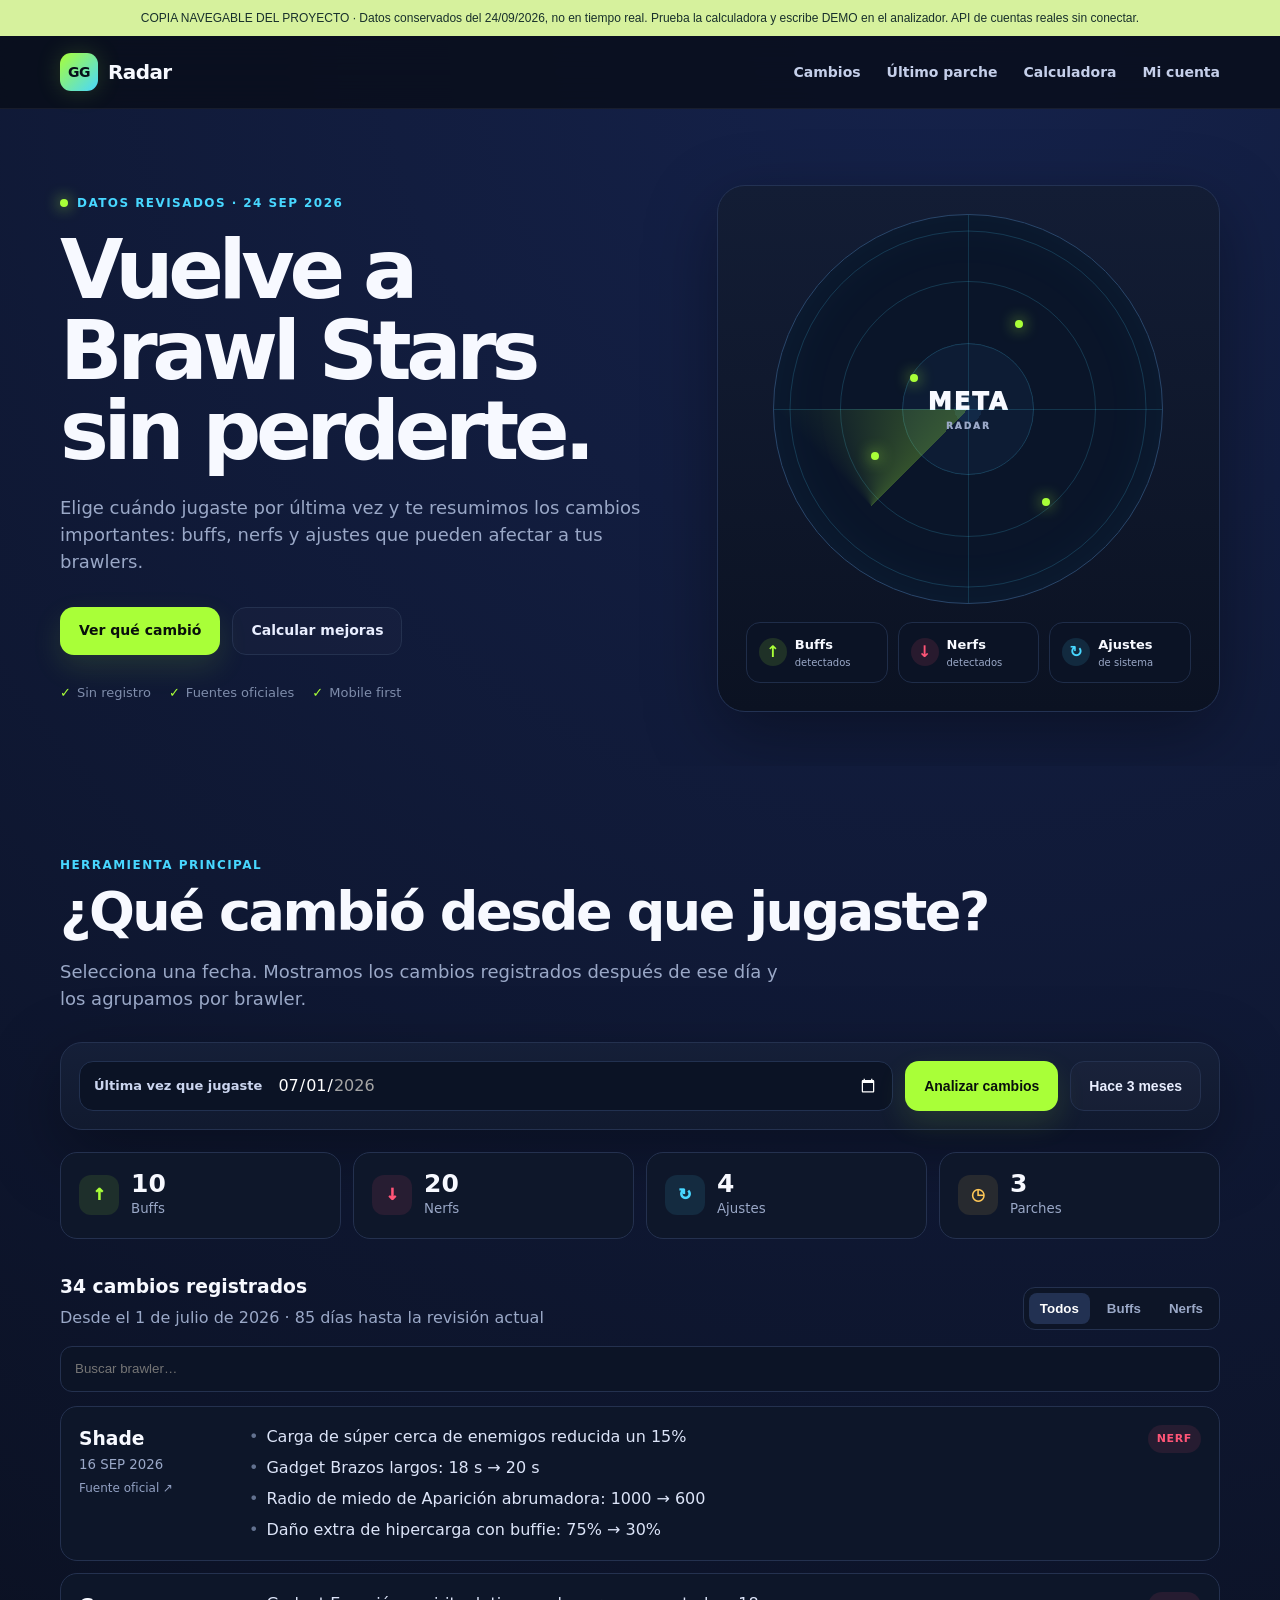
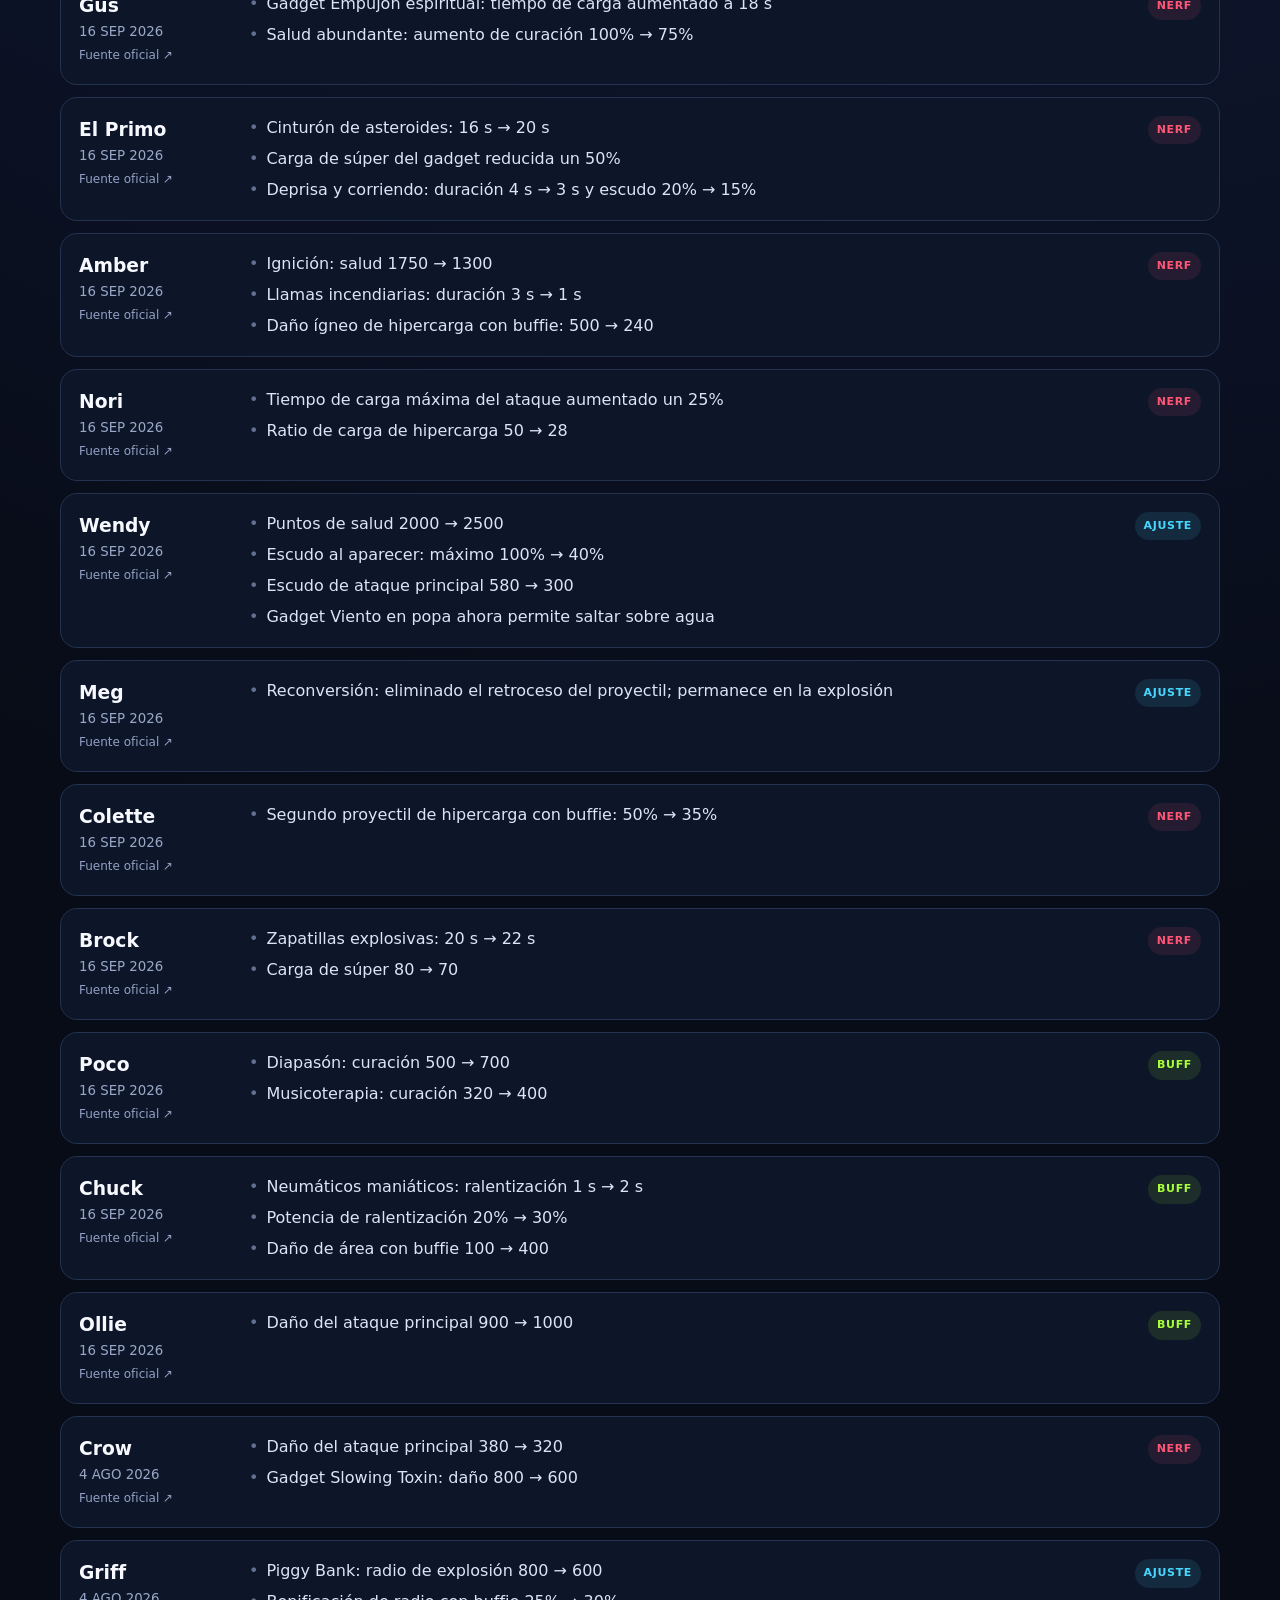
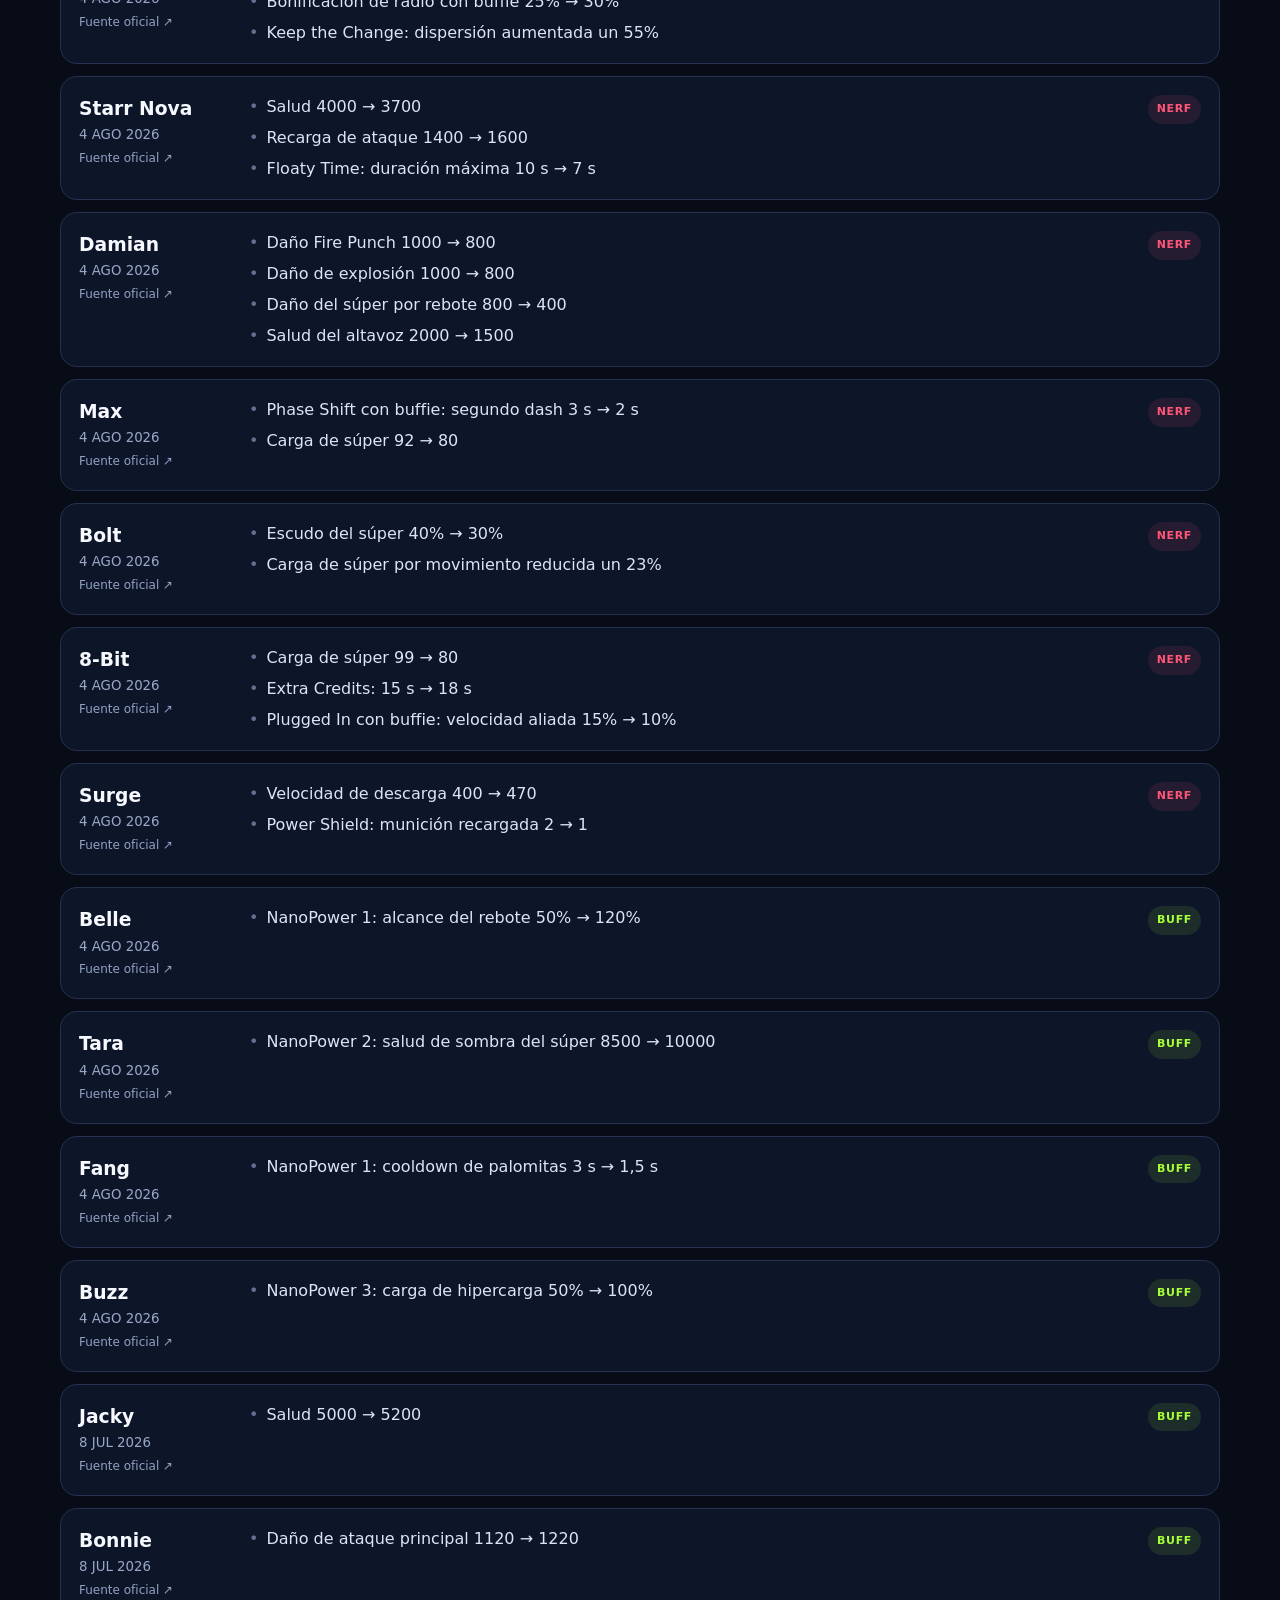
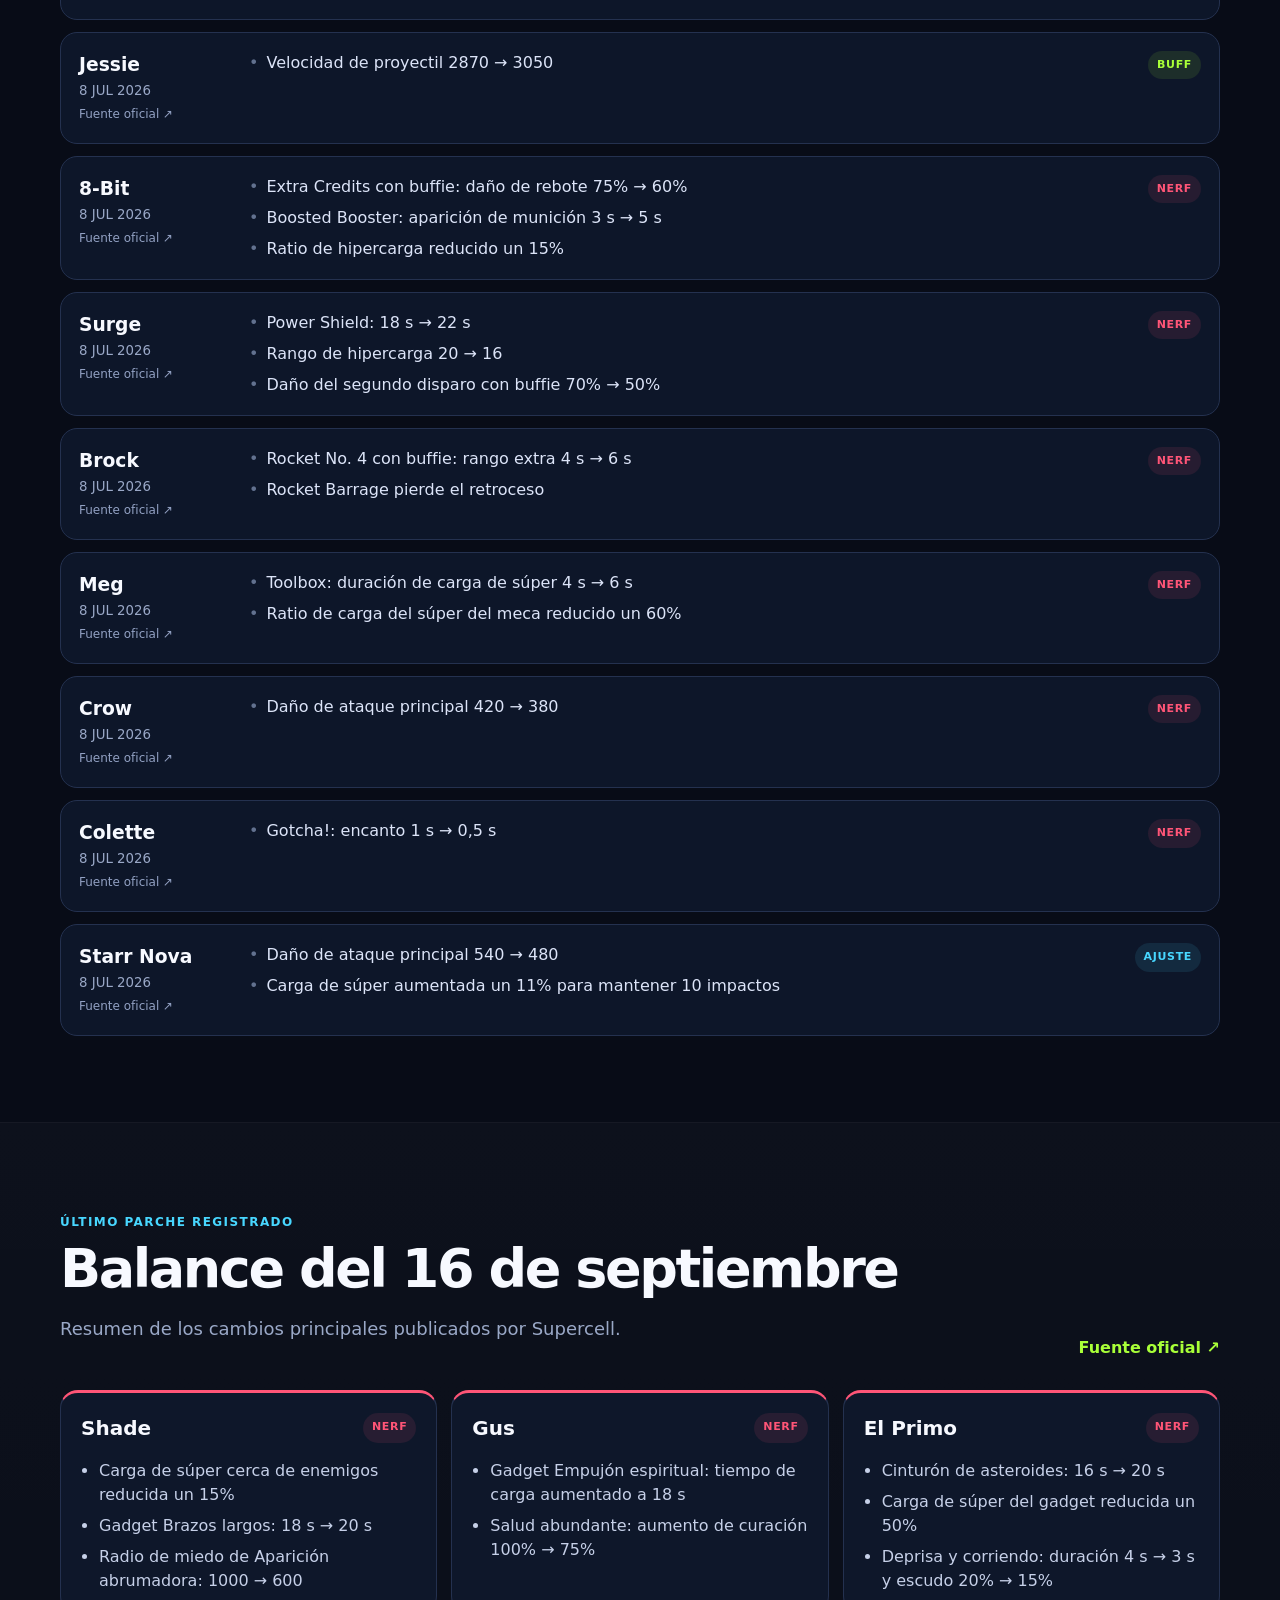
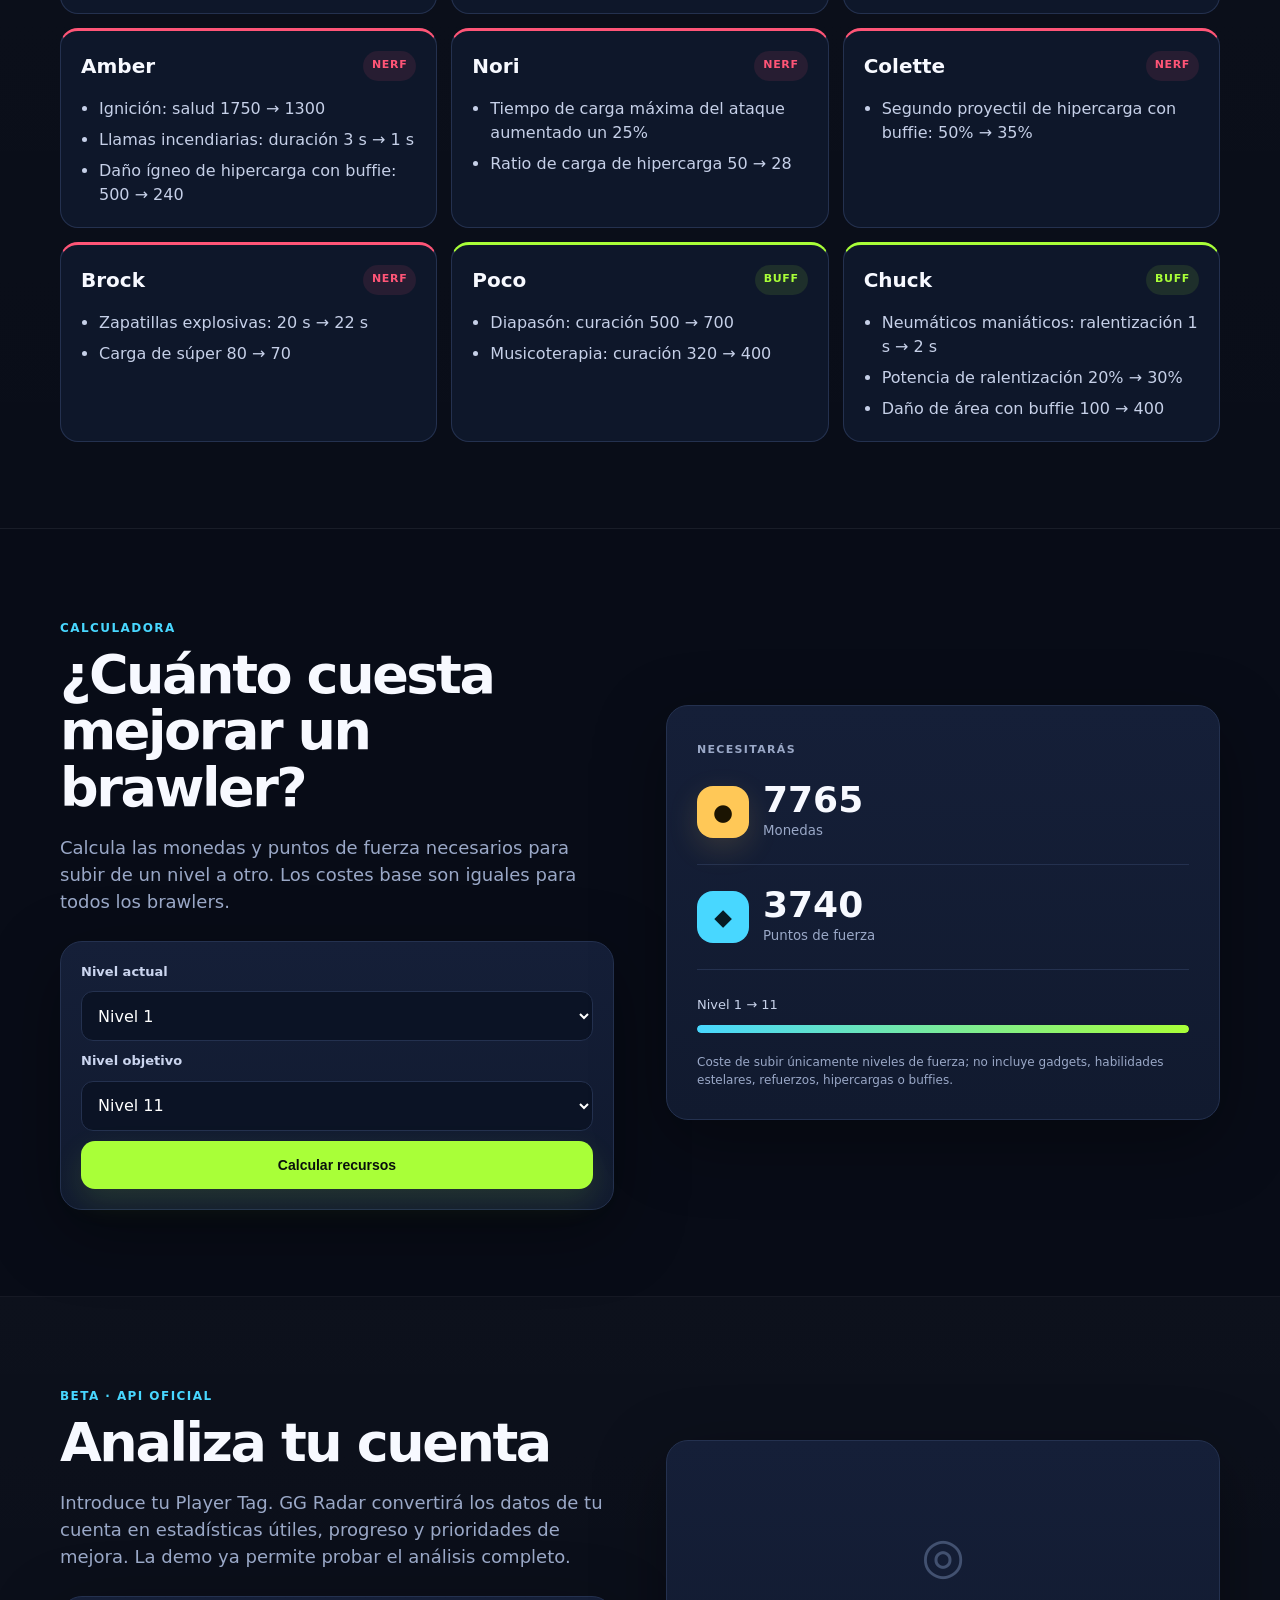
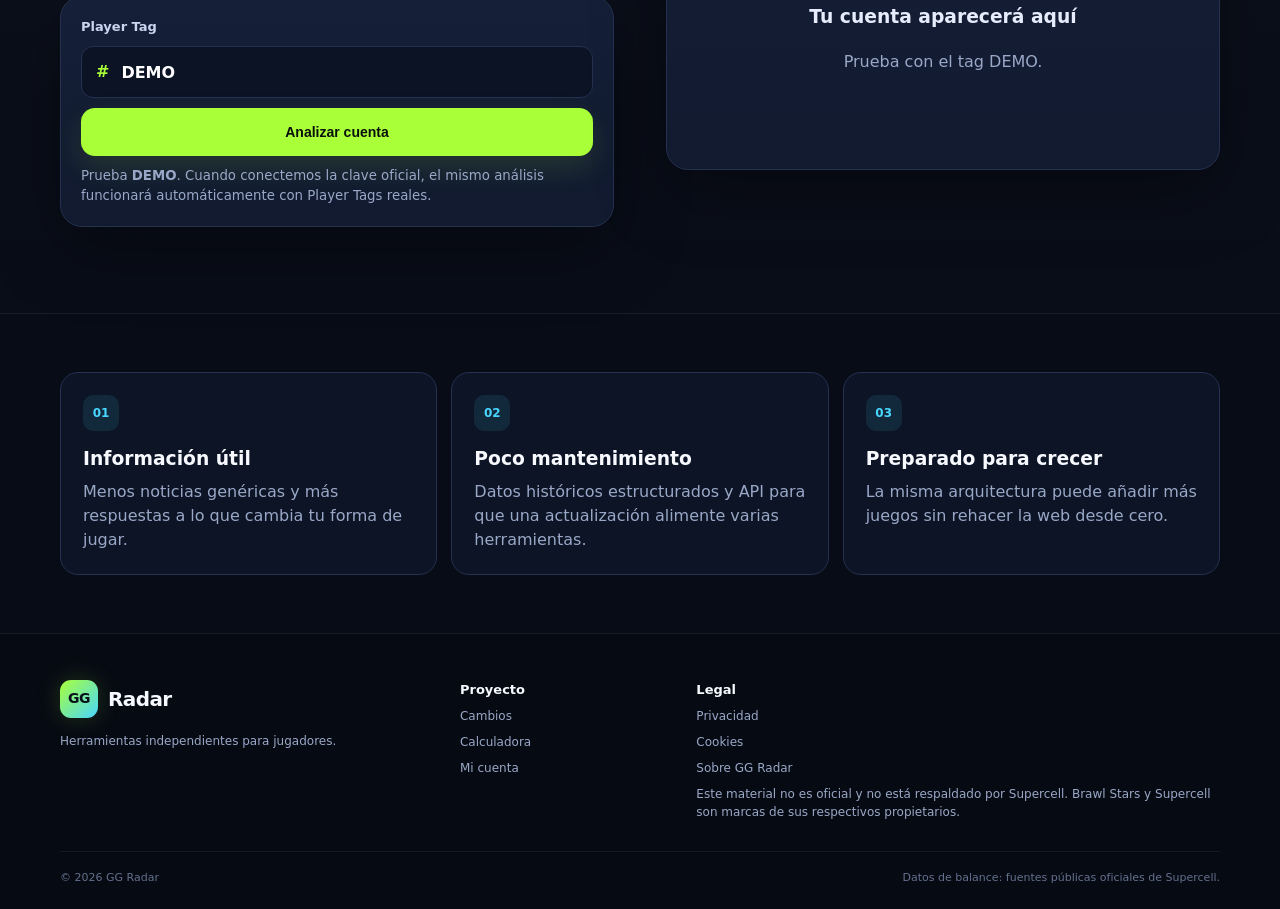
<file: apps/gg.html>
<!doctype html>
<html lang="es">
<head><meta http-equiv="Content-Security-Policy" content="default-src 'none'; script-src 'unsafe-inline'; style-src 'unsafe-inline'; img-src data: blob:; font-src data:; connect-src 'none'; form-action 'none'; base-uri 'none'"><meta name="robots" content="noindex,nofollow">
  <meta charset="utf-8" />
  <meta name="viewport" content="width=device-width, initial-scale=1" />
  <meta name="theme-color" content="#0b1020" />
  <meta name="description" content="Descubre los cambios de Brawl Stars desde la última vez que jugaste, revisa buffs y nerfs y calcula recursos de mejora." />
  <meta name="robots" content="index,follow" />
  <meta property="og:title" content="GG Radar — Cambios y herramientas para Brawl Stars" />
  <meta property="og:description" content="Qué cambió desde que jugaste, buffs, nerfs y calculadora de mejoras." />
  <meta property="og:type" content="website" />
  <meta property="og:url" content="https://kalidgpt-sketch.github.io/gg-radar/" />
  <link rel="canonical" href="https://kalidgpt-sketch.github.io/gg-radar/" />
  <title>GG Radar — Cambios y herramientas para Brawl Stars</title>
  <script type="application/ld+json">
  {
    "@context":"https://schema.org",
    "@type":"WebApplication",
    "name":"GG Radar",
    "url":"https://kalidgpt-sketch.github.io/gg-radar/",
    "applicationCategory":"GameApplication",
    "operatingSystem":"Web",
    "description":"Herramientas independientes para jugadores de Brawl Stars: cambios de balance, calculadora de mejoras y análisis de cuenta."
  }
  </script>
  <style>:root{
  --bg:#080c17; --bg-2:#0d1324; --card:#111a2f; --card-2:#151f38; --line:#24314f;
  --text:#f7f9ff; --muted:#9aa8c7; --lime:#a9ff38; --cyan:#48d7ff; --red:#ff5577; --amber:#ffc857;
  --radius:22px; --shadow:0 22px 70px rgba(0,0,0,.35);
}
*{box-sizing:border-box}
html{scroll-behavior:smooth}
body{margin:0;background:radial-gradient(circle at 75% 0,#15224b 0,transparent 28%),var(--bg);color:var(--text);font-family:Inter,ui-sans-serif,system-ui,-apple-system,BlinkMacSystemFont,"Segoe UI",sans-serif;line-height:1.5}
a{color:inherit;text-decoration:none}.shell{width:min(1160px,calc(100% - 36px));margin-inline:auto}.skip-link{position:absolute;left:-999px;top:0}.skip-link:focus{left:16px;top:16px;z-index:100;background:#fff;color:#000;padding:10px 14px;border-radius:10px}
.site-header{position:sticky;top:0;z-index:40;background:rgba(8,12,23,.76);backdrop-filter:blur(18px);border-bottom:1px solid rgba(255,255,255,.06)}.nav-wrap{height:72px;display:flex;align-items:center;gap:28px}.brand{display:inline-flex;align-items:center;gap:10px;font-weight:900;font-size:20px;letter-spacing:-.03em}.brand-mark{display:grid;place-items:center;width:38px;height:38px;border-radius:11px;background:linear-gradient(135deg,var(--lime),var(--cyan));color:#07101a;font-size:14px;box-shadow:0 0 24px rgba(169,255,56,.18)}.nav{display:flex;gap:26px;margin-left:auto;color:#c5cfea;font-size:14px;font-weight:650}.nav a:hover{color:#fff}.menu-btn{display:none;margin-left:auto;border:1px solid var(--line);background:var(--card);color:#fff;border-radius:10px;padding:8px 11px;font-size:20px}
.hero{padding:76px 0 54px;overflow:hidden}.hero-grid{display:grid;grid-template-columns:1.08fr .92fr;gap:66px;align-items:center}.eyebrow,.kicker{font-size:12px;font-weight:800;letter-spacing:.12em;text-transform:uppercase;color:var(--cyan)}.eyebrow{display:flex;align-items:center;gap:9px}.live-dot{width:8px;height:8px;border-radius:50%;background:var(--lime);box-shadow:0 0 15px var(--lime)}h1{font-size:clamp(47px,7vw,82px);line-height:.98;letter-spacing:-.065em;margin:18px 0 22px;max-width:790px}h2{font-size:clamp(34px,4.5vw,54px);letter-spacing:-.045em;line-height:1.04;margin:8px 0 14px}h3{margin:0}.hero-lead,.section-copy,.section-heading p{font-size:18px;color:var(--muted);max-width:720px}.hero-actions{display:flex;gap:12px;margin-top:32px}.button{display:inline-flex;align-items:center;justify-content:center;min-height:48px;border-radius:14px;border:1px solid transparent;padding:0 18px;font-weight:800;font-size:14px;cursor:pointer;transition:.2s transform,.2s background,.2s border-color}.button:hover{transform:translateY(-2px)}.button.primary{background:var(--lime);color:#09100c;box-shadow:0 12px 30px rgba(169,255,56,.12)}.button.ghost{border-color:var(--line);background:rgba(255,255,255,.02);color:#e9eeff}.button.full{width:100%}.trust-row{display:flex;gap:18px;margin-top:28px;color:#7f8dab;font-size:13px}.trust-row span:before{content:"✓";color:var(--lime);margin-right:6px}
.radar-card{background:linear-gradient(180deg,#131d35,#0b1222);border:1px solid #233253;border-radius:28px;padding:28px;box-shadow:var(--shadow);position:relative}.radar{width:min(390px,100%);aspect-ratio:1;margin:auto;border-radius:50%;position:relative;overflow:hidden;background:radial-gradient(circle,#122947 0 5%,#0d1c34 5% 24%,#0a1529 24%);border:1px solid #29466a;box-shadow:inset 0 0 65px rgba(72,215,255,.05)}.radar-ring{position:absolute;inset:50%;transform:translate(-50%,-50%);border:1px solid rgba(72,215,255,.18);border-radius:50%}.ring-1{width:34%;height:34%}.ring-2{width:66%;height:66%}.ring-3{width:92%;height:92%}.radar:before,.radar:after{content:"";position:absolute;background:rgba(72,215,255,.16)}.radar:before{width:1px;height:100%;left:50%}.radar:after{height:1px;width:100%;top:50%}.radar-sweep{position:absolute;inset:50% 50% auto auto;width:50%;height:50%;transform-origin:100% 100%;background:conic-gradient(from 45deg,transparent 0 75%,rgba(169,255,56,.26));animation:sweep 5.8s linear infinite}.blip{position:absolute;width:8px;height:8px;border-radius:50%;background:var(--lime);box-shadow:0 0 15px var(--lime)}.b1{top:27%;left:62%}.b2{top:61%;left:25%}.b3{top:73%;left:69%}.b4{top:41%;left:35%}.radar-center{position:absolute;inset:0;display:grid;place-content:center;text-align:center;font-size:24px;font-weight:950;letter-spacing:.08em}.radar-center small{font-size:9px;color:var(--muted)}@keyframes sweep{to{transform:rotate(360deg)}}.signal-list{display:grid;grid-template-columns:repeat(3,1fr);gap:10px;margin-top:18px}.signal-list div{padding:12px;border-radius:14px;background:#0b1325;border:1px solid #1f2d49;display:grid;grid-template-columns:auto 1fr;column-gap:8px;align-items:center}.signal-list b{font-size:13px}.signal-list small{grid-column:2;color:var(--muted);font-size:10px}.signal{grid-row:1/3;width:28px;height:28px;border-radius:50%;display:grid;place-items:center;font-weight:900}.signal.buff{background:rgba(169,255,56,.13);color:var(--lime)}.signal.nerf{background:rgba(255,85,119,.12);color:var(--red)}.signal.neutral{background:rgba(72,215,255,.12);color:var(--cyan)}
.section{padding:86px 0}.section.alt{background:linear-gradient(180deg,rgba(255,255,255,.018),rgba(255,255,255,.005));border-block:1px solid rgba(255,255,255,.05)}.section.compact{padding:58px 0}.section-heading{margin-bottom:30px}.section-heading.split{display:flex;align-items:end;justify-content:space-between;gap:30px}.text-link{color:var(--lime);font-weight:800;white-space:nowrap}.tool-card,.calc-result-card,.account-card{border-radius:var(--radius);background:linear-gradient(180deg,var(--card-2),var(--card));border:1px solid var(--line);box-shadow:var(--shadow)}.date-tool{display:grid;grid-template-columns:1fr auto auto;gap:12px;padding:18px}.date-input-wrap{display:grid;grid-template-columns:auto 1fr;align-items:center;gap:14px;background:#0b1325;border:1px solid #223150;border-radius:14px;padding:0 14px}.date-input-wrap label,.calc-form label,.account-form label{font-size:13px;font-weight:750;color:#cbd5ef}.date-input-wrap input{height:48px;background:transparent;border:0;color:#fff;font-weight:800;font:inherit;outline:0;color-scheme:dark}.results{margin-top:22px}.hidden{display:none}.summary-grid{display:grid;grid-template-columns:repeat(4,1fr);gap:12px}.metric{display:flex;gap:12px;align-items:center;padding:18px;background:#0e172a;border:1px solid var(--line);border-radius:17px}.metric-icon{width:40px;height:40px;border-radius:12px;display:grid;place-items:center;font-weight:950}.buff-bg{color:var(--lime);background:rgba(169,255,56,.1)}.nerf-bg{color:var(--red);background:rgba(255,85,119,.1)}.neutral-bg{color:var(--cyan);background:rgba(72,215,255,.1)}.date-bg{color:var(--amber);background:rgba(255,200,87,.1)}.metric strong{display:block;font-size:25px;line-height:1}.metric small{color:var(--muted)}.result-topline{display:flex;justify-content:space-between;align-items:end;gap:20px;margin:34px 0 16px}.result-topline p{color:var(--muted);margin:5px 0 0}.filter-tabs{display:flex;gap:6px;padding:5px;background:#0d1527;border:1px solid var(--line);border-radius:12px}.filter{border:0;background:transparent;color:var(--muted);padding:8px 11px;border-radius:8px;font-weight:750;cursor:pointer}.filter.active{background:#223152;color:#fff}.search-row input{width:100%;height:46px;border-radius:12px;border:1px solid var(--line);background:#0c1426;color:#fff;padding:0 14px;outline:0}.changes-list{display:grid;gap:12px;margin-top:14px}.change-card{background:#0d1629;border:1px solid var(--line);border-radius:17px;padding:18px;display:grid;grid-template-columns:150px 1fr auto;gap:20px;align-items:start}.change-head small{display:block;color:var(--muted);margin-top:2px}.change-details{display:grid;gap:7px;color:#dce4f8}.change-detail{display:flex;gap:8px;align-items:flex-start}.change-detail:before{content:"•";color:#62718f}.pill{border-radius:100px;padding:6px 9px;font-size:11px;font-weight:900;text-transform:uppercase;letter-spacing:.06em}.pill.buff{background:rgba(169,255,56,.1);color:var(--lime)}.pill.nerf{background:rgba(255,85,119,.1);color:var(--red)}.pill.adjust{background:rgba(72,215,255,.1);color:var(--cyan)}.source-link{font-size:12px;color:#92a1c3}.empty-state{text-align:center;padding:36px;border:1px dashed var(--line);border-radius:16px;color:var(--muted)}
.patch-grid{display:grid;grid-template-columns:repeat(3,1fr);gap:14px}.patch-card{padding:20px;background:#0e172a;border:1px solid var(--line);border-radius:18px}.patch-card .top{display:flex;justify-content:space-between;gap:12px;margin-bottom:16px}.patch-card h3{font-size:20px}.patch-card ul{padding-left:18px;color:#c6d0e8;margin:0}.patch-card li+li{margin-top:7px}.patch-card.nerf{border-top:3px solid var(--red)}.patch-card.buff{border-top:3px solid var(--lime)}
.ad-shell{padding-block:18px}.ad-shell[hidden]{display:none}.ad-slot{display:grid;place-items:center;text-align:center;border:1px dashed #31415f;border-radius:14px;color:#71809e;background:rgba(255,255,255,.018);letter-spacing:.12em;font-size:11px;overflow:hidden}.ad-slot span{font-weight:900}.ad-slot small{letter-spacing:0;font-size:9px}.ads-enabled .ad-wide{min-height:100px}.ads-enabled .ad-mid{min-height:120px}.ad-slot .adsbygoogle{display:block;width:100%;min-height:inherit}.privacy-choices{border:0;background:transparent;color:#c5cfea;padding:0;text-align:left;font:inherit;cursor:pointer}.privacy-choices:hover{color:#fff;text-decoration:underline}
.two-col{display:grid;grid-template-columns:1fr 1fr;gap:52px;align-items:center}.calc-form,.account-form{padding:20px;display:grid;gap:10px;margin-top:26px}.calc-form select{height:50px;border-radius:12px;border:1px solid var(--line);background:#0b1325;color:#fff;padding:0 12px;font:inherit}.calc-result-card{padding:30px}.calc-label{color:var(--muted);font-size:11px;font-weight:900;letter-spacing:.12em}.resource{display:flex;align-items:center;gap:14px;padding:22px 0;border-bottom:1px solid var(--line)}.resource strong{display:block;font-size:36px;line-height:1}.resource small{color:var(--muted)}.coin-icon,.pp-icon{width:52px;height:52px;border-radius:16px;display:grid;place-items:center;font-size:23px}.coin-icon{color:#1b1402;background:var(--amber);box-shadow:0 10px 30px rgba(255,200,87,.15)}.pp-icon{color:#061b24;background:var(--cyan)}.level-track{margin-top:22px}.level-track>span{font-size:13px;color:#c7d1e9}.track{height:8px;background:#0a1120;border-radius:99px;overflow:hidden;margin-top:9px}.track span{display:block;height:100%;width:100%;background:linear-gradient(90deg,var(--cyan),var(--lime));border-radius:99px}.calc-result-card p{color:var(--muted);font-size:12px;margin:20px 0 0}
.tag-line{display:flex;align-items:center;background:#0b1325;border:1px solid var(--line);border-radius:12px;padding-left:14px;font-weight:900;color:var(--lime)}.tag-line input{height:50px;flex:1;border:0;background:transparent;color:#fff;font:inherit;font-weight:850;outline:0;padding:0 12px}.account-form small{color:var(--muted)}.account-card{min-height:330px;padding:26px}.account-empty{height:100%;min-height:275px;display:grid;place-content:center;text-align:center;color:var(--muted)}.account-empty span{font-size:50px;color:#425170}.account-empty h3{color:#e6ecfb;margin:9px 0 3px}.profile-head{display:flex;justify-content:space-between;gap:16px;align-items:start;padding-bottom:18px;border-bottom:1px solid var(--line)}.profile-head h3{font-size:28px}.profile-tag{color:var(--muted)}.trophy{padding:8px 12px;border-radius:11px;background:rgba(255,200,87,.1);color:var(--amber);font-weight:900}.profile-stats{display:grid;grid-template-columns:repeat(3,1fr);gap:9px;margin-top:16px}.profile-stat{padding:14px;background:#0b1325;border:1px solid var(--line);border-radius:14px}.profile-stat strong{display:block;font-size:19px}.profile-stat small{color:var(--muted)}.affected{margin-top:18px}.affected h4{margin:0 0 8px}.affected-row{display:flex;justify-content:space-between;gap:10px;padding:10px 0;border-top:1px solid rgba(255,255,255,.05);font-size:13px}.affected-row span:last-child{color:var(--muted)}
.account-section-title{margin:22px 0 10px;font-size:14px;color:#e8eefc}
.account-note{margin:12px 0 0;padding:11px 12px;border:1px solid rgba(72,215,255,.16);border-radius:12px;background:rgba(72,215,255,.05);color:#9cacca;font-size:11px;line-height:1.5}
.progress-panel{margin-top:18px;padding:16px;background:#0b1325;border:1px solid var(--line);border-radius:15px}
.progress-top{display:flex;justify-content:space-between;gap:12px;align-items:end}.progress-top strong{font-size:17px}.progress-top span{font-size:12px;color:var(--muted)}
.account-progress{height:8px;margin:10px 0 12px;border-radius:99px;background:#17213a;overflow:hidden}.account-progress>span{display:block;height:100%;border-radius:inherit;background:linear-gradient(90deg,var(--cyan),var(--lime))}
.progress-meta{display:grid;grid-template-columns:repeat(3,1fr);gap:8px}.progress-meta div{padding:9px;border-radius:10px;background:#101a2f}.progress-meta b{display:block;font-size:14px}.progress-meta small{color:var(--muted);font-size:10px}
.resource-summary{display:grid;grid-template-columns:1fr 1fr;gap:9px;margin-top:10px}.resource-mini{padding:12px;border-radius:12px;background:#0b1325;border:1px solid var(--line)}.resource-mini strong{display:block;font-size:18px}.resource-mini small{color:var(--muted)}
.priority-list{display:grid;gap:10px}.priority-card{display:grid;grid-template-columns:auto 1fr auto;gap:12px;align-items:start;padding:13px;background:#0b1325;border:1px solid var(--line);border-radius:14px}.priority-rank{width:30px;height:30px;display:grid;place-items:center;border-radius:9px;background:rgba(169,255,56,.1);color:var(--lime);font-size:12px;font-weight:900}.priority-card h5{margin:0 0 4px;font-size:14px}.priority-card p{margin:0;color:var(--muted);font-size:11px;line-height:1.45}.priority-cost{text-align:right;font-size:11px;color:#aab6d1}.priority-cost b{display:block;color:#fff;font-size:12px}
.patch-impact{font-weight:800}.patch-impact.buff{color:var(--lime)}.patch-impact.nerf{color:var(--red)}.patch-impact.adjust{color:var(--cyan)}
@media (max-width:680px){.priority-card{grid-template-columns:auto 1fr}.priority-cost{grid-column:2;text-align:left}.progress-meta{grid-template-columns:1fr}.resource-summary{grid-template-columns:1fr 1fr}}
.why-grid{display:grid;grid-template-columns:repeat(3,1fr);gap:14px}.why-grid article{padding:22px;border:1px solid var(--line);border-radius:18px;background:#0c1425}.why-grid article>span{display:inline-grid;place-items:center;width:36px;height:36px;border-radius:10px;background:rgba(72,215,255,.1);color:var(--cyan);font-weight:900;font-size:12px}.why-grid h3{margin:14px 0 6px}.why-grid p{margin:0;color:var(--muted)}
.footer{border-top:1px solid rgba(255,255,255,.07);padding:46px 0 22px;background:#060a13}.footer-grid{display:grid;grid-template-columns:1.1fr .6fr 1.6fr;gap:40px}.footer-grid>div{display:flex;flex-direction:column;align-items:flex-start;gap:8px}.footer-grid strong{font-size:13px}.footer-grid a:not(.brand),.footer-grid p{font-size:12px;color:var(--muted);margin:0}.footer-brand{margin-bottom:6px}.legal{max-width:560px}.footer-bottom{margin-top:30px;padding-top:18px;border-top:1px solid rgba(255,255,255,.06);display:flex;justify-content:space-between;color:#64718e;font-size:11px}
@media (max-width:900px){.hero-grid,.two-col{grid-template-columns:1fr}.hero-grid{gap:38px}.radar-card{max-width:590px}.patch-grid{grid-template-columns:1fr 1fr}.date-tool{grid-template-columns:1fr 1fr}.date-input-wrap{grid-column:1/-1}.summary-grid{grid-template-columns:1fr 1fr}.change-card{grid-template-columns:120px 1fr}.change-card .pill{grid-column:2;justify-self:start}.footer-grid{grid-template-columns:1fr 1fr}.footer-grid>div:last-child{grid-column:1/-1}}
@media (max-width:680px){.shell{width:min(100% - 24px,1160px)}.site-header{position:sticky}.nav{display:none;position:absolute;top:64px;left:12px;right:12px;background:#10182b;border:1px solid var(--line);border-radius:14px;padding:12px;flex-direction:column;gap:0;box-shadow:var(--shadow)}.nav.open{display:flex}.nav a{padding:12px}.menu-btn{display:block}.hero{padding-top:46px}.hero-actions{flex-direction:column}.trust-row{flex-wrap:wrap}.radar-card{padding:18px}.signal-list{grid-template-columns:1fr}.section{padding:64px 0}.section-heading.split{align-items:flex-start;flex-direction:column}.date-tool{grid-template-columns:1fr}.date-input-wrap{grid-column:auto;grid-template-columns:1fr}.summary-grid,.patch-grid,.why-grid{grid-template-columns:1fr}.result-topline{align-items:flex-start;flex-direction:column}.change-card{grid-template-columns:1fr;gap:10px}.change-card .pill{grid-column:auto}.filter-tabs{width:100%}.filter{flex:1}.footer-grid{grid-template-columns:1fr}.footer-grid>div:last-child{grid-column:auto}.footer-bottom{gap:8px;flex-direction:column}.profile-stats{grid-template-columns:1fr 1fr}.resource strong{font-size:30px}}
@media (prefers-reduced-motion:reduce){html{scroll-behavior:auto}.radar-sweep{animation:none}.button{transition:none}}

</style>
<script>window.addEventListener('error',function(){parent.postMessage({type:'portfolio-app-error'},'*')});window.addEventListener('keydown',function(e){if(e.key!=='Escape')return;setTimeout(function(){if(!e.defaultPrevented&&!document.querySelector('dialog[open],[role=dialog][data-state=open]'))parent.postMessage({type:'portfolio-app-escape'},'*')},0)});document.addEventListener('click',function(e){if(e.defaultPrevented)return;const a=e.target.closest('a[href]');if(!a)return;const href=a.getAttribute('href');if(href&&href.startsWith('#')){const target=document.getElementById(href.slice(1));if(target){e.preventDefault();target.scrollIntoView({behavior:matchMedia('(prefers-reduced-motion:reduce)').matches?'auto':'smooth',block:'start'})}}});</script></head>
<body><div style="background:#d6f19d;color:#18302c;padding:9px 20px;text-align:center;font:12px Arial;line-height:1.5">COPIA NAVEGABLE DEL PROYECTO · Datos conservados del 24/09/2026, no en tiempo real. Prueba la calculadora y escribe DEMO en el analizador. API de cuentas reales sin conectar.</div>
  <a class="skip-link" href="#main">Saltar al contenido</a>
  <header class="site-header">
    <div class="shell nav-wrap">
      <a class="brand" href="#inicio" aria-label="GG Radar, inicio">
        <span class="brand-mark">GG</span><span>Radar</span>
      </a>
      <nav class="nav" aria-label="Navegación principal">
        <a href="#cambios">Cambios</a>
        <a href="#parche">Último parche</a>
        <a href="#calculadora">Calculadora</a>
        <a href="#cuenta">Mi cuenta</a>
      </nav>
      <button class="menu-btn" id="menuBtn" type="button" aria-label="Abrir menú" aria-expanded="false">☰</button>
    </div>
  </header>

  <main id="main">
    <section class="hero" id="inicio">
      <div class="shell hero-grid">
        <div class="hero-copy">
          <div class="eyebrow"><span class="live-dot"></span> Datos revisados · 24 SEP 2026</div>
          <h1>Vuelve a Brawl Stars sin perderte.</h1>
          <p class="hero-lead">Elige cuándo jugaste por última vez y te resumimos los cambios importantes: buffs, nerfs y ajustes que pueden afectar a tus brawlers.</p>
          <div class="hero-actions">
            <a class="button primary" href="#cambios">Ver qué cambió</a>
            <a class="button ghost" href="#calculadora">Calcular mejoras</a>
          </div>
          <div class="trust-row" aria-label="Características">
            <span>Sin registro</span><span>Fuentes oficiales</span><span>Mobile first</span>
          </div>
        </div>
        <div class="radar-card" aria-hidden="true">
          <div class="radar">
            <span class="radar-ring ring-1"></span><span class="radar-ring ring-2"></span><span class="radar-ring ring-3"></span>
            <span class="radar-sweep"></span>
            <span class="blip b1"></span><span class="blip b2"></span><span class="blip b3"></span><span class="blip b4"></span>
            <div class="radar-center">META<br><small>RADAR</small></div>
          </div>
          <div class="signal-list">
            <div><span class="signal buff">↑</span><b>Buffs</b><small>detectados</small></div>
            <div><span class="signal nerf">↓</span><b>Nerfs</b><small>detectados</small></div>
            <div><span class="signal neutral">↻</span><b>Ajustes</b><small>de sistema</small></div>
          </div>
        </div>
      </div>
    </section>

    <section class="section" id="cambios">
      <div class="shell">
        <div class="section-heading">
          <div>
            <span class="kicker">HERRAMIENTA PRINCIPAL</span>
            <h2>¿Qué cambió desde que jugaste?</h2>
            <p>Selecciona una fecha. Mostramos los cambios registrados después de ese día y los agrupamos por brawler.</p>
          </div>
        </div>

        <div class="tool-card date-tool">
          <div class="date-input-wrap">
            <label for="lastPlayed">Última vez que jugaste</label>
            <input id="lastPlayed" type="date" min="2026-03-01" max="2026-09-24" value="2026-07-01" />
          </div>
          <button class="button primary" id="scanChanges" type="button">Analizar cambios</button>
          <button class="button ghost" id="setMonth" type="button">Hace 3 meses</button>
        </div>

        <div id="changesResult" class="results hidden" aria-live="polite">
          <div class="summary-grid">
            <article class="metric"><span class="metric-icon buff-bg">↑</span><div><strong id="buffCount">0</strong><small>Buffs</small></div></article>
            <article class="metric"><span class="metric-icon nerf-bg">↓</span><div><strong id="nerfCount">0</strong><small>Nerfs</small></div></article>
            <article class="metric"><span class="metric-icon neutral-bg">↻</span><div><strong id="adjustCount">0</strong><small>Ajustes</small></div></article>
            <article class="metric"><span class="metric-icon date-bg">◷</span><div><strong id="patchCount">0</strong><small>Parches</small></div></article>
          </div>
          <div class="result-topline">
            <div><h3 id="resultTitle">Cambios encontrados</h3><p id="resultSubtitle"></p></div>
            <div class="filter-tabs" role="group" aria-label="Filtrar cambios">
              <button class="filter active" data-filter="all" type="button">Todos</button>
              <button class="filter" data-filter="buff" type="button">Buffs</button>
              <button class="filter" data-filter="nerf" type="button">Nerfs</button>
            </div>
          </div>
          <div class="search-row"><input id="brawlerSearch" type="search" placeholder="Buscar brawler…" aria-label="Buscar brawler" /></div>
          <div id="changesList" class="changes-list"></div>
        </div>
      </div>
    </section>

    <section class="ad-shell shell" data-ad-zone="after-changes" aria-label="Publicidad" hidden>
      <div class="ad-slot ad-wide" data-ad-container>
        <span>PUBLICIDAD</span><small>Espacio reservado · responsive</small>
      </div>
    </section>

    <section class="section alt" id="parche">
      <div class="shell">
        <div class="section-heading split">
          <div><span class="kicker">ÚLTIMO PARCHE REGISTRADO</span><h2>Balance del 16 de septiembre</h2><p>Resumen de los cambios principales publicados por Supercell.</p></div>
          <a class="text-link" href="https://supercell.com/en/games/brawlstars/es/blog/release-notes/notas-de-la-actualizaci%C3%B3n-de-agosto-de-2026/" target="_blank" rel="noopener">Fuente oficial ↗</a>
        </div>
        <div id="latestPatch" class="patch-grid"></div>
      </div>
    </section>

    <section class="ad-shell shell" data-ad-zone="between-tools" aria-label="Publicidad" hidden>
      <div class="ad-slot ad-mid" data-ad-container>
        <span>PUBLICIDAD</span><small>Espacio reservado · responsive</small>
      </div>
    </section>

    <section class="section" id="calculadora">
      <div class="shell two-col">
        <div>
          <span class="kicker">CALCULADORA</span>
          <h2>¿Cuánto cuesta mejorar un brawler?</h2>
          <p class="section-copy">Calcula las monedas y puntos de fuerza necesarios para subir de un nivel a otro. Los costes base son iguales para todos los brawlers.</p>
          <div class="tool-card calc-form">
            <label for="levelFrom">Nivel actual</label>
            <select id="levelFrom"></select>
            <label for="levelTo">Nivel objetivo</label>
            <select id="levelTo"></select>
            <button id="calcUpgrade" class="button primary full" type="button">Calcular recursos</button>
          </div>
        </div>
        <div class="calc-result-card" id="calcResult" aria-live="polite">
          <span class="calc-label">NECESITARÁS</span>
          <div class="resource"><span class="coin-icon">●</span><div><strong id="coinsResult">7.765</strong><small>Monedas</small></div></div>
          <div class="resource"><span class="pp-icon">◆</span><div><strong id="ppResult">3.740</strong><small>Puntos de fuerza</small></div></div>
          <div class="level-track"><span id="levelTrackLabel">Nivel 1 → 11</span><div class="track"><span id="levelTrackFill"></span></div></div>
          <p id="calcNote">Coste de subir únicamente niveles de fuerza; no incluye gadgets, habilidades estelares, refuerzos, hipercargas o buffies.</p>
        </div>
      </div>
    </section>

    <section class="section alt" id="cuenta">
      <div class="shell two-col account-grid">
        <div>
          <span class="kicker">BETA · API OFICIAL</span>
          <h2>Analiza tu cuenta</h2>
          <p class="section-copy">Introduce tu Player Tag. GG Radar convertirá los datos de tu cuenta en estadísticas útiles, progreso y prioridades de mejora. La demo ya permite probar el análisis completo.</p>
          <div class="tool-card account-form">
            <label for="playerTag">Player Tag</label>
            <div class="tag-line"><span>#</span><input id="playerTag" autocomplete="off" placeholder="2PQRV9" value="DEMO" /></div>
            <button id="analyzeAccount" class="button primary full" type="button">Analizar cuenta</button>
            <small>Prueba <b>DEMO</b>. Cuando conectemos la clave oficial, el mismo análisis funcionará automáticamente con Player Tags reales.</small>
          </div>
        </div>
        <div id="accountResult" class="account-card">
          <div class="account-empty"><span>◎</span><h3>Tu cuenta aparecerá aquí</h3><p>Prueba con el tag DEMO.</p></div>
        </div>
      </div>
    </section>

    <section class="ad-shell shell" data-ad-zone="after-account" aria-label="Publicidad" hidden>
      <div class="ad-slot ad-mid" data-ad-container>
        <span>PUBLICIDAD</span><small>Fase 2 · no activar al lanzamiento</small>
      </div>
    </section>

    <section class="section compact">
      <div class="shell">
        <div class="why-grid">
          <article><span>01</span><h3>Información útil</h3><p>Menos noticias genéricas y más respuestas a lo que cambia tu forma de jugar.</p></article>
          <article><span>02</span><h3>Poco mantenimiento</h3><p>Datos históricos estructurados y API para que una actualización alimente varias herramientas.</p></article>
          <article><span>03</span><h3>Preparado para crecer</h3><p>La misma arquitectura puede añadir más juegos sin rehacer la web desde cero.</p></article>
        </div>
      </div>
    </section>
  </main>

  <footer class="footer">
    <div class="shell footer-grid">
      <div><a class="brand footer-brand" href="#inicio"><span class="brand-mark">GG</span><span>Radar</span></a><p>Herramientas independientes para jugadores.</p></div>
      <div><strong>Proyecto</strong><a href="#cambios">Cambios</a><a href="#calculadora">Calculadora</a><a href="#cuenta">Mi cuenta</a></div>
      <div><strong>Legal</strong><a href="./privacy.html">Privacidad</a><a href="./cookies.html">Cookies</a><a href="./about.html">Sobre GG Radar</a><button class="privacy-choices" id="privacyChoices" type="button" hidden>Configuración de privacidad y cookies</button><p class="legal">Este material no es oficial y no está respaldado por Supercell. Brawl Stars y Supercell son marcas de sus respectivos propietarios.</p></div>
    </div>
    <div class="shell footer-bottom"><span>© 2026 GG Radar</span><span>Datos de balance: fuentes públicas oficiales de Supercell.</span></div>
  </footer>

  <script>// Configuración pública del frontend. Nunca pongas BRAWL_API_TOKEN aquí.
window.GG_RADAR_API_BASE = '';

// Infraestructura publicitaria preparada, pero DESACTIVADA.
// El loader exige TODOS los readiness gates antes de contactar con AdSense.
window.GG_RADAR_ADS = Object.freeze({
  enabled: false,
  client: '',
  provider: 'adsense',
  cmp: 'google',
  readiness: Object.freeze({
    productionDomainReady: false,
    siteApproved: false,
    cmpConfigured: false,
    adsTxtPublished: false
  }),
  activeZones: ['after-changes', 'between-tools'],
  slots: Object.freeze({
    'after-changes': '',
    'between-tools': '',
    'after-account': ''
  })
});

</script>
  <script>window.GGRadarData = {
  reviewedAt: '2026-09-24',
  patches: [
    {
      date:'2026-09-16', label:'16 SEP 2026', source:'https://supercell.com/en/games/brawlstars/es/blog/release-notes/notas-de-la-actualizaci%C3%B3n-de-agosto-de-2026/',
      changes:[
        {name:'Shade', type:'nerf', details:['Carga de súper cerca de enemigos reducida un 15%','Gadget Brazos largos: 18 s → 20 s','Radio de miedo de Aparición abrumadora: 1000 → 600','Daño extra de hipercarga con buffie: 75% → 30%']},
        {name:'Gus', type:'nerf', details:['Gadget Empujón espiritual: tiempo de carga aumentado a 18 s','Salud abundante: aumento de curación 100% → 75%']},
        {name:'El Primo', type:'nerf', details:['Cinturón de asteroides: 16 s → 20 s','Carga de súper del gadget reducida un 50%','Deprisa y corriendo: duración 4 s → 3 s y escudo 20% → 15%']},
        {name:'Amber', type:'nerf', details:['Ignición: salud 1750 → 1300','Llamas incendiarias: duración 3 s → 1 s','Daño ígneo de hipercarga con buffie: 500 → 240']},
        {name:'Nori', type:'nerf', details:['Tiempo de carga máxima del ataque aumentado un 25%','Ratio de carga de hipercarga 50 → 28']},
        {name:'Wendy', type:'adjust', details:['Puntos de salud 2000 → 2500','Escudo al aparecer: máximo 100% → 40%','Escudo de ataque principal 580 → 300','Gadget Viento en popa ahora permite saltar sobre agua']},
        {name:'Meg', type:'adjust', details:['Reconversión: eliminado el retroceso del proyectil; permanece en la explosión']},
        {name:'Colette', type:'nerf', details:['Segundo proyectil de hipercarga con buffie: 50% → 35%']},
        {name:'Brock', type:'nerf', details:['Zapatillas explosivas: 20 s → 22 s','Carga de súper 80 → 70']},
        {name:'Poco', type:'buff', details:['Diapasón: curación 500 → 700','Musicoterapia: curación 320 → 400']},
        {name:'Chuck', type:'buff', details:['Neumáticos maniáticos: ralentización 1 s → 2 s','Potencia de ralentización 20% → 30%','Daño de área con buffie 100 → 400']},
        {name:'Ollie', type:'buff', details:['Daño del ataque principal 900 → 1000']}
      ]
    },
    {
      date:'2026-08-04', label:'4 AGO 2026', source:'https://supercell.com/en/games/brawlstars/blog/release-notes/release-notes-june-2026/',
      changes:[
        {name:'Crow', type:'nerf', details:['Daño del ataque principal 380 → 320','Gadget Slowing Toxin: daño 800 → 600']},
        {name:'Griff', type:'adjust', details:['Piggy Bank: radio de explosión 800 → 600','Bonificación de radio con buffie 25% → 30%','Keep the Change: dispersión aumentada un 55%']},
        {name:'Starr Nova', type:'nerf', details:['Salud 4000 → 3700','Recarga de ataque 1400 → 1600','Floaty Time: duración máxima 10 s → 7 s']},
        {name:'Damian', type:'nerf', details:['Daño Fire Punch 1000 → 800','Daño de explosión 1000 → 800','Daño del súper por rebote 800 → 400','Salud del altavoz 2000 → 1500']},
        {name:'Max', type:'nerf', details:['Phase Shift con buffie: segundo dash 3 s → 2 s','Carga de súper 92 → 80']},
        {name:'Bolt', type:'nerf', details:['Escudo del súper 40% → 30%','Carga de súper por movimiento reducida un 23%']},
        {name:'8-Bit', type:'nerf', details:['Carga de súper 99 → 80','Extra Credits: 15 s → 18 s','Plugged In con buffie: velocidad aliada 15% → 10%']},
        {name:'Surge', type:'nerf', details:['Velocidad de descarga 400 → 470','Power Shield: munición recargada 2 → 1']},
        {name:'Belle', type:'buff', details:['NanoPower 1: alcance del rebote 50% → 120%']},
        {name:'Tara', type:'buff', details:['NanoPower 2: salud de sombra del súper 8500 → 10000']},
        {name:'Fang', type:'buff', details:['NanoPower 1: cooldown de palomitas 3 s → 1,5 s']},
        {name:'Buzz', type:'buff', details:['NanoPower 3: carga de hipercarga 50% → 100%']}
      ]
    },
    {
      date:'2026-07-08', label:'8 JUL 2026', source:'https://supercell.com/en/games/brawlstars/blog/release-notes/release-notes-june-2026/',
      changes:[
        {name:'Jacky', type:'buff', details:['Salud 5000 → 5200']},
        {name:'Bonnie', type:'buff', details:['Daño de ataque principal 1120 → 1220']},
        {name:'Jessie', type:'buff', details:['Velocidad de proyectil 2870 → 3050']},
        {name:'8-Bit', type:'nerf', details:['Extra Credits con buffie: daño de rebote 75% → 60%','Boosted Booster: aparición de munición 3 s → 5 s','Ratio de hipercarga reducido un 15%']},
        {name:'Surge', type:'nerf', details:['Power Shield: 18 s → 22 s','Rango de hipercarga 20 → 16','Daño del segundo disparo con buffie 70% → 50%']},
        {name:'Brock', type:'nerf', details:['Rocket No. 4 con buffie: rango extra 4 s → 6 s','Rocket Barrage pierde el retroceso']},
        {name:'Meg', type:'nerf', details:['Toolbox: duración de carga de súper 4 s → 6 s','Ratio de carga del súper del meca reducido un 60%']},
        {name:'Crow', type:'nerf', details:['Daño de ataque principal 420 → 380']},
        {name:'Colette', type:'nerf', details:['Gotcha!: encanto 1 s → 0,5 s']},
        {name:'Starr Nova', type:'adjust', details:['Daño de ataque principal 540 → 480','Carga de súper aumentada un 11% para mantener 10 impactos']}
      ]
    },
    {
      date:'2026-05-13', label:'13 MAY 2026', source:'https://supercell.com/en/games/brawlstars/es/blog/release-notes/notas-de-la-actualizaci%C3%B3n-de-abril-de-2026/',
      changes:[
        {name:'Damian', type:'adjust', details:['Ratio de hipercarga 20 → 35','Carga de súper 75 → 60','Fire Punch 1200 → 1000','Daño de arena 5 → 3']},
        {name:'Sirius', type:'nerf', details:['Salud 3700 → 3400']},
        {name:'Bull', type:'nerf', details:['Carga de súper 150 → 120','Tipo duro: umbral de salud 40% → 30%']},
        {name:'Crow', type:'nerf', details:['Cría cuervos: bonus de daño 40% → 30%','Reducción de curación 60% → 50%']},
        {name:'Chester', type:'nerf', details:['Carga de súper 100 → 90']},
        {name:'Najia', type:'nerf', details:['Charcos venenosos: 4 s → 2 s','Carga de súper 100 → 80','Ratio de hipercarga 40 → 35']},
        {name:'Lumi', type:'buff', details:['Velocidad de proyectil 3200 → 3500','Salud base 3100 → 3500']},
        {name:'Lola', type:'buff', details:['Penalización de daño del ego cerca de Lola reducida 50% → 35%']}
      ]
    },
    {
      date:'2026-03-30', label:'30 MAR 2026', source:'https://supercell.com/en/games/brawlstars/es/blog/release-notes/notas-de-la-actualizaci%C3%B3n-de-febrero-de-2026/',
      changes:[
        {name:'Clancy', type:'buff', details:['Salud 3500 → 3800','Dispersión fase 3: 250 → 100','Alcance 23 → 25','Tesoros del mar 15 s → 12 s','Retirada táctica 16 s → 13 s']},
        {name:'Gigi', type:'buff', details:['Carga de súper aumentada un 15%','Volatilización 18 s → 15 s','Coreografía impecable activa tras 2 s en vez de 3 s']},
        {name:'Najia', type:'nerf', details:['Primer golpe 400 → 300','Segundo golpe 800 → 600']},
        {name:'Crow', type:'nerf', details:['Velocidad de proyectil 3600 → 3261']},
        {name:'Bibi', type:'nerf', details:['Carga de súper 100 → 90','Ratio de hipercarga 50 → 40','Vitamin Booster 15 s → 20 s']},
        {name:'Bull', type:'nerf', details:['Salud base 5300 → 5000','Ratio de hipercarga 35 → 30']},
        {name:'Glowy', type:'nerf', details:['Alcance de ataque 24 → 20']},
        {name:'Spike', type:'nerf', details:['Daño de ataque principal 540 → 490']},
        {name:'Rico', type:'nerf', details:['Daño de ataque principal 320 → 300']}
      ]
    }
  ],
  upgradeCosts: {
    2:{pp:20,coins:20},3:{pp:30,coins:35},4:{pp:50,coins:75},5:{pp:80,coins:140},6:{pp:130,coins:290},
    7:{pp:210,coins:480},8:{pp:340,coins:800},9:{pp:550,coins:1250},10:{pp:890,coins:1875},11:{pp:1440,coins:2800}
  },
  demoProfile: {
    tag:'#DEMO', name:'Jugador Demo', trophies:58340, highestTrophies:60120, expLevel:227,
    brawlers:[
      {name:'Crow', power:11, trophies:912},{name:'Spike', power:11, trophies:884},{name:'Brock', power:10, trophies:821},
      {name:'Poco', power:9, trophies:756},{name:'Surge', power:11, trophies:803},{name:'Colette', power:10, trophies:744},
      {name:'Shelly', power:11, trophies:879},{name:'Jessie', power:9, trophies:711}
    ]
  }
};

</script>
  <script>(() => {
  const D = window.GGRadarData;
  const $ = (s) => document.querySelector(s);
  const $$ = (s) => [...document.querySelectorAll(s)];
  let currentFilter = 'all';
  let activeChanges = [];

  const esc = (v='') => String(v).replace(/[&<>'"]/g, c => ({'&':'&amp;','<':'&lt;','>':'&gt;',"'":'&#39;','"':'&quot;'}[c]));
  const fmt = n => new Intl.NumberFormat('es-ES').format(n);
  const toDate = s => new Date(`${s}T12:00:00`);
  const daysBetween = (a,b) => Math.max(0, Math.floor((toDate(b)-toDate(a))/86400000));

  const menuBtn = $('#menuBtn');
  const nav = $('.nav');
  menuBtn?.addEventListener('click', () => {
    const open = nav.classList.toggle('open');
    menuBtn.setAttribute('aria-expanded', open ? 'true' : 'false');
  });
  $$('.nav a').forEach(a => a.addEventListener('click', () => nav.classList.remove('open')));

  function flattenSince(dateStr){
    return D.patches.filter(p => p.date > dateStr).flatMap(p => p.changes.map(c => ({...c, patchDate:p.date, patchLabel:p.label, source:p.source})));
  }

  function renderChanges(){
    const q = ($('#brawlerSearch')?.value || '').trim().toLocaleLowerCase('es');
    const list = activeChanges.filter(c => (currentFilter === 'all' || c.type === currentFilter) && (!q || c.name.toLocaleLowerCase('es').includes(q)));
    const el = $('#changesList');
    if(!list.length){ el.innerHTML = '<div class="empty-state">No hay cambios que coincidan con este filtro.</div>'; return; }
    el.innerHTML = list.map(c => `
      <article class="change-card">
        <div class="change-head"><h3>${esc(c.name)}</h3><small>${esc(c.patchLabel)}</small><a class="source-link" target="_blank" rel="noopener" href="${esc(c.source)}">Fuente oficial ↗</a></div>
        <div class="change-details">${c.details.map(x=>`<div class="change-detail">${esc(x)}</div>`).join('')}</div>
        <span class="pill ${esc(c.type)}">${c.type === 'buff' ? 'Buff' : c.type === 'nerf' ? 'Nerf' : 'Ajuste'}</span>
      </article>`).join('');
  }

  function scan(dateStr){
    if(!dateStr) return;
    activeChanges = flattenSince(dateStr);
    const buffs = activeChanges.filter(c=>c.type==='buff').length;
    const nerfs = activeChanges.filter(c=>c.type==='nerf').length;
    const adjust = activeChanges.filter(c=>c.type==='adjust').length;
    const patches = new Set(activeChanges.map(c=>c.patchDate)).size;
    $('#buffCount').textContent = buffs; $('#nerfCount').textContent = nerfs; $('#adjustCount').textContent = adjust; $('#patchCount').textContent = patches;
    $('#resultTitle').textContent = activeChanges.length ? `${activeChanges.length} cambios registrados` : 'Sin cambios registrados';
    $('#resultSubtitle').textContent = `Desde el ${toDate(dateStr).toLocaleDateString('es-ES',{day:'numeric',month:'long',year:'numeric'})} · ${daysBetween(dateStr,D.reviewedAt)} días hasta la revisión actual`;
    $('#changesResult').classList.remove('hidden');
    currentFilter='all'; $$('.filter').forEach(x=>x.classList.toggle('active',x.dataset.filter==='all'));
    renderChanges();
  }

  $('#scanChanges')?.addEventListener('click',()=>scan($('#lastPlayed').value));
  $('#setMonth')?.addEventListener('click',()=>{ $('#lastPlayed').value='2026-06-24'; scan('2026-06-24'); });
  $('#brawlerSearch')?.addEventListener('input',renderChanges);
  $$('.filter').forEach(btn=>btn.addEventListener('click',()=>{ currentFilter=btn.dataset.filter; $$('.filter').forEach(x=>x.classList.toggle('active',x===btn)); renderChanges(); }));

  const latest = D.patches[0];
  const latestCards = [...latest.changes].sort((a,b)=>({nerf:0,buff:1,adjust:2}[a.type]-({nerf:0,buff:1,adjust:2}[b.type]))).slice(0,9);
  $('#latestPatch').innerHTML = latestCards.map(c=>`<article class="patch-card ${esc(c.type)}"><div class="top"><h3>${esc(c.name)}</h3><span class="pill ${esc(c.type)}">${c.type==='buff'?'Buff':c.type==='nerf'?'Nerf':'Ajuste'}</span></div><ul>${c.details.slice(0,3).map(d=>`<li>${esc(d)}</li>`).join('')}</ul></article>`).join('');

  const from=$('#levelFrom'), to=$('#levelTo');
  for(let i=1;i<=11;i++){ from.add(new Option(`Nivel ${i}`,i)); to.add(new Option(`Nivel ${i}`,i)); }
  from.value='1';to.value='11';
  function calc(){
    const a=+from.value,b=+to.value;
    if(b<=a){ $('#coinsResult').textContent='0'; $('#ppResult').textContent='0'; $('#calcNote').textContent='El nivel objetivo debe ser superior al actual.'; $('#levelTrackLabel').textContent=`Nivel ${a} → ${b}`; $('#levelTrackFill').style.width='0%'; return; }
    let coins=0,pp=0; for(let lvl=a+1;lvl<=b;lvl++){ coins+=D.upgradeCosts[lvl].coins; pp+=D.upgradeCosts[lvl].pp; }
    $('#coinsResult').textContent=fmt(coins); $('#ppResult').textContent=fmt(pp); $('#levelTrackLabel').textContent=`Nivel ${a} → ${b}`; $('#levelTrackFill').style.width=`${((b-a)/10)*100}%`;
    $('#calcNote').textContent='Coste de subir únicamente niveles de fuerza; no incluye gadgets, habilidades estelares, refuerzos, hipercargas o buffies.';
  }
  $('#calcUpgrade')?.addEventListener('click',calc); from.addEventListener('change',()=>{if(+to.value<=+from.value)to.value=String(Math.min(11,+from.value+1));calc()});to.addEventListener('change',calc);calc();

  function upgradeNeed(power,target=11){
    let coins=0,pp=0;
    const from=Math.max(1,Math.min(11,Number(power)||1));
    for(let lvl=from+1;lvl<=target;lvl++){
      const step=D.upgradeCosts[lvl];
      if(step){ coins+=step.coins; pp+=step.pp; }
    }
    return {coins,pp};
  }

  function latestChangeFor(name){
    return D.patches[0]?.changes?.find(c=>c.name.toLowerCase()===String(name||'').toLowerCase()) || null;
  }

  function priorityFor(b){
    const power=Number(b.power)||1;
    const trophies=Number(b.trophies)||0;
    const need=upgradeNeed(power,11);
    const change=latestChangeFor(b.name);
    let score=0;
    const reasons=[];

    if(power===10){ score+=34; reasons.push('Está a un solo nivel del máximo'); }
    else if(power===9){ score+=25; reasons.push('Ya está cerca del tramo final'); }
    else if(power===8){ score+=19; reasons.push('Una mejora abre el nivel 9'); }
    else if(power===7){ score+=15; reasons.push('Tiene una base de progreso sólida'); }
    else { score+=Math.max(4,power); reasons.push('Tiene margen claro de progresión'); }

    if(trophies>=850){ score+=28; reasons.push(`${fmt(trophies)} trofeos: parece uno de tus brawlers más usados`); }
    else if(trophies>=700){ score+=21; reasons.push(`${fmt(trophies)} trofeos: uso alto en tu cuenta`); }
    else if(trophies>=500){ score+=13; reasons.push(`${fmt(trophies)} trofeos: uso relevante`); }
    else { score+=Math.round(trophies/80); }

    if(need.coins<=2800){ score+=20; reasons.push('El salto a nivel 11 tiene un coste relativamente corto'); }
    else if(need.coins<=4675){ score+=14; }
    else if(need.coins<=5925){ score+=9; }
    else { score+=4; }

    if(change?.type==='buff'){ score+=24; reasons.unshift('Recibió un buff en el último parche'); }
    else if(change?.type==='nerf'){ score-=10; reasons.push('Recibió un nerf reciente; conviene revisar cómo se siente antes de gastar'); }
    else if(change?.type==='adjust'){ score+=4; reasons.push('Recibió un ajuste en el último parche'); }

    const high=Number(b.highestTrophies)||0;
    if(high && high-trophies>=100){ reasons.push(`Está ${fmt(high-trophies)} trofeos por debajo de su máximo personal`); }

    return {b,score,need,change,reasons:reasons.slice(0,3)};
  }

  function renderProfile(p){
    const brawlers=Array.isArray(p.brawlers)?p.brawlers:[];
    const latestNames=new Set((D.patches[0]?.changes||[]).map(c=>c.name.toLowerCase()));
    const affected=brawlers.filter(b=>latestNames.has(String(b.name).toLowerCase())).slice(0,6);
    const avgPower=brawlers.length?(brawlers.reduce((s,b)=>s+(Number(b.power)||0),0)/brawlers.length).toFixed(1):'—';
    const avgTrophies=brawlers.length?Math.round(brawlers.reduce((s,b)=>s+(Number(b.trophies)||0),0)/brawlers.length):0;
    const maxed=brawlers.filter(b=>Number(b.power)===11).length;
    const nearMax=brawlers.filter(b=>Number(b.power)>=9&&Number(b.power)<11).length;
    const developing=brawlers.filter(b=>Number(b.power)<9).length;
    const progress=brawlers.length?Math.round((brawlers.reduce((s,b)=>s+(Number(b.power)||1),0)/(brawlers.length*11))*100):0;

    const totalNeed=brawlers.reduce((acc,b)=>{
      const n=upgradeNeed(b.power,11);
      acc.coins+=n.coins; acc.pp+=n.pp;
      return acc;
    },{coins:0,pp:0});

    const priorities=brawlers
      .filter(b=>Number(b.power)<11)
      .map(priorityFor)
      .sort((a,b)=>b.score-a.score || Number(b.b.trophies)-Number(a.b.trophies))
      .slice(0,5);

    const exp=p.expLevel!=null?`<div class="profile-stat"><strong>${fmt(p.expLevel)}</strong><small>Nivel de experiencia</small></div>`:'';
    const wins=p['3vs3Victories']!=null?`<div class="profile-stat"><strong>${fmt(p['3vs3Victories'])}</strong><small>Victorias 3v3</small></div>`:'';

    $('#accountResult').innerHTML = `
      <div class="profile-head">
        <div><h3>${esc(p.name||'Jugador')}</h3><span class="profile-tag">${esc(p.tag||'')}</span></div>
        <span class="trophy">🏆 ${fmt(p.trophies||0)}</span>
      </div>

      <div class="profile-stats">
        <div class="profile-stat"><strong>${fmt(p.highestTrophies||p.trophies||0)}</strong><small>Máximo de trofeos</small></div>
        <div class="profile-stat"><strong>${esc(avgPower)}</strong><small>Nivel medio</small></div>
        <div class="profile-stat"><strong>${maxed}</strong><small>Brawlers nivel 11</small></div>
        <div class="profile-stat"><strong>${brawlers.length}</strong><small>Brawlers detectados</small></div>
        <div class="profile-stat"><strong>${fmt(avgTrophies)}</strong><small>Trofeos / brawler</small></div>
        ${exp}${wins}
      </div>

      <div class="progress-panel">
        <div class="progress-top"><div><small>PROGRESO DE POTENCIA</small><strong>${progress}% hacia nivel 11</strong></div><span>${maxed}/${brawlers.length||0} al máximo</span></div>
        <div class="account-progress"><span style="width:${progress}%"></span></div>
        <div class="progress-meta">
          <div><b>${maxed}</b><small>Nivel 11</small></div>
          <div><b>${nearMax}</b><small>Niveles 9–10</small></div>
          <div><b>${developing}</b><small>Niveles 1–8</small></div>
        </div>
      </div>

      <h4 class="account-section-title">Recursos para llevar tu cuenta detectada a nivel 11</h4>
      <div class="resource-summary">
        <div class="resource-mini"><strong>🪙 ${fmt(totalNeed.coins)}</strong><small>Monedas de mejora de nivel</small></div>
        <div class="resource-mini"><strong>◆ ${fmt(totalNeed.pp)}</strong><small>Puntos de fuerza</small></div>
      </div>
      <p class="account-note">Estimación basada solo en niveles de fuerza. No incluye gadgets, habilidades estelares, gears, hipercargas o buffies. La API no nos dice cuántas monedas o puntos de fuerza tienes, por lo que mostramos lo que necesitarías, no si puedes pagarlo ahora.</p>

      <h4 class="account-section-title">Prioridades de mejora</h4>
      <div class="priority-list">
        ${priorities.length?priorities.map((x,i)=>`
          <div class="priority-card">
            <span class="priority-rank">#${i+1}</span>
            <div>
              <h5>${esc(x.b.name)} · Nivel ${Number(x.b.power)||1} · 🏆 ${fmt(x.b.trophies||0)}</h5>
              <p>${x.reasons.map(esc).join(' · ')}</p>
              ${x.change?`<span class="patch-impact ${esc(x.change.type)}">${x.change.type==='buff'?'↑ Buff reciente':x.change.type==='nerf'?'↓ Nerf reciente':'↻ Ajuste reciente'}</span>`:''}
            </div>
            <div class="priority-cost"><b>→ Nv. 11</b>🪙 ${fmt(x.need.coins)}<br>◆ ${fmt(x.need.pp)}</div>
          </div>`).join(''):'<p class="source-link">Todos los brawlers detectados ya están al nivel 11.</p>'}
      </div>
      <p class="account-note">La prioridad es una heurística de GG Radar, no una tier list: combina tu nivel actual, trofeos, coste restante y cambios recientes. No intenta adivinar el meta competitivo.</p>

      <div class="affected"><h4>Afectados por el último parche</h4>
        ${affected.length ? affected.map(b=>{const ch=latestChangeFor(b.name);return `<div class="affected-row"><b>${esc(b.name)} · Nv. ${b.power}</b><span class="patch-impact ${esc(ch.type)}">${ch.type==='buff'?'↑ Buff':ch.type==='nerf'?'↓ Nerf':'↻ Ajuste'}</span></div>`}).join('') : '<p class="source-link">No encontramos coincidencias entre tus brawlers y nuestra selección de cambios principales del último parche.</p>'}
      </div>
    `;
  }

  function accountErrorView(error){
    const code=error?.code || 'UNKNOWN';
    const views={
      MISSING_PLAYER_TAG:['Falta el Player Tag','Escribe el tag que aparece debajo de tu nombre en Brawl Stars.'],
      INVALID_PLAYER_TAG:['Player Tag no válido',error?.message || 'Revisa el tag e inténtalo de nuevo.'],
      PLAYER_NOT_FOUND:['Jugador no encontrado','No encontramos una cuenta con ese Player Tag.'],
      RATE_LIMITED:['Demasiadas consultas','Espera un momento antes de volver a intentarlo.'],
      UPSTREAM_RATE_LIMITED:['API oficial ocupada','Brawl Stars está limitando temporalmente las consultas.'],
      UPSTREAM_TIMEOUT:['Brawl Stars tarda demasiado','La API oficial no respondió a tiempo. Prueba otra vez.'],
      UPSTREAM_UNAVAILABLE:['API oficial no disponible','Brawl Stars no está respondiendo correctamente en este momento.'],
      UPSTREAM_NETWORK:['Problema de conexión','Nuestro servidor no pudo conectar con la API oficial.'],
      UPSTREAM_AUTH_FAILED:['API todavía no autorizada','Falta terminar la autorización segura entre Fly.io y Brawl Stars Developer.'],
      API_NOT_CONFIGURED:['API todavía no conectada','El backend está preparado, pero falta activar la clave oficial de Brawl Stars.'],
      ORIGIN_NOT_ALLOWED:['Origen no permitido','La consulta fue bloqueada por seguridad.']
    };
    const [title,message]=views[code] || ['No se pudo consultar la cuenta',error?.message || 'Prueba de nuevo dentro de unos segundos.'];
    const ref=error?.requestId ? `<small>Referencia: ${esc(error.requestId)}</small>` : '';
    return `<div class="account-empty"><span>!</span><h3>${esc(title)}</h3><p>${esc(message)}</p>${ref}</div>`;
  }

  async function analyze(){
    const raw=$('#playerTag').value.trim();
    const cleaned=raw.replace(/^#/,'').toUpperCase();const tag=cleaned==='DEMO'?'DEMO':cleaned.replaceAll('O','0');
    if(!tag){return}
    const btn=$('#analyzeAccount'); const old=btn.textContent; btn.disabled=true;btn.textContent='Consultando…';
    try{
      if(tag==='DEMO'){ renderProfile(D.demoProfile); return; }
      const apiBase=(window.GG_RADAR_API_BASE||'').replace(/\/$/,'');
      if(!apiBase) {
        const e=new Error('El backend seguro todavía no está configurado.');
        e.code='API_NOT_CONFIGURED';
        throw e;
      }
      const r=await fetch(`${apiBase}/api/player?tag=${encodeURIComponent(tag)}`,{headers:{'accept':'application/json'}});
      const body=await r.json().catch(()=>({}));
      if(!r.ok){
        const e=new Error(body?.error?.message || body?.message || 'No se pudo consultar la cuenta.');
        e.code=body?.error?.code || 'UNKNOWN';
        e.requestId=body?.requestId || r.headers.get('x-request-id') || '';
        throw e;
      }
      renderProfile(body);
    }catch(err){
      $('#accountResult').innerHTML=accountErrorView(err);
    }finally{btn.disabled=false;btn.textContent=old}
  }
  $('#analyzeAccount')?.addEventListener('click',analyze);
  $('#playerTag')?.addEventListener('keydown',e=>{if(e.key==='Enter')analyze()});

  scan($('#lastPlayed').value);
})();

</script>
  <script>(() => {
  const cfg = window.GG_RADAR_ADS || {};
  if (cfg.enabled !== true) return;

  const readiness = cfg.readiness || {};
  const gates = ['productionDomainReady', 'siteApproved', 'cmpConfigured', 'adsTxtPublished'];
  const missingGate = gates.find((gate) => readiness[gate] !== true);
  if (missingGate) {
    console.warn(`GG Radar Ads: gate no preparado: ${missingGate}.`);
    return;
  }

  const client = String(cfg.client || '').trim();
  if (!/^ca-pub-\d+$/.test(client)) {
    console.warn('GG Radar Ads: falta un AdSense client válido.');
    return;
  }

  const activeZones = new Set(Array.isArray(cfg.activeZones) ? cfg.activeZones : []);
  const slots = cfg.slots || {};
  const zones = [...document.querySelectorAll('[data-ad-zone]')]
    .filter((zone) => activeZones.has(zone.dataset.adZone))
    .filter((zone) => String(slots[zone.dataset.adZone] || '').trim());

  if (!zones.length) {
    console.warn('GG Radar Ads: no hay zonas activas con slot ID.');
    return;
  }

  document.documentElement.classList.add('ads-enabled');

  const privacyButton = document.querySelector('#privacyChoices');
  if (privacyButton) {
    privacyButton.hidden = false;
    privacyButton.addEventListener('click', () => {
      const showRevocation = window.googlefc?.showRevocationMessage;
      if (typeof showRevocation !== 'function') return;
      window.googlefc.callbackQueue = window.googlefc.callbackQueue || [];
      window.googlefc.callbackQueue.push(showRevocation);
    });
  }

  const mountAds = () => {
    for (const zone of zones) {
      const container = zone.querySelector('[data-ad-container]');
      if (!container) continue;

      zone.hidden = false;
      container.replaceChildren();

      const ad = document.createElement('ins');
      ad.className = 'adsbygoogle';
      ad.setAttribute('data-ad-client', client);
      ad.setAttribute('data-ad-slot', String(slots[zone.dataset.adZone]));
      ad.setAttribute('data-ad-format', 'auto');
      ad.setAttribute('data-full-width-responsive', 'true');
      container.appendChild(ad);

      (window.adsbygoogle = window.adsbygoogle || []).push({});
    }
  };

  const script = document.createElement('script');
  script.async = true;
  script.crossOrigin = 'anonymous';
  script.src = `https://pagead2.googlesyndication.com/pagead/js/adsbygoogle.js?client=${encodeURIComponent(client)}`;
  script.addEventListener('load', mountAds, { once: true });
  script.addEventListener('error', () => console.warn('GG Radar Ads: no se pudo cargar AdSense.'), { once: true });
  document.head.appendChild(script);
})();

</script>
<script>const portfolioLocalPages={"./about.html": "\u003cdiv class=\"shell\">\u003ch1>Sobre GG Radar\u003c/h1>\u003cdiv class=\"card\">\u003cp>GG Radar busca responder una pregunta sencilla: \u003cstrong>¿qué ha cambiado desde la última vez que jugué y qué significa para mi cuenta?\u003c/strong>\u003c/p>\u003c/div>\u003cp>El proyecto combina cambios de balance estructurados, herramientas de progresión y, cuando la conexión con la API oficial esté terminada, análisis a partir de Player Tags públicos.\u003c/p>\u003ch2>Independencia\u003c/h2>\u003cp>GG Radar es un proyecto de fans independiente. No es oficial, no está respaldado por Supercell y no pretende hacerse pasar por un producto de Supercell.\u003c/p>\u003ch2>Criterio de las recomendaciones\u003c/h2>\u003cp>Las prioridades de mejora de GG Radar son heurísticas: combinan nivel actual, trofeos, coste restante y cambios recientes. No son una tier list oficial ni garantizan rendimiento competitivo.\u003c/p>\u003ch2>Fuentes\u003c/h2>\u003cp>Los cambios de balance enlazan, cuando corresponde, a fuentes públicas oficiales de Supercell. Los datos de cuenta se obtendrán mediante la API oficial de Brawl Stars cuando la conexión de producción esté activada.\u003c/p>\u003ca class=\"back\" href=\"./\">← Volver a GG Radar\u003c/a>\u003c/div>", "./privacy.html": "\u003cdiv class=\"shell\">\u003ch1>Política de privacidad\u003c/h1>\u003cp class=\"muted\">Última actualización: 24 de septiembre de 2026.\u003c/p>\u003cdiv class=\"card\">\u003cp>GG Radar es una herramienta independiente para jugadores. Actualmente no exige crear una cuenta de usuario ni solicita datos personales para utilizar sus funciones públicas.\u003c/p>\u003c/div>\u003ch2>Player Tags\u003c/h2>\u003cp>Cuando se active la consulta de Player Tags reales, GG Radar enviará el identificador introducido al backend de GG Radar para solicitar datos públicos del perfil mediante la API oficial de Brawl Stars. El backend utiliza una caché temporal en memoria para reducir consultas repetidas y no está diseñado para crear perfiles personales persistentes a partir de esos Player Tags.\u003c/p>\u003ch2>Registros técnicos\u003c/h2>\u003cp>El proveedor de alojamiento puede procesar datos técnicos necesarios para prestar y proteger el servicio, como direcciones IP, fecha y hora de las solicitudes o información básica del navegador.\u003c/p>\u003ch2>Publicidad y analítica\u003c/h2>\u003cp>En este momento GG Radar no tiene publicidad de Google AdSense activada. Antes de activar servicios publicitarios o de analítica que utilicen cookies o tecnologías similares, esta política se actualizará y se implantará el mecanismo de consentimiento correspondiente cuando sea necesario.\u003c/p>\u003ch2>Terceros\u003c/h2>\u003cp>GG Radar utiliza infraestructura de GitHub Pages y Fly.io. Los enlaces a Supercell u otros sitios externos están sujetos a las políticas de privacidad de esos servicios.\u003c/p>\u003ch2>Cambios\u003c/h2>\u003cp>Esta política podrá actualizarse a medida que GG Radar incorpore nuevas funciones. La fecha de la parte superior indicará la revisión más reciente.\u003c/p>\u003ca class=\"back\" href=\"./\">← Volver a GG Radar\u003c/a>\u003c/div>", "./cookies.html": "\u003cdiv class=\"shell\">\u003ch1>Política de cookies\u003c/h1>\u003cp class=\"muted\">Última actualización: 24 de septiembre de 2026.\u003c/p>\u003cdiv class=\"card\">\u003cp>GG Radar no tiene actualmente Google AdSense ni una plataforma de analítica publicitaria activados. Por tanto, los huecos de publicidad visibles en la web son solo marcadores de diseño y no cargan anuncios.\u003c/p>\u003c/div>\u003ch2>Cookies técnicas\u003c/h2>\u003cp>El alojamiento o servicios de seguridad pueden utilizar mecanismos técnicos necesarios para entregar y proteger la web. GG Radar no utiliza actualmente cookies propias para crear perfiles publicitarios del visitante.\u003c/p>\u003ch2>Futura publicidad\u003c/h2>\u003cp>Si activamos Google AdSense, esta página se actualizará para explicar las cookies y proveedores utilizados. Para usuarios del Espacio Económico Europeo, Reino Unido o Suiza se configurará una plataforma de gestión del consentimiento compatible con los requisitos aplicables antes de solicitar consentimiento para publicidad personalizada.\u003c/p>\u003ch2>Cómo controlar las cookies\u003c/h2>\u003cp>Los navegadores permiten consultar, bloquear o eliminar cookies desde su configuración. Algunas funciones de servicios externos pueden verse afectadas si se bloquean mecanismos estrictamente necesarios.\u003c/p>\u003ca class=\"back\" href=\"./\">← Volver a GG Radar\u003c/a>\u003c/div>"};document.addEventListener('click',function(e){if(e.defaultPrevented)return;const a=e.target.closest('a[href]');if(!a)return;const href=a.getAttribute('href');if(href==='./'&&a.closest('#portfolio-local-info')){e.preventDefault();document.getElementById('portfolio-local-info').close();return}if(!portfolioLocalPages[href])return;e.preventDefault();let d=document.getElementById('portfolio-local-info');if(!d){d=document.createElement('dialog');d.id='portfolio-local-info';d.style.cssText='max-width:850px;width:calc(100% - 24px);max-height:85vh;overflow:auto;background:#112135;color:#fff;padding:30px;border:1px solid #69839c;border-radius:12px';document.body.append(d)}d.innerHTML='<button type="button" data-close-original style="float:right;background:#e2f1cf;color:#153024;padding:9px 14px;border:0;border-radius:3px">Cerrar ×</button><p style="font-size:11px;color:#b0c9dc">Texto del proyecto original. Esta copia de portafolio no conecta servicios ni envía datos.</p>'+portfolioLocalPages[href];d.querySelector('[data-close-original]').onclick=function(){d.close()};d.showModal()});</script></body>
</html>
</file>
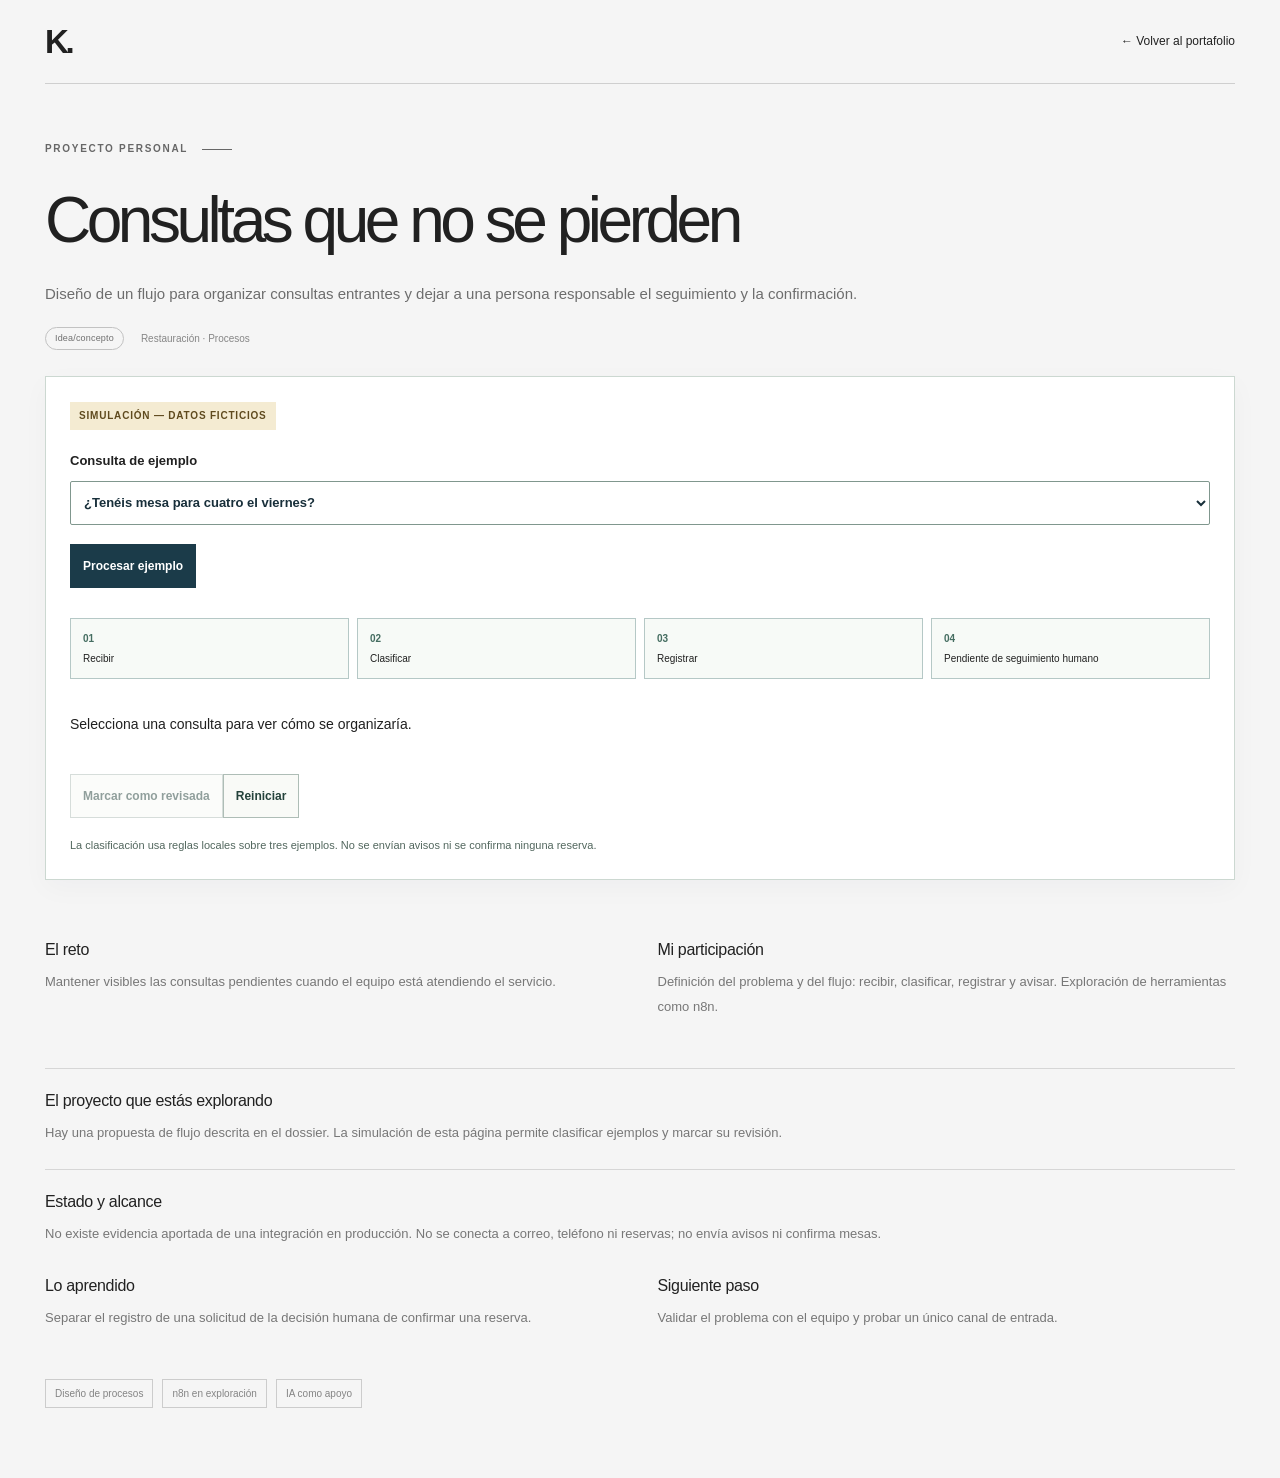
<file: proyectos/auto.html>
<!doctype html><html lang="es"><head><meta charset="UTF-8"><meta name="viewport" content="width=device-width,initial-scale=1"><meta name="robots" content="index,follow"><meta name="theme-color" content="#f5f5f3"><meta name="author" content="Khalid El Kadi Assim"><meta name="description" content="Khalid El Kadi Assim. Trayectoria, formación y proyectos. Explora las aplicaciones originales y conoce mi recorrido profesional."><meta property="og:title" content="Consultas que no se pierden — Khalid El Kadi Assim"><meta property="og:type" content="website"><meta property="og:description" content="Experiencia, curiosidad y proyectos que se pueden explorar."><title>Consultas que no se pierden — Khalid El Kadi Assim</title><link rel="icon" type="image/svg+xml" href="../assets/favicon.svg"><link rel="stylesheet" href="../styles.css"></head><body class="case-page"><a class="skip-link" href="#caso">Saltar al caso</a><header class="container case-header"><a class="brand" href="../index.html#proyectos">K.</a><a href="../index.html#proyectos">← Volver al portafolio</a></header><main class="container case-full" id="caso"><span class="section-index">PROYECTO PERSONAL</span><h1>Consultas que no se pierden</h1><p class="case-lead">Diseño de un flujo para organizar consultas entrantes y dejar a una persona responsable el seguimiento y la confirmación.</p><div class="case-meta"><span class="status">Idea/concepto</span><span>Restauración · Procesos</span></div><section class="demo" data-demo="auto" aria-label="Demostración local de auto"><p class="simulation-label">SIMULACIÓN — DATOS FICTICIOS</p><div class="inbox-demo"><label>Consulta de ejemplo<select data-message><option value="reserva">¿Tenéis mesa para cuatro el viernes?</option><option value="horario">¿A qué hora abrís?</option><option value="otro">Quería consultar un detalle del menú.</option></select></label><button class="demo-primary" type="button" data-process>Procesar ejemplo</button><ol class="flow-steps" aria-label="Etapas del flujo"><li data-stage="1">Recibir</li><li data-stage="2">Clasificar</li><li data-stage="3">Registrar</li><li data-stage="4">Pendiente de seguimiento humano</li></ol><div data-inbox-result role="status">Selecciona una consulta para ver cómo se organizaría.</div><button type="button" data-reviewed disabled>Marcar como revisada</button><button type="button" data-inbox-reset>Reiniciar</button><p class="demo-note">La clasificación usa reglas locales sobre tres ejemplos. No se envían avisos ni se confirma ninguna reserva.</p></div><noscript><p>Activa JavaScript para interactuar con esta simulación. El contenido del caso sigue siendo legible.</p></noscript></section><div class="case-narrative"><div class="case-columns"><section><h3>El reto</h3><p>Mantener visibles las consultas pendientes cuando el equipo está atendiendo el servicio.</p></section><section><h3>Mi participación</h3><p>Definición del problema y del flujo: recibir, clasificar, registrar y avisar. Exploración de herramientas como n8n.</p></section></div><section class="case-block"><h3>El proyecto que estás explorando</h3><p>Hay una propuesta de flujo descrita en el dossier. La simulación de esta página permite clasificar ejemplos y marcar su revisión.</p></section><section class="case-block"><h3>Estado y alcance</h3><p>No existe evidencia aportada de una integración en producción. No se conecta a correo, teléfono ni reservas; no envía avisos ni confirma mesas.</p></section><div class="case-columns"><section><h3>Lo aprendido</h3><p>Separar el registro de una solicitud de la decisión humana de confirmar una reserva.</p></section><section><h3>Siguiente paso</h3><p>Validar el problema con el equipo y probar un único canal de entrada.</p></section></div><div class="tech-tags"><span>Diseño de procesos</span><span>n8n en exploración</span><span>IA como apoyo</span></div></div></main><script type="application/json" id="appPayloads">{}</script><script src="../logic.js" defer></script><script src="../script.js" defer></script></body></html>
</file>
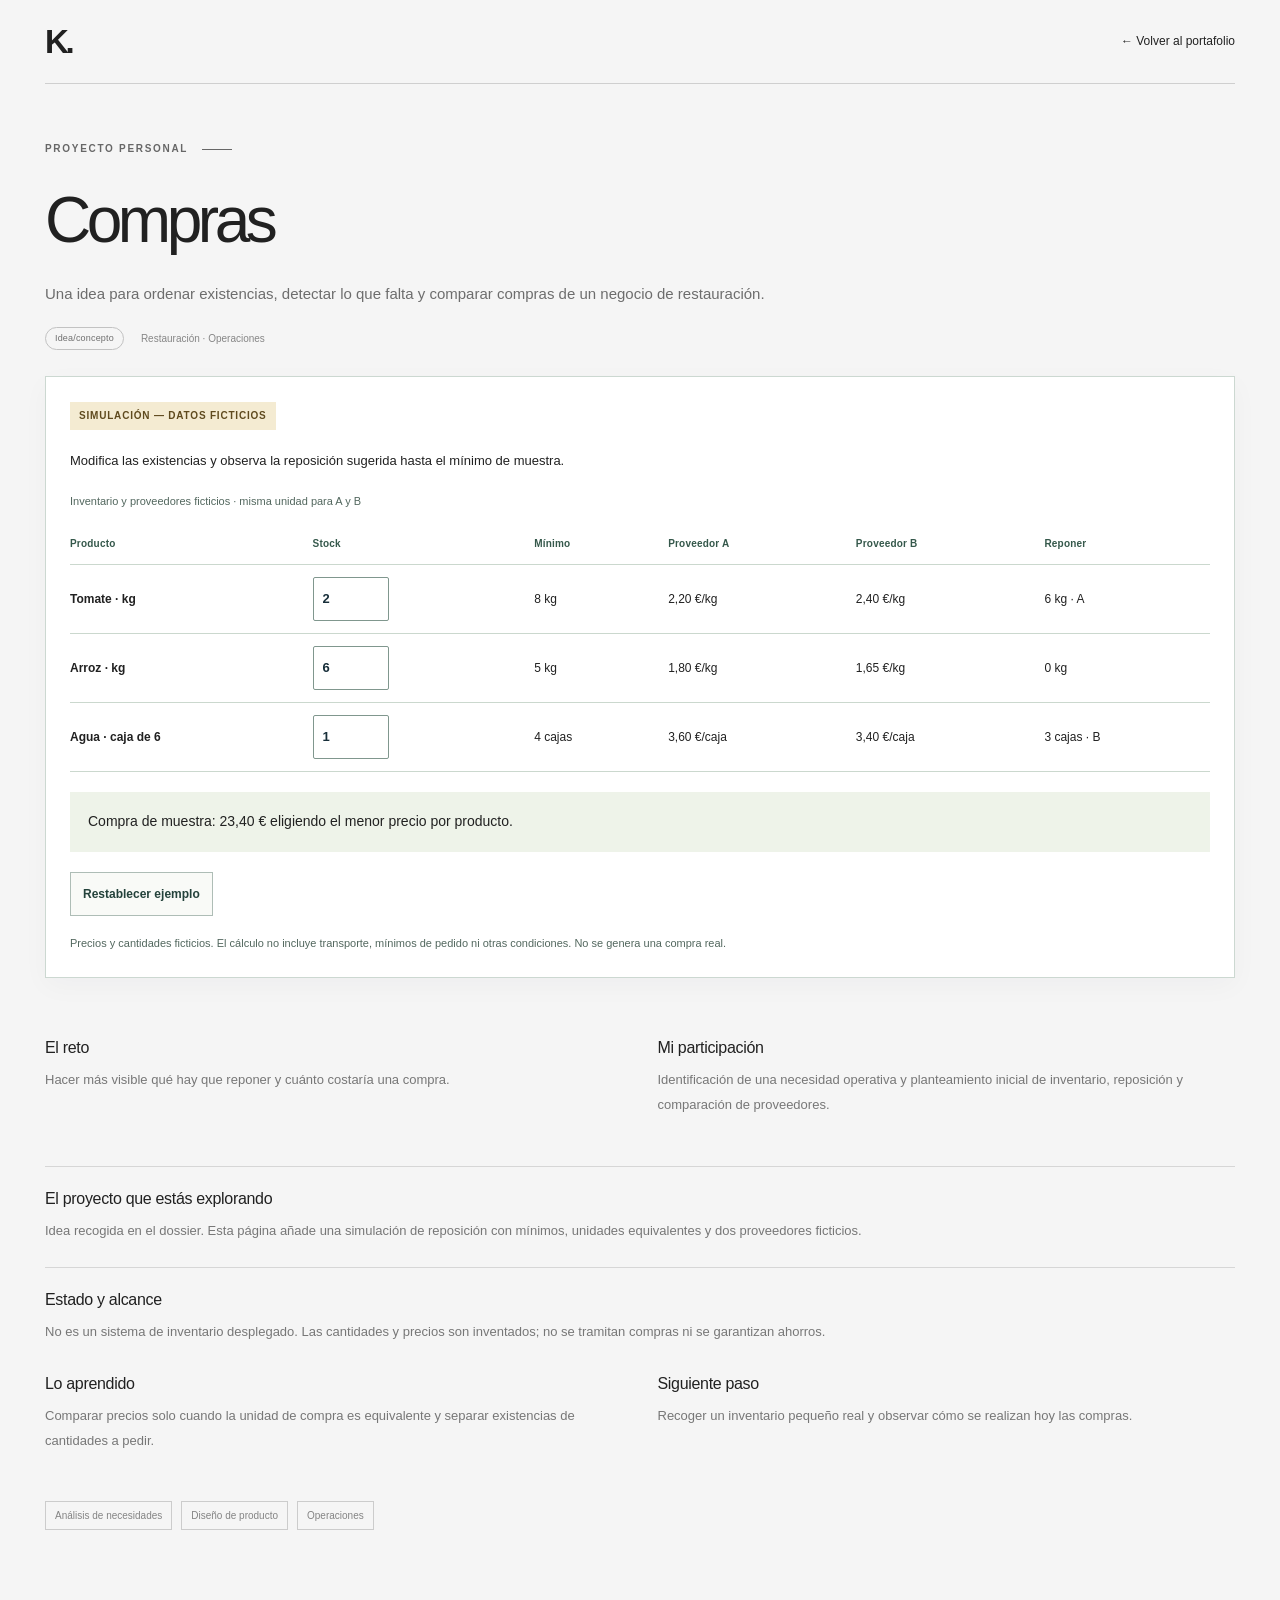
<file: proyectos/compras.html>
<!doctype html><html lang="es"><head><meta charset="UTF-8"><meta name="viewport" content="width=device-width,initial-scale=1"><meta name="robots" content="index,follow"><meta name="theme-color" content="#f5f5f3"><meta name="author" content="Khalid El Kadi Assim"><meta name="description" content="Khalid El Kadi Assim. Trayectoria, formación y proyectos. Explora las aplicaciones originales y conoce mi recorrido profesional."><meta property="og:title" content="Compras — Khalid El Kadi Assim"><meta property="og:type" content="website"><meta property="og:description" content="Experiencia, curiosidad y proyectos que se pueden explorar."><title>Compras — Khalid El Kadi Assim</title><link rel="icon" type="image/svg+xml" href="../assets/favicon.svg"><link rel="stylesheet" href="../styles.css"></head><body class="case-page"><a class="skip-link" href="#caso">Saltar al caso</a><header class="container case-header"><a class="brand" href="../index.html#proyectos">K.</a><a href="../index.html#proyectos">← Volver al portafolio</a></header><main class="container case-full" id="caso"><span class="section-index">PROYECTO PERSONAL</span><h1>Compras</h1><p class="case-lead">Una idea para ordenar existencias, detectar lo que falta y comparar compras de un negocio de restauración.</p><div class="case-meta"><span class="status">Idea/concepto</span><span>Restauración · Operaciones</span></div><section class="demo" data-demo="compras" aria-label="Demostración local de compras"><p class="simulation-label">SIMULACIÓN — DATOS FICTICIOS</p><div class="stock-demo"><p>Modifica las existencias y observa la reposición sugerida hasta el mínimo de muestra.</p><div class="table-wrap"><table><caption>Inventario y proveedores ficticios · misma unidad para A y B</caption><thead><tr><th scope="col">Producto</th><th scope="col">Stock</th><th scope="col">Mínimo</th><th scope="col">Proveedor A</th><th scope="col">Proveedor B</th><th scope="col">Reponer</th></tr></thead><tbody><tr><th scope="row">Tomate · kg</th><td><label><span class="sr-only">Stock de tomate en kg</span><input data-stock="tomate" type="number" min="0" max="999" step="1" value="2"></label></td><td>8 kg</td><td>2,20 €/kg</td><td>2,40 €/kg</td><td data-order="tomate">6 kg</td></tr><tr><th scope="row">Arroz · kg</th><td><label><span class="sr-only">Stock de arroz en kg</span><input data-stock="arroz" type="number" min="0" max="999" step="1" value="6"></label></td><td>5 kg</td><td>1,80 €/kg</td><td>1,65 €/kg</td><td data-order="arroz">0 kg</td></tr><tr><th scope="row">Agua · caja de 6</th><td><label><span class="sr-only">Stock de agua en cajas de 6</span><input data-stock="agua" type="number" min="0" max="999" step="1" value="1"></label></td><td>4 cajas</td><td>3,60 €/caja</td><td>3,40 €/caja</td><td data-order="agua">3 cajas</td></tr></tbody></table></div><p data-stock-error class="form-error" role="status"></p><div class="selection" data-stock-total role="status">Compra de muestra: 23,40 € eligiendo el menor precio por producto.</div><button type="button" data-stock-reset>Restablecer ejemplo</button><p class="demo-note">Precios y cantidades ficticios. El cálculo no incluye transporte, mínimos de pedido ni otras condiciones. No se genera una compra real.</p></div><noscript><p>Activa JavaScript para interactuar con esta simulación. El contenido del caso sigue siendo legible.</p></noscript></section><div class="case-narrative"><div class="case-columns"><section><h3>El reto</h3><p>Hacer más visible qué hay que reponer y cuánto costaría una compra.</p></section><section><h3>Mi participación</h3><p>Identificación de una necesidad operativa y planteamiento inicial de inventario, reposición y comparación de proveedores.</p></section></div><section class="case-block"><h3>El proyecto que estás explorando</h3><p>Idea recogida en el dossier. Esta página añade una simulación de reposición con mínimos, unidades equivalentes y dos proveedores ficticios.</p></section><section class="case-block"><h3>Estado y alcance</h3><p>No es un sistema de inventario desplegado. Las cantidades y precios son inventados; no se tramitan compras ni se garantizan ahorros.</p></section><div class="case-columns"><section><h3>Lo aprendido</h3><p>Comparar precios solo cuando la unidad de compra es equivalente y separar existencias de cantidades a pedir.</p></section><section><h3>Siguiente paso</h3><p>Recoger un inventario pequeño real y observar cómo se realizan hoy las compras.</p></section></div><div class="tech-tags"><span>Análisis de necesidades</span><span>Diseño de producto</span><span>Operaciones</span></div></div></main><script type="application/json" id="appPayloads">{}</script><script src="../logic.js" defer></script><script src="../script.js" defer></script></body></html>
</file>
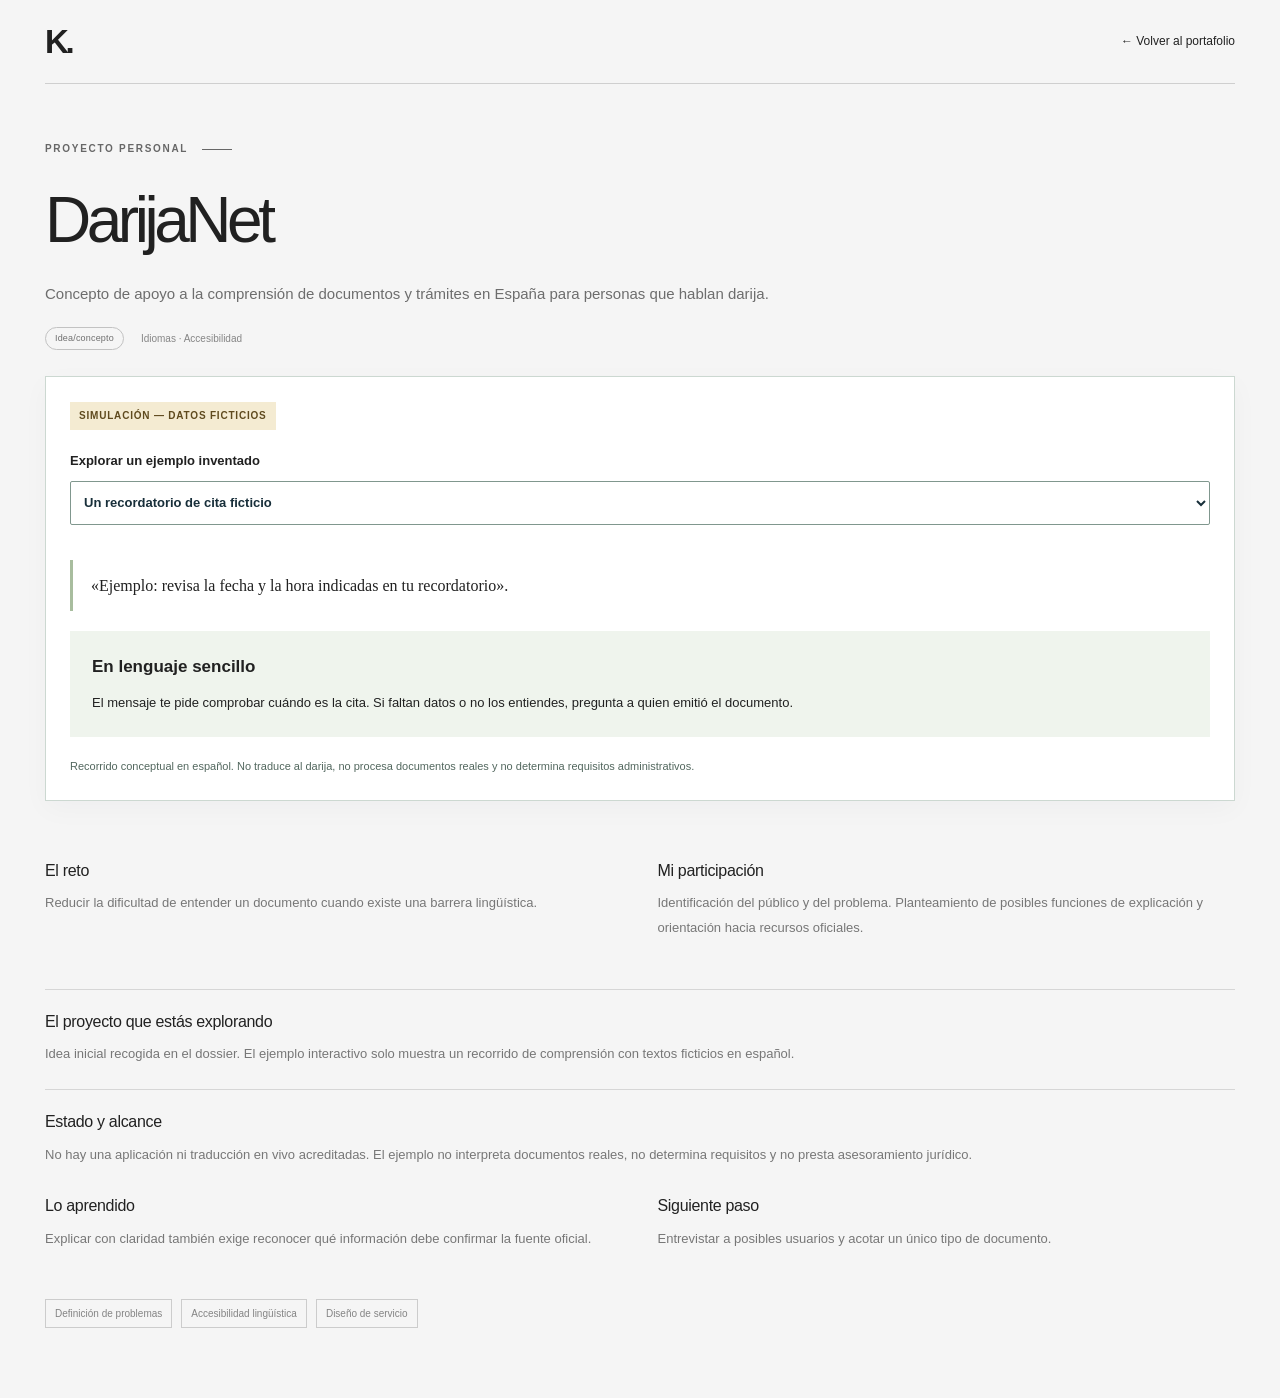
<file: proyectos/darija.html>
<!doctype html><html lang="es"><head><meta charset="UTF-8"><meta name="viewport" content="width=device-width,initial-scale=1"><meta name="robots" content="index,follow"><meta name="theme-color" content="#f5f5f3"><meta name="author" content="Khalid El Kadi Assim"><meta name="description" content="Khalid El Kadi Assim. Trayectoria, formación y proyectos. Explora las aplicaciones originales y conoce mi recorrido profesional."><meta property="og:title" content="DarijaNet — Khalid El Kadi Assim"><meta property="og:type" content="website"><meta property="og:description" content="Experiencia, curiosidad y proyectos que se pueden explorar."><title>DarijaNet — Khalid El Kadi Assim</title><link rel="icon" type="image/svg+xml" href="../assets/favicon.svg"><link rel="stylesheet" href="../styles.css"></head><body class="case-page"><a class="skip-link" href="#caso">Saltar al caso</a><header class="container case-header"><a class="brand" href="../index.html#proyectos">K.</a><a href="../index.html#proyectos">← Volver al portafolio</a></header><main class="container case-full" id="caso"><span class="section-index">PROYECTO PERSONAL</span><h1>DarijaNet</h1><p class="case-lead">Concepto de apoyo a la comprensión de documentos y trámites en España para personas que hablan darija.</p><div class="case-meta"><span class="status">Idea/concepto</span><span>Idiomas · Accesibilidad</span></div><section class="demo" data-demo="darija" aria-label="Demostración local de darija"><p class="simulation-label">SIMULACIÓN — DATOS FICTICIOS</p><div class="document-demo"><label>Explorar un ejemplo inventado<select data-document><option value="cita">Un recordatorio de cita ficticio</option><option value="solicitud">Una solicitud ficticia</option></select></label><blockquote data-document-original>«Ejemplo: revisa la fecha y la hora indicadas en tu recordatorio».</blockquote><div class="method-output" data-document-output role="status"><strong>En lenguaje sencillo</strong><p>El mensaje te pide comprobar cuándo es la cita. Si faltan datos o no los entiendes, pregunta a quien emitió el documento.</p></div><p class="demo-note">Recorrido conceptual en español. No traduce al darija, no procesa documentos reales y no determina requisitos administrativos.</p></div><noscript><p>Activa JavaScript para interactuar con esta simulación. El contenido del caso sigue siendo legible.</p></noscript></section><div class="case-narrative"><div class="case-columns"><section><h3>El reto</h3><p>Reducir la dificultad de entender un documento cuando existe una barrera lingüística.</p></section><section><h3>Mi participación</h3><p>Identificación del público y del problema. Planteamiento de posibles funciones de explicación y orientación hacia recursos oficiales.</p></section></div><section class="case-block"><h3>El proyecto que estás explorando</h3><p>Idea inicial recogida en el dossier. El ejemplo interactivo solo muestra un recorrido de comprensión con textos ficticios en español.</p></section><section class="case-block"><h3>Estado y alcance</h3><p>No hay una aplicación ni traducción en vivo acreditadas. El ejemplo no interpreta documentos reales, no determina requisitos y no presta asesoramiento jurídico.</p></section><div class="case-columns"><section><h3>Lo aprendido</h3><p>Explicar con claridad también exige reconocer qué información debe confirmar la fuente oficial.</p></section><section><h3>Siguiente paso</h3><p>Entrevistar a posibles usuarios y acotar un único tipo de documento.</p></section></div><div class="tech-tags"><span>Definición de problemas</span><span>Accesibilidad lingüística</span><span>Diseño de servicio</span></div></div></main><script type="application/json" id="appPayloads">{}</script><script src="../logic.js" defer></script><script src="../script.js" defer></script></body></html>
</file>
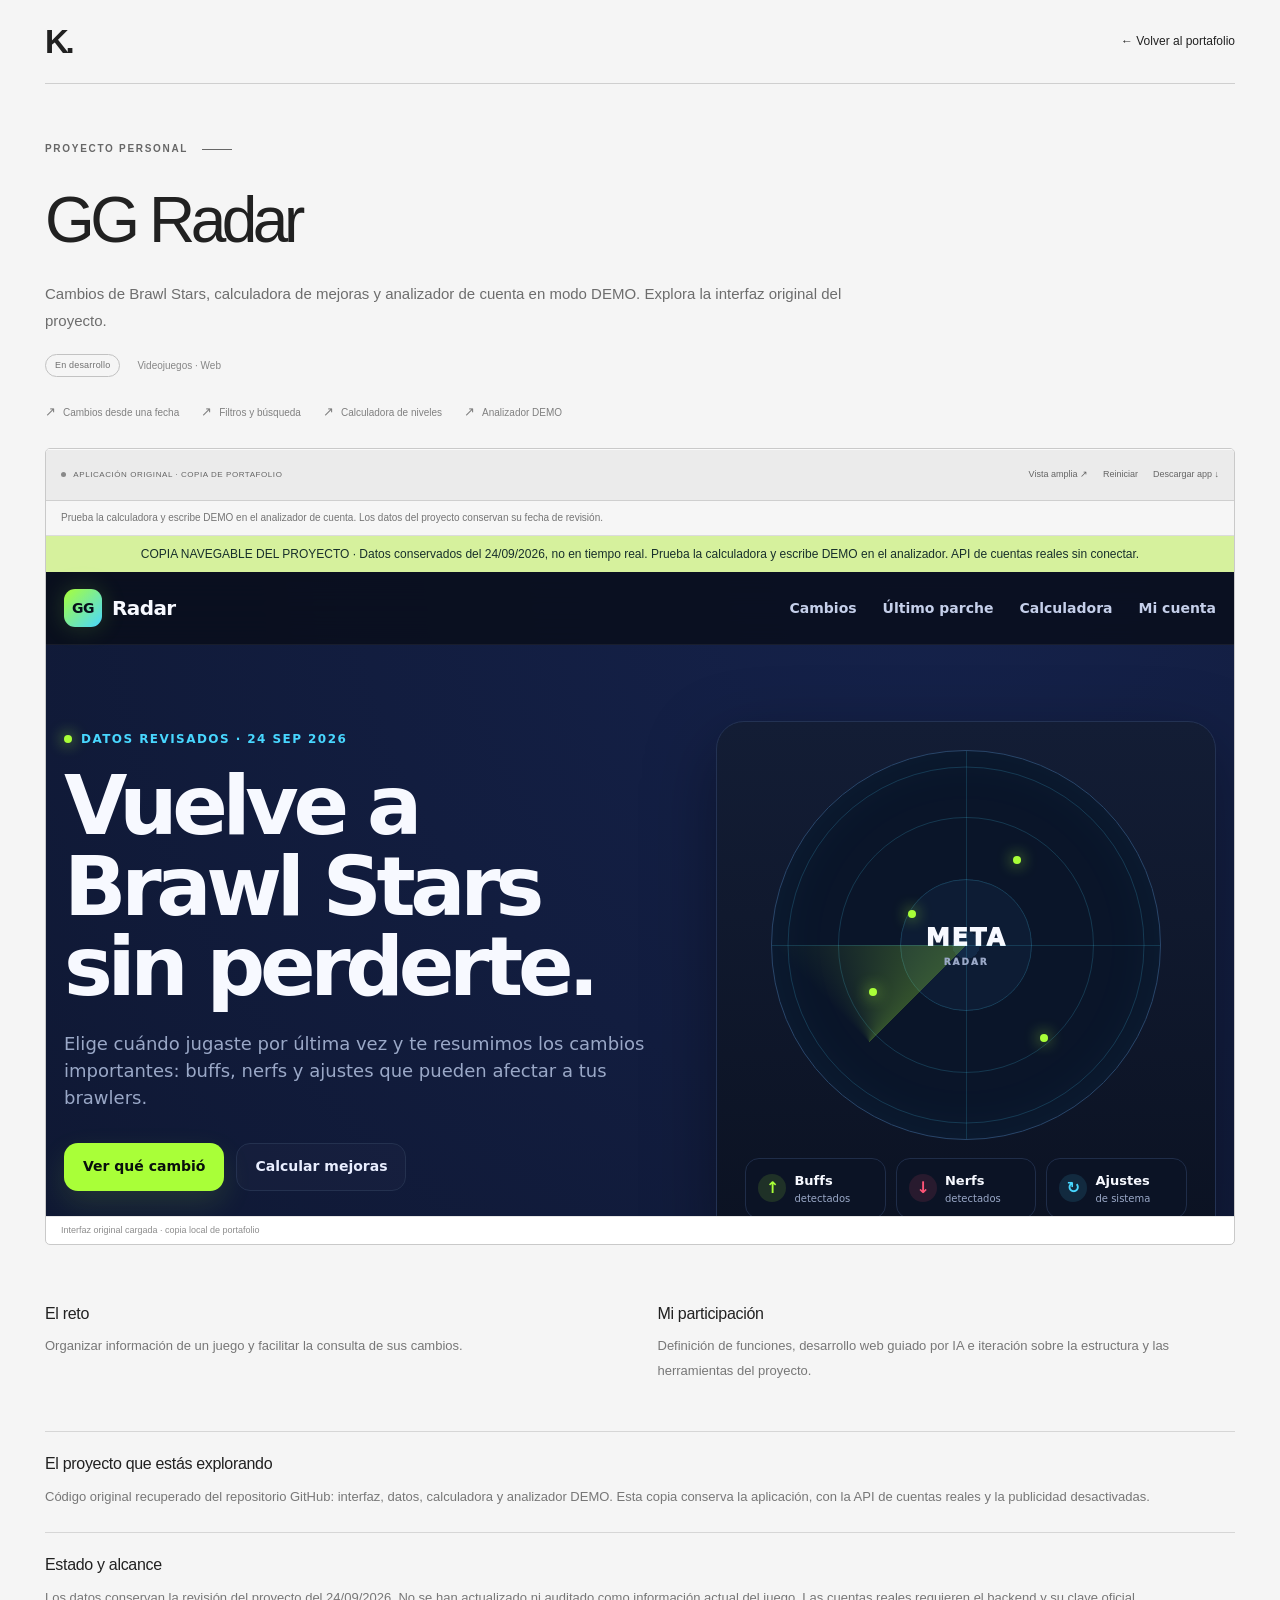
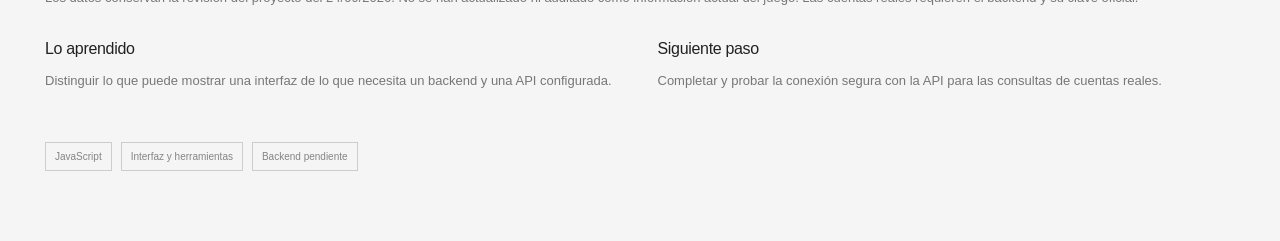
<file: proyectos/gg.html>
<!doctype html><html lang="es"><head><meta charset="UTF-8"><meta name="viewport" content="width=device-width,initial-scale=1"><meta name="robots" content="index,follow"><meta name="theme-color" content="#f5f5f3"><meta name="author" content="Khalid El Kadi Assim"><meta name="description" content="Khalid El Kadi Assim. Trayectoria, formación y proyectos. Explora las aplicaciones originales y conoce mi recorrido profesional."><meta property="og:title" content="GG Radar — Khalid El Kadi Assim"><meta property="og:type" content="website"><meta property="og:description" content="Experiencia, curiosidad y proyectos que se pueden explorar."><title>GG Radar — Khalid El Kadi Assim</title><link rel="icon" type="image/svg+xml" href="../assets/favicon.svg"><link rel="stylesheet" href="../styles.css"></head><body class="case-page"><a class="skip-link" href="#caso">Saltar al caso</a><header class="container case-header"><a class="brand" href="../index.html#proyectos">K.</a><a href="../index.html#proyectos">← Volver al portafolio</a></header><main class="container case-full" id="caso"><span class="section-index">PROYECTO PERSONAL</span><h1>GG Radar</h1><p class="case-lead">Cambios de Brawl Stars, calculadora de mejoras y analizador de cuenta en modo DEMO. Explora la interfaz original del proyecto.</p><div class="case-meta"><span class="status">En desarrollo</span><span>Videojuegos · Web</span></div><div class="case-features"><span><b aria-hidden="true">↗</b>Cambios desde una fecha</span><span><b aria-hidden="true">↗</b>Filtros y búsqueda</span><span><b aria-hidden="true">↗</b>Calculadora de niveles</span><span><b aria-hidden="true">↗</b>Analizador DEMO</span></div><div class="application-stage" data-application="gg"><div class="application-toolbar"><span><i aria-hidden="true"></i> APLICACIÓN ORIGINAL · COPIA DE PORTAFOLIO</span><div><button type="button" data-app-expand aria-pressed="false">Vista amplia ↗</button><button type="button" data-app-reset>Reiniciar</button><button type="button" data-app-download>Descargar app ↓</button></div></div><p class="app-tip">Prueba la calculadora y escribe DEMO en el analizador de cuenta. Los datos del proyecto conservan su fecha de revisión.</p><iframe class="application-frame" title="Aplicación GG Radar, copia navegable" data-app="gg" sandbox="allow-scripts allow-forms allow-popups allow-downloads allow-modals" allow="fullscreen" referrerpolicy="no-referrer"></iframe><p class="app-runtime-status" role="status">Preparando la aplicación…</p></div><div class="case-narrative"><div class="case-columns"><section><h3>El reto</h3><p>Organizar información de un juego y facilitar la consulta de sus cambios.</p></section><section><h3>Mi participación</h3><p>Definición de funciones, desarrollo web guiado por IA e iteración sobre la estructura y las herramientas del proyecto.</p></section></div><section class="case-block"><h3>El proyecto que estás explorando</h3><p>Código original recuperado del repositorio GitHub: interfaz, datos, calculadora y analizador DEMO. Esta copia conserva la aplicación, con la API de cuentas reales y la publicidad desactivadas.</p></section><section class="case-block"><h3>Estado y alcance</h3><p>Los datos conservan la revisión del proyecto del 24/09/2026. No se han actualizado ni auditado como información actual del juego. Las cuentas reales requieren el backend y su clave oficial.</p></section><div class="case-columns"><section><h3>Lo aprendido</h3><p>Distinguir lo que puede mostrar una interfaz de lo que necesita un backend y una API configurada.</p></section><section><h3>Siguiente paso</h3><p>Completar y probar la conexión segura con la API para las consultas de cuentas reales.</p></section></div><div class="tech-tags"><span>JavaScript</span><span>Interfaz y herramientas</span><span>Backend pendiente</span></div></div></main><script type="application/json" id="appPayloads">{"gg": "\u003c!doctype html>\n\u003chtml lang=\"es\">\n\u003chead>\u003cmeta http-equiv=\"Content-Security-Policy\" content=\"default-src 'none'; script-src 'unsafe-inline'; style-src 'unsafe-inline'; img-src data: blob:; font-src data:; connect-src 'none'; form-action 'none'; base-uri 'none'\">\u003cmeta name=\"robots\" content=\"noindex,nofollow\">\n  \u003cmeta charset=\"utf-8\" />\n  \u003cmeta name=\"viewport\" content=\"width=device-width, initial-scale=1\" />\n  \u003cmeta name=\"theme-color\" content=\"#0b1020\" />\n  \u003cmeta name=\"description\" content=\"Descubre los cambios de Brawl Stars desde la última vez que jugaste, revisa buffs y nerfs y calcula recursos de mejora.\" />\n  \u003cmeta name=\"robots\" content=\"index,follow\" />\n  \u003cmeta property=\"og:title\" content=\"GG Radar — Cambios y herramientas para Brawl Stars\" />\n  \u003cmeta property=\"og:description\" content=\"Qué cambió desde que jugaste, buffs, nerfs y calculadora de mejoras.\" />\n  \u003cmeta property=\"og:type\" content=\"website\" />\n  \u003cmeta property=\"og:url\" content=\"https://kalidgpt-sketch.github.io/gg-radar/\" />\n  \u003clink rel=\"canonical\" href=\"https://kalidgpt-sketch.github.io/gg-radar/\" />\n  \u003ctitle>GG Radar — Cambios y herramientas para Brawl Stars\u003c/title>\n  \u003cscript type=\"application/ld+json\">\n  {\n    \"@context\":\"https://schema.org\",\n    \"@type\":\"WebApplication\",\n    \"name\":\"GG Radar\",\n    \"url\":\"https://kalidgpt-sketch.github.io/gg-radar/\",\n    \"applicationCategory\":\"GameApplication\",\n    \"operatingSystem\":\"Web\",\n    \"description\":\"Herramientas independientes para jugadores de Brawl Stars: cambios de balance, calculadora de mejoras y análisis de cuenta.\"\n  }\n  \u003c/script>\n  \u003cstyle>:root{\n  --bg:#080c17; --bg-2:#0d1324; --card:#111a2f; --card-2:#151f38; --line:#24314f;\n  --text:#f7f9ff; --muted:#9aa8c7; --lime:#a9ff38; --cyan:#48d7ff; --red:#ff5577; --amber:#ffc857;\n  --radius:22px; --shadow:0 22px 70px rgba(0,0,0,.35);\n}\n*{box-sizing:border-box}\nhtml{scroll-behavior:smooth}\nbody{margin:0;background:radial-gradient(circle at 75% 0,#15224b 0,transparent 28%),var(--bg);color:var(--text);font-family:Inter,ui-sans-serif,system-ui,-apple-system,BlinkMacSystemFont,\"Segoe UI\",sans-serif;line-height:1.5}\na{color:inherit;text-decoration:none}.shell{width:min(1160px,calc(100% - 36px));margin-inline:auto}.skip-link{position:absolute;left:-999px;top:0}.skip-link:focus{left:16px;top:16px;z-index:100;background:#fff;color:#000;padding:10px 14px;border-radius:10px}\n.site-header{position:sticky;top:0;z-index:40;background:rgba(8,12,23,.76);backdrop-filter:blur(18px);border-bottom:1px solid rgba(255,255,255,.06)}.nav-wrap{height:72px;display:flex;align-items:center;gap:28px}.brand{display:inline-flex;align-items:center;gap:10px;font-weight:900;font-size:20px;letter-spacing:-.03em}.brand-mark{display:grid;place-items:center;width:38px;height:38px;border-radius:11px;background:linear-gradient(135deg,var(--lime),var(--cyan));color:#07101a;font-size:14px;box-shadow:0 0 24px rgba(169,255,56,.18)}.nav{display:flex;gap:26px;margin-left:auto;color:#c5cfea;font-size:14px;font-weight:650}.nav a:hover{color:#fff}.menu-btn{display:none;margin-left:auto;border:1px solid var(--line);background:var(--card);color:#fff;border-radius:10px;padding:8px 11px;font-size:20px}\n.hero{padding:76px 0 54px;overflow:hidden}.hero-grid{display:grid;grid-template-columns:1.08fr .92fr;gap:66px;align-items:center}.eyebrow,.kicker{font-size:12px;font-weight:800;letter-spacing:.12em;text-transform:uppercase;color:var(--cyan)}.eyebrow{display:flex;align-items:center;gap:9px}.live-dot{width:8px;height:8px;border-radius:50%;background:var(--lime);box-shadow:0 0 15px var(--lime)}h1{font-size:clamp(47px,7vw,82px);line-height:.98;letter-spacing:-.065em;margin:18px 0 22px;max-width:790px}h2{font-size:clamp(34px,4.5vw,54px);letter-spacing:-.045em;line-height:1.04;margin:8px 0 14px}h3{margin:0}.hero-lead,.section-copy,.section-heading p{font-size:18px;color:var(--muted);max-width:720px}.hero-actions{display:flex;gap:12px;margin-top:32px}.button{display:inline-flex;align-items:center;justify-content:center;min-height:48px;border-radius:14px;border:1px solid transparent;padding:0 18px;font-weight:800;font-size:14px;cursor:pointer;transition:.2s transform,.2s background,.2s border-color}.button:hover{transform:translateY(-2px)}.button.primary{background:var(--lime);color:#09100c;box-shadow:0 12px 30px rgba(169,255,56,.12)}.button.ghost{border-color:var(--line);background:rgba(255,255,255,.02);color:#e9eeff}.button.full{width:100%}.trust-row{display:flex;gap:18px;margin-top:28px;color:#7f8dab;font-size:13px}.trust-row span:before{content:\"✓\";color:var(--lime);margin-right:6px}\n.radar-card{background:linear-gradient(180deg,#131d35,#0b1222);border:1px solid #233253;border-radius:28px;padding:28px;box-shadow:var(--shadow);position:relative}.radar{width:min(390px,100%);aspect-ratio:1;margin:auto;border-radius:50%;position:relative;overflow:hidden;background:radial-gradient(circle,#122947 0 5%,#0d1c34 5% 24%,#0a1529 24%);border:1px solid #29466a;box-shadow:inset 0 0 65px rgba(72,215,255,.05)}.radar-ring{position:absolute;inset:50%;transform:translate(-50%,-50%);border:1px solid rgba(72,215,255,.18);border-radius:50%}.ring-1{width:34%;height:34%}.ring-2{width:66%;height:66%}.ring-3{width:92%;height:92%}.radar:before,.radar:after{content:\"\";position:absolute;background:rgba(72,215,255,.16)}.radar:before{width:1px;height:100%;left:50%}.radar:after{height:1px;width:100%;top:50%}.radar-sweep{position:absolute;inset:50% 50% auto auto;width:50%;height:50%;transform-origin:100% 100%;background:conic-gradient(from 45deg,transparent 0 75%,rgba(169,255,56,.26));animation:sweep 5.8s linear infinite}.blip{position:absolute;width:8px;height:8px;border-radius:50%;background:var(--lime);box-shadow:0 0 15px var(--lime)}.b1{top:27%;left:62%}.b2{top:61%;left:25%}.b3{top:73%;left:69%}.b4{top:41%;left:35%}.radar-center{position:absolute;inset:0;display:grid;place-content:center;text-align:center;font-size:24px;font-weight:950;letter-spacing:.08em}.radar-center small{font-size:9px;color:var(--muted)}@keyframes sweep{to{transform:rotate(360deg)}}.signal-list{display:grid;grid-template-columns:repeat(3,1fr);gap:10px;margin-top:18px}.signal-list div{padding:12px;border-radius:14px;background:#0b1325;border:1px solid #1f2d49;display:grid;grid-template-columns:auto 1fr;column-gap:8px;align-items:center}.signal-list b{font-size:13px}.signal-list small{grid-column:2;color:var(--muted);font-size:10px}.signal{grid-row:1/3;width:28px;height:28px;border-radius:50%;display:grid;place-items:center;font-weight:900}.signal.buff{background:rgba(169,255,56,.13);color:var(--lime)}.signal.nerf{background:rgba(255,85,119,.12);color:var(--red)}.signal.neutral{background:rgba(72,215,255,.12);color:var(--cyan)}\n.section{padding:86px 0}.section.alt{background:linear-gradient(180deg,rgba(255,255,255,.018),rgba(255,255,255,.005));border-block:1px solid rgba(255,255,255,.05)}.section.compact{padding:58px 0}.section-heading{margin-bottom:30px}.section-heading.split{display:flex;align-items:end;justify-content:space-between;gap:30px}.text-link{color:var(--lime);font-weight:800;white-space:nowrap}.tool-card,.calc-result-card,.account-card{border-radius:var(--radius);background:linear-gradient(180deg,var(--card-2),var(--card));border:1px solid var(--line);box-shadow:var(--shadow)}.date-tool{display:grid;grid-template-columns:1fr auto auto;gap:12px;padding:18px}.date-input-wrap{display:grid;grid-template-columns:auto 1fr;align-items:center;gap:14px;background:#0b1325;border:1px solid #223150;border-radius:14px;padding:0 14px}.date-input-wrap label,.calc-form label,.account-form label{font-size:13px;font-weight:750;color:#cbd5ef}.date-input-wrap input{height:48px;background:transparent;border:0;color:#fff;font-weight:800;font:inherit;outline:0;color-scheme:dark}.results{margin-top:22px}.hidden{display:none}.summary-grid{display:grid;grid-template-columns:repeat(4,1fr);gap:12px}.metric{display:flex;gap:12px;align-items:center;padding:18px;background:#0e172a;border:1px solid var(--line);border-radius:17px}.metric-icon{width:40px;height:40px;border-radius:12px;display:grid;place-items:center;font-weight:950}.buff-bg{color:var(--lime);background:rgba(169,255,56,.1)}.nerf-bg{color:var(--red);background:rgba(255,85,119,.1)}.neutral-bg{color:var(--cyan);background:rgba(72,215,255,.1)}.date-bg{color:var(--amber);background:rgba(255,200,87,.1)}.metric strong{display:block;font-size:25px;line-height:1}.metric small{color:var(--muted)}.result-topline{display:flex;justify-content:space-between;align-items:end;gap:20px;margin:34px 0 16px}.result-topline p{color:var(--muted);margin:5px 0 0}.filter-tabs{display:flex;gap:6px;padding:5px;background:#0d1527;border:1px solid var(--line);border-radius:12px}.filter{border:0;background:transparent;color:var(--muted);padding:8px 11px;border-radius:8px;font-weight:750;cursor:pointer}.filter.active{background:#223152;color:#fff}.search-row input{width:100%;height:46px;border-radius:12px;border:1px solid var(--line);background:#0c1426;color:#fff;padding:0 14px;outline:0}.changes-list{display:grid;gap:12px;margin-top:14px}.change-card{background:#0d1629;border:1px solid var(--line);border-radius:17px;padding:18px;display:grid;grid-template-columns:150px 1fr auto;gap:20px;align-items:start}.change-head small{display:block;color:var(--muted);margin-top:2px}.change-details{display:grid;gap:7px;color:#dce4f8}.change-detail{display:flex;gap:8px;align-items:flex-start}.change-detail:before{content:\"•\";color:#62718f}.pill{border-radius:100px;padding:6px 9px;font-size:11px;font-weight:900;text-transform:uppercase;letter-spacing:.06em}.pill.buff{background:rgba(169,255,56,.1);color:var(--lime)}.pill.nerf{background:rgba(255,85,119,.1);color:var(--red)}.pill.adjust{background:rgba(72,215,255,.1);color:var(--cyan)}.source-link{font-size:12px;color:#92a1c3}.empty-state{text-align:center;padding:36px;border:1px dashed var(--line);border-radius:16px;color:var(--muted)}\n.patch-grid{display:grid;grid-template-columns:repeat(3,1fr);gap:14px}.patch-card{padding:20px;background:#0e172a;border:1px solid var(--line);border-radius:18px}.patch-card .top{display:flex;justify-content:space-between;gap:12px;margin-bottom:16px}.patch-card h3{font-size:20px}.patch-card ul{padding-left:18px;color:#c6d0e8;margin:0}.patch-card li+li{margin-top:7px}.patch-card.nerf{border-top:3px solid var(--red)}.patch-card.buff{border-top:3px solid var(--lime)}\n.ad-shell{padding-block:18px}.ad-shell[hidden]{display:none}.ad-slot{display:grid;place-items:center;text-align:center;border:1px dashed #31415f;border-radius:14px;color:#71809e;background:rgba(255,255,255,.018);letter-spacing:.12em;font-size:11px;overflow:hidden}.ad-slot span{font-weight:900}.ad-slot small{letter-spacing:0;font-size:9px}.ads-enabled .ad-wide{min-height:100px}.ads-enabled .ad-mid{min-height:120px}.ad-slot .adsbygoogle{display:block;width:100%;min-height:inherit}.privacy-choices{border:0;background:transparent;color:#c5cfea;padding:0;text-align:left;font:inherit;cursor:pointer}.privacy-choices:hover{color:#fff;text-decoration:underline}\n.two-col{display:grid;grid-template-columns:1fr 1fr;gap:52px;align-items:center}.calc-form,.account-form{padding:20px;display:grid;gap:10px;margin-top:26px}.calc-form select{height:50px;border-radius:12px;border:1px solid var(--line);background:#0b1325;color:#fff;padding:0 12px;font:inherit}.calc-result-card{padding:30px}.calc-label{color:var(--muted);font-size:11px;font-weight:900;letter-spacing:.12em}.resource{display:flex;align-items:center;gap:14px;padding:22px 0;border-bottom:1px solid var(--line)}.resource strong{display:block;font-size:36px;line-height:1}.resource small{color:var(--muted)}.coin-icon,.pp-icon{width:52px;height:52px;border-radius:16px;display:grid;place-items:center;font-size:23px}.coin-icon{color:#1b1402;background:var(--amber);box-shadow:0 10px 30px rgba(255,200,87,.15)}.pp-icon{color:#061b24;background:var(--cyan)}.level-track{margin-top:22px}.level-track>span{font-size:13px;color:#c7d1e9}.track{height:8px;background:#0a1120;border-radius:99px;overflow:hidden;margin-top:9px}.track span{display:block;height:100%;width:100%;background:linear-gradient(90deg,var(--cyan),var(--lime));border-radius:99px}.calc-result-card p{color:var(--muted);font-size:12px;margin:20px 0 0}\n.tag-line{display:flex;align-items:center;background:#0b1325;border:1px solid var(--line);border-radius:12px;padding-left:14px;font-weight:900;color:var(--lime)}.tag-line input{height:50px;flex:1;border:0;background:transparent;color:#fff;font:inherit;font-weight:850;outline:0;padding:0 12px}.account-form small{color:var(--muted)}.account-card{min-height:330px;padding:26px}.account-empty{height:100%;min-height:275px;display:grid;place-content:center;text-align:center;color:var(--muted)}.account-empty span{font-size:50px;color:#425170}.account-empty h3{color:#e6ecfb;margin:9px 0 3px}.profile-head{display:flex;justify-content:space-between;gap:16px;align-items:start;padding-bottom:18px;border-bottom:1px solid var(--line)}.profile-head h3{font-size:28px}.profile-tag{color:var(--muted)}.trophy{padding:8px 12px;border-radius:11px;background:rgba(255,200,87,.1);color:var(--amber);font-weight:900}.profile-stats{display:grid;grid-template-columns:repeat(3,1fr);gap:9px;margin-top:16px}.profile-stat{padding:14px;background:#0b1325;border:1px solid var(--line);border-radius:14px}.profile-stat strong{display:block;font-size:19px}.profile-stat small{color:var(--muted)}.affected{margin-top:18px}.affected h4{margin:0 0 8px}.affected-row{display:flex;justify-content:space-between;gap:10px;padding:10px 0;border-top:1px solid rgba(255,255,255,.05);font-size:13px}.affected-row span:last-child{color:var(--muted)}\n.account-section-title{margin:22px 0 10px;font-size:14px;color:#e8eefc}\n.account-note{margin:12px 0 0;padding:11px 12px;border:1px solid rgba(72,215,255,.16);border-radius:12px;background:rgba(72,215,255,.05);color:#9cacca;font-size:11px;line-height:1.5}\n.progress-panel{margin-top:18px;padding:16px;background:#0b1325;border:1px solid var(--line);border-radius:15px}\n.progress-top{display:flex;justify-content:space-between;gap:12px;align-items:end}.progress-top strong{font-size:17px}.progress-top span{font-size:12px;color:var(--muted)}\n.account-progress{height:8px;margin:10px 0 12px;border-radius:99px;background:#17213a;overflow:hidden}.account-progress>span{display:block;height:100%;border-radius:inherit;background:linear-gradient(90deg,var(--cyan),var(--lime))}\n.progress-meta{display:grid;grid-template-columns:repeat(3,1fr);gap:8px}.progress-meta div{padding:9px;border-radius:10px;background:#101a2f}.progress-meta b{display:block;font-size:14px}.progress-meta small{color:var(--muted);font-size:10px}\n.resource-summary{display:grid;grid-template-columns:1fr 1fr;gap:9px;margin-top:10px}.resource-mini{padding:12px;border-radius:12px;background:#0b1325;border:1px solid var(--line)}.resource-mini strong{display:block;font-size:18px}.resource-mini small{color:var(--muted)}\n.priority-list{display:grid;gap:10px}.priority-card{display:grid;grid-template-columns:auto 1fr auto;gap:12px;align-items:start;padding:13px;background:#0b1325;border:1px solid var(--line);border-radius:14px}.priority-rank{width:30px;height:30px;display:grid;place-items:center;border-radius:9px;background:rgba(169,255,56,.1);color:var(--lime);font-size:12px;font-weight:900}.priority-card h5{margin:0 0 4px;font-size:14px}.priority-card p{margin:0;color:var(--muted);font-size:11px;line-height:1.45}.priority-cost{text-align:right;font-size:11px;color:#aab6d1}.priority-cost b{display:block;color:#fff;font-size:12px}\n.patch-impact{font-weight:800}.patch-impact.buff{color:var(--lime)}.patch-impact.nerf{color:var(--red)}.patch-impact.adjust{color:var(--cyan)}\n@media (max-width:680px){.priority-card{grid-template-columns:auto 1fr}.priority-cost{grid-column:2;text-align:left}.progress-meta{grid-template-columns:1fr}.resource-summary{grid-template-columns:1fr 1fr}}\n.why-grid{display:grid;grid-template-columns:repeat(3,1fr);gap:14px}.why-grid article{padding:22px;border:1px solid var(--line);border-radius:18px;background:#0c1425}.why-grid article>span{display:inline-grid;place-items:center;width:36px;height:36px;border-radius:10px;background:rgba(72,215,255,.1);color:var(--cyan);font-weight:900;font-size:12px}.why-grid h3{margin:14px 0 6px}.why-grid p{margin:0;color:var(--muted)}\n.footer{border-top:1px solid rgba(255,255,255,.07);padding:46px 0 22px;background:#060a13}.footer-grid{display:grid;grid-template-columns:1.1fr .6fr 1.6fr;gap:40px}.footer-grid>div{display:flex;flex-direction:column;align-items:flex-start;gap:8px}.footer-grid strong{font-size:13px}.footer-grid a:not(.brand),.footer-grid p{font-size:12px;color:var(--muted);margin:0}.footer-brand{margin-bottom:6px}.legal{max-width:560px}.footer-bottom{margin-top:30px;padding-top:18px;border-top:1px solid rgba(255,255,255,.06);display:flex;justify-content:space-between;color:#64718e;font-size:11px}\n@media (max-width:900px){.hero-grid,.two-col{grid-template-columns:1fr}.hero-grid{gap:38px}.radar-card{max-width:590px}.patch-grid{grid-template-columns:1fr 1fr}.date-tool{grid-template-columns:1fr 1fr}.date-input-wrap{grid-column:1/-1}.summary-grid{grid-template-columns:1fr 1fr}.change-card{grid-template-columns:120px 1fr}.change-card .pill{grid-column:2;justify-self:start}.footer-grid{grid-template-columns:1fr 1fr}.footer-grid>div:last-child{grid-column:1/-1}}\n@media (max-width:680px){.shell{width:min(100% - 24px,1160px)}.site-header{position:sticky}.nav{display:none;position:absolute;top:64px;left:12px;right:12px;background:#10182b;border:1px solid var(--line);border-radius:14px;padding:12px;flex-direction:column;gap:0;box-shadow:var(--shadow)}.nav.open{display:flex}.nav a{padding:12px}.menu-btn{display:block}.hero{padding-top:46px}.hero-actions{flex-direction:column}.trust-row{flex-wrap:wrap}.radar-card{padding:18px}.signal-list{grid-template-columns:1fr}.section{padding:64px 0}.section-heading.split{align-items:flex-start;flex-direction:column}.date-tool{grid-template-columns:1fr}.date-input-wrap{grid-column:auto;grid-template-columns:1fr}.summary-grid,.patch-grid,.why-grid{grid-template-columns:1fr}.result-topline{align-items:flex-start;flex-direction:column}.change-card{grid-template-columns:1fr;gap:10px}.change-card .pill{grid-column:auto}.filter-tabs{width:100%}.filter{flex:1}.footer-grid{grid-template-columns:1fr}.footer-grid>div:last-child{grid-column:auto}.footer-bottom{gap:8px;flex-direction:column}.profile-stats{grid-template-columns:1fr 1fr}.resource strong{font-size:30px}}\n@media (prefers-reduced-motion:reduce){html{scroll-behavior:auto}.radar-sweep{animation:none}.button{transition:none}}\n\n\u003c/style>\n\u003cscript>window.addEventListener('error',function(){parent.postMessage({type:'portfolio-app-error'},'*')});window.addEventListener('keydown',function(e){if(e.key!=='Escape')return;setTimeout(function(){if(!e.defaultPrevented&&!document.querySelector('dialog[open],[role=dialog][data-state=open]'))parent.postMessage({type:'portfolio-app-escape'},'*')},0)});document.addEventListener('click',function(e){if(e.defaultPrevented)return;const a=e.target.closest('a[href]');if(!a)return;const href=a.getAttribute('href');if(href&&href.startsWith('#')){const target=document.getElementById(href.slice(1));if(target){e.preventDefault();target.scrollIntoView({behavior:matchMedia('(prefers-reduced-motion:reduce)').matches?'auto':'smooth',block:'start'})}}});\u003c/script>\u003c/head>\n\u003cbody>\u003cdiv style=\"background:#d6f19d;color:#18302c;padding:9px 20px;text-align:center;font:12px Arial;line-height:1.5\">COPIA NAVEGABLE DEL PROYECTO · Datos conservados del 24/09/2026, no en tiempo real. Prueba la calculadora y escribe DEMO en el analizador. API de cuentas reales sin conectar.\u003c/div>\n  \u003ca class=\"skip-link\" href=\"#main\">Saltar al contenido\u003c/a>\n  \u003cheader class=\"site-header\">\n    \u003cdiv class=\"shell nav-wrap\">\n      \u003ca class=\"brand\" href=\"#inicio\" aria-label=\"GG Radar, inicio\">\n        \u003cspan class=\"brand-mark\">GG\u003c/span>\u003cspan>Radar\u003c/span>\n      \u003c/a>\n      \u003cnav class=\"nav\" aria-label=\"Navegación principal\">\n        \u003ca href=\"#cambios\">Cambios\u003c/a>\n        \u003ca href=\"#parche\">Último parche\u003c/a>\n        \u003ca href=\"#calculadora\">Calculadora\u003c/a>\n        \u003ca href=\"#cuenta\">Mi cuenta\u003c/a>\n      \u003c/nav>\n      \u003cbutton class=\"menu-btn\" id=\"menuBtn\" type=\"button\" aria-label=\"Abrir menú\" aria-expanded=\"false\">☰\u003c/button>\n    \u003c/div>\n  \u003c/header>\n\n  \u003cmain id=\"main\">\n    \u003csection class=\"hero\" id=\"inicio\">\n      \u003cdiv class=\"shell hero-grid\">\n        \u003cdiv class=\"hero-copy\">\n          \u003cdiv class=\"eyebrow\">\u003cspan class=\"live-dot\">\u003c/span> Datos revisados · 24 SEP 2026\u003c/div>\n          \u003ch1>Vuelve a Brawl Stars sin perderte.\u003c/h1>\n          \u003cp class=\"hero-lead\">Elige cuándo jugaste por última vez y te resumimos los cambios importantes: buffs, nerfs y ajustes que pueden afectar a tus brawlers.\u003c/p>\n          \u003cdiv class=\"hero-actions\">\n            \u003ca class=\"button primary\" href=\"#cambios\">Ver qué cambió\u003c/a>\n            \u003ca class=\"button ghost\" href=\"#calculadora\">Calcular mejoras\u003c/a>\n          \u003c/div>\n          \u003cdiv class=\"trust-row\" aria-label=\"Características\">\n            \u003cspan>Sin registro\u003c/span>\u003cspan>Fuentes oficiales\u003c/span>\u003cspan>Mobile first\u003c/span>\n          \u003c/div>\n        \u003c/div>\n        \u003cdiv class=\"radar-card\" aria-hidden=\"true\">\n          \u003cdiv class=\"radar\">\n            \u003cspan class=\"radar-ring ring-1\">\u003c/span>\u003cspan class=\"radar-ring ring-2\">\u003c/span>\u003cspan class=\"radar-ring ring-3\">\u003c/span>\n            \u003cspan class=\"radar-sweep\">\u003c/span>\n            \u003cspan class=\"blip b1\">\u003c/span>\u003cspan class=\"blip b2\">\u003c/span>\u003cspan class=\"blip b3\">\u003c/span>\u003cspan class=\"blip b4\">\u003c/span>\n            \u003cdiv class=\"radar-center\">META\u003cbr>\u003csmall>RADAR\u003c/small>\u003c/div>\n          \u003c/div>\n          \u003cdiv class=\"signal-list\">\n            \u003cdiv>\u003cspan class=\"signal buff\">↑\u003c/span>\u003cb>Buffs\u003c/b>\u003csmall>detectados\u003c/small>\u003c/div>\n            \u003cdiv>\u003cspan class=\"signal nerf\">↓\u003c/span>\u003cb>Nerfs\u003c/b>\u003csmall>detectados\u003c/small>\u003c/div>\n            \u003cdiv>\u003cspan class=\"signal neutral\">↻\u003c/span>\u003cb>Ajustes\u003c/b>\u003csmall>de sistema\u003c/small>\u003c/div>\n          \u003c/div>\n        \u003c/div>\n      \u003c/div>\n    \u003c/section>\n\n    \u003csection class=\"section\" id=\"cambios\">\n      \u003cdiv class=\"shell\">\n        \u003cdiv class=\"section-heading\">\n          \u003cdiv>\n            \u003cspan class=\"kicker\">HERRAMIENTA PRINCIPAL\u003c/span>\n            \u003ch2>¿Qué cambió desde que jugaste?\u003c/h2>\n            \u003cp>Selecciona una fecha. Mostramos los cambios registrados después de ese día y los agrupamos por brawler.\u003c/p>\n          \u003c/div>\n        \u003c/div>\n\n        \u003cdiv class=\"tool-card date-tool\">\n          \u003cdiv class=\"date-input-wrap\">\n            \u003clabel for=\"lastPlayed\">Última vez que jugaste\u003c/label>\n            \u003cinput id=\"lastPlayed\" type=\"date\" min=\"2026-03-01\" max=\"2026-09-24\" value=\"2026-07-01\" />\n          \u003c/div>\n          \u003cbutton class=\"button primary\" id=\"scanChanges\" type=\"button\">Analizar cambios\u003c/button>\n          \u003cbutton class=\"button ghost\" id=\"setMonth\" type=\"button\">Hace 3 meses\u003c/button>\n        \u003c/div>\n\n        \u003cdiv id=\"changesResult\" class=\"results hidden\" aria-live=\"polite\">\n          \u003cdiv class=\"summary-grid\">\n            \u003carticle class=\"metric\">\u003cspan class=\"metric-icon buff-bg\">↑\u003c/span>\u003cdiv>\u003cstrong id=\"buffCount\">0\u003c/strong>\u003csmall>Buffs\u003c/small>\u003c/div>\u003c/article>\n            \u003carticle class=\"metric\">\u003cspan class=\"metric-icon nerf-bg\">↓\u003c/span>\u003cdiv>\u003cstrong id=\"nerfCount\">0\u003c/strong>\u003csmall>Nerfs\u003c/small>\u003c/div>\u003c/article>\n            \u003carticle class=\"metric\">\u003cspan class=\"metric-icon neutral-bg\">↻\u003c/span>\u003cdiv>\u003cstrong id=\"adjustCount\">0\u003c/strong>\u003csmall>Ajustes\u003c/small>\u003c/div>\u003c/article>\n            \u003carticle class=\"metric\">\u003cspan class=\"metric-icon date-bg\">◷\u003c/span>\u003cdiv>\u003cstrong id=\"patchCount\">0\u003c/strong>\u003csmall>Parches\u003c/small>\u003c/div>\u003c/article>\n          \u003c/div>\n          \u003cdiv class=\"result-topline\">\n            \u003cdiv>\u003ch3 id=\"resultTitle\">Cambios encontrados\u003c/h3>\u003cp id=\"resultSubtitle\">\u003c/p>\u003c/div>\n            \u003cdiv class=\"filter-tabs\" role=\"group\" aria-label=\"Filtrar cambios\">\n              \u003cbutton class=\"filter active\" data-filter=\"all\" type=\"button\">Todos\u003c/button>\n              \u003cbutton class=\"filter\" data-filter=\"buff\" type=\"button\">Buffs\u003c/button>\n              \u003cbutton class=\"filter\" data-filter=\"nerf\" type=\"button\">Nerfs\u003c/button>\n            \u003c/div>\n          \u003c/div>\n          \u003cdiv class=\"search-row\">\u003cinput id=\"brawlerSearch\" type=\"search\" placeholder=\"Buscar brawler…\" aria-label=\"Buscar brawler\" />\u003c/div>\n          \u003cdiv id=\"changesList\" class=\"changes-list\">\u003c/div>\n        \u003c/div>\n      \u003c/div>\n    \u003c/section>\n\n    \u003csection class=\"ad-shell shell\" data-ad-zone=\"after-changes\" aria-label=\"Publicidad\" hidden>\n      \u003cdiv class=\"ad-slot ad-wide\" data-ad-container>\n        \u003cspan>PUBLICIDAD\u003c/span>\u003csmall>Espacio reservado · responsive\u003c/small>\n      \u003c/div>\n    \u003c/section>\n\n    \u003csection class=\"section alt\" id=\"parche\">\n      \u003cdiv class=\"shell\">\n        \u003cdiv class=\"section-heading split\">\n          \u003cdiv>\u003cspan class=\"kicker\">ÚLTIMO PARCHE REGISTRADO\u003c/span>\u003ch2>Balance del 16 de septiembre\u003c/h2>\u003cp>Resumen de los cambios principales publicados por Supercell.\u003c/p>\u003c/div>\n          \u003ca class=\"text-link\" href=\"https://supercell.com/en/games/brawlstars/es/blog/release-notes/notas-de-la-actualizaci%C3%B3n-de-agosto-de-2026/\" target=\"_blank\" rel=\"noopener\">Fuente oficial ↗\u003c/a>\n        \u003c/div>\n        \u003cdiv id=\"latestPatch\" class=\"patch-grid\">\u003c/div>\n      \u003c/div>\n    \u003c/section>\n\n    \u003csection class=\"ad-shell shell\" data-ad-zone=\"between-tools\" aria-label=\"Publicidad\" hidden>\n      \u003cdiv class=\"ad-slot ad-mid\" data-ad-container>\n        \u003cspan>PUBLICIDAD\u003c/span>\u003csmall>Espacio reservado · responsive\u003c/small>\n      \u003c/div>\n    \u003c/section>\n\n    \u003csection class=\"section\" id=\"calculadora\">\n      \u003cdiv class=\"shell two-col\">\n        \u003cdiv>\n          \u003cspan class=\"kicker\">CALCULADORA\u003c/span>\n          \u003ch2>¿Cuánto cuesta mejorar un brawler?\u003c/h2>\n          \u003cp class=\"section-copy\">Calcula las monedas y puntos de fuerza necesarios para subir de un nivel a otro. Los costes base son iguales para todos los brawlers.\u003c/p>\n          \u003cdiv class=\"tool-card calc-form\">\n            \u003clabel for=\"levelFrom\">Nivel actual\u003c/label>\n            \u003cselect id=\"levelFrom\">\u003c/select>\n            \u003clabel for=\"levelTo\">Nivel objetivo\u003c/label>\n            \u003cselect id=\"levelTo\">\u003c/select>\n            \u003cbutton id=\"calcUpgrade\" class=\"button primary full\" type=\"button\">Calcular recursos\u003c/button>\n          \u003c/div>\n        \u003c/div>\n        \u003cdiv class=\"calc-result-card\" id=\"calcResult\" aria-live=\"polite\">\n          \u003cspan class=\"calc-label\">NECESITARÁS\u003c/span>\n          \u003cdiv class=\"resource\">\u003cspan class=\"coin-icon\">●\u003c/span>\u003cdiv>\u003cstrong id=\"coinsResult\">7.765\u003c/strong>\u003csmall>Monedas\u003c/small>\u003c/div>\u003c/div>\n          \u003cdiv class=\"resource\">\u003cspan class=\"pp-icon\">◆\u003c/span>\u003cdiv>\u003cstrong id=\"ppResult\">3.740\u003c/strong>\u003csmall>Puntos de fuerza\u003c/small>\u003c/div>\u003c/div>\n          \u003cdiv class=\"level-track\">\u003cspan id=\"levelTrackLabel\">Nivel 1 → 11\u003c/span>\u003cdiv class=\"track\">\u003cspan id=\"levelTrackFill\">\u003c/span>\u003c/div>\u003c/div>\n          \u003cp id=\"calcNote\">Coste de subir únicamente niveles de fuerza; no incluye gadgets, habilidades estelares, refuerzos, hipercargas o buffies.\u003c/p>\n        \u003c/div>\n      \u003c/div>\n    \u003c/section>\n\n    \u003csection class=\"section alt\" id=\"cuenta\">\n      \u003cdiv class=\"shell two-col account-grid\">\n        \u003cdiv>\n          \u003cspan class=\"kicker\">BETA · API OFICIAL\u003c/span>\n          \u003ch2>Analiza tu cuenta\u003c/h2>\n          \u003cp class=\"section-copy\">Introduce tu Player Tag. GG Radar convertirá los datos de tu cuenta en estadísticas útiles, progreso y prioridades de mejora. La demo ya permite probar el análisis completo.\u003c/p>\n          \u003cdiv class=\"tool-card account-form\">\n            \u003clabel for=\"playerTag\">Player Tag\u003c/label>\n            \u003cdiv class=\"tag-line\">\u003cspan>#\u003c/span>\u003cinput id=\"playerTag\" autocomplete=\"off\" placeholder=\"2PQRV9\" value=\"DEMO\" />\u003c/div>\n            \u003cbutton id=\"analyzeAccount\" class=\"button primary full\" type=\"button\">Analizar cuenta\u003c/button>\n            \u003csmall>Prueba \u003cb>DEMO\u003c/b>. Cuando conectemos la clave oficial, el mismo análisis funcionará automáticamente con Player Tags reales.\u003c/small>\n          \u003c/div>\n        \u003c/div>\n        \u003cdiv id=\"accountResult\" class=\"account-card\">\n          \u003cdiv class=\"account-empty\">\u003cspan>◎\u003c/span>\u003ch3>Tu cuenta aparecerá aquí\u003c/h3>\u003cp>Prueba con el tag DEMO.\u003c/p>\u003c/div>\n        \u003c/div>\n      \u003c/div>\n    \u003c/section>\n\n    \u003csection class=\"ad-shell shell\" data-ad-zone=\"after-account\" aria-label=\"Publicidad\" hidden>\n      \u003cdiv class=\"ad-slot ad-mid\" data-ad-container>\n        \u003cspan>PUBLICIDAD\u003c/span>\u003csmall>Fase 2 · no activar al lanzamiento\u003c/small>\n      \u003c/div>\n    \u003c/section>\n\n    \u003csection class=\"section compact\">\n      \u003cdiv class=\"shell\">\n        \u003cdiv class=\"why-grid\">\n          \u003carticle>\u003cspan>01\u003c/span>\u003ch3>Información útil\u003c/h3>\u003cp>Menos noticias genéricas y más respuestas a lo que cambia tu forma de jugar.\u003c/p>\u003c/article>\n          \u003carticle>\u003cspan>02\u003c/span>\u003ch3>Poco mantenimiento\u003c/h3>\u003cp>Datos históricos estructurados y API para que una actualización alimente varias herramientas.\u003c/p>\u003c/article>\n          \u003carticle>\u003cspan>03\u003c/span>\u003ch3>Preparado para crecer\u003c/h3>\u003cp>La misma arquitectura puede añadir más juegos sin rehacer la web desde cero.\u003c/p>\u003c/article>\n        \u003c/div>\n      \u003c/div>\n    \u003c/section>\n  \u003c/main>\n\n  \u003cfooter class=\"footer\">\n    \u003cdiv class=\"shell footer-grid\">\n      \u003cdiv>\u003ca class=\"brand footer-brand\" href=\"#inicio\">\u003cspan class=\"brand-mark\">GG\u003c/span>\u003cspan>Radar\u003c/span>\u003c/a>\u003cp>Herramientas independientes para jugadores.\u003c/p>\u003c/div>\n      \u003cdiv>\u003cstrong>Proyecto\u003c/strong>\u003ca href=\"#cambios\">Cambios\u003c/a>\u003ca href=\"#calculadora\">Calculadora\u003c/a>\u003ca href=\"#cuenta\">Mi cuenta\u003c/a>\u003c/div>\n      \u003cdiv>\u003cstrong>Legal\u003c/strong>\u003ca href=\"./privacy.html\">Privacidad\u003c/a>\u003ca href=\"./cookies.html\">Cookies\u003c/a>\u003ca href=\"./about.html\">Sobre GG Radar\u003c/a>\u003cbutton class=\"privacy-choices\" id=\"privacyChoices\" type=\"button\" hidden>Configuración de privacidad y cookies\u003c/button>\u003cp class=\"legal\">Este material no es oficial y no está respaldado por Supercell. Brawl Stars y Supercell son marcas de sus respectivos propietarios.\u003c/p>\u003c/div>\n    \u003c/div>\n    \u003cdiv class=\"shell footer-bottom\">\u003cspan>© 2026 GG Radar\u003c/span>\u003cspan>Datos de balance: fuentes públicas oficiales de Supercell.\u003c/span>\u003c/div>\n  \u003c/footer>\n\n  \u003cscript>// Configuración pública del frontend. Nunca pongas BRAWL_API_TOKEN aquí.\nwindow.GG_RADAR_API_BASE = '';\n\n// Infraestructura publicitaria preparada, pero DESACTIVADA.\n// El loader exige TODOS los readiness gates antes de contactar con AdSense.\nwindow.GG_RADAR_ADS = Object.freeze({\n  enabled: false,\n  client: '',\n  provider: 'adsense',\n  cmp: 'google',\n  readiness: Object.freeze({\n    productionDomainReady: false,\n    siteApproved: false,\n    cmpConfigured: false,\n    adsTxtPublished: false\n  }),\n  activeZones: ['after-changes', 'between-tools'],\n  slots: Object.freeze({\n    'after-changes': '',\n    'between-tools': '',\n    'after-account': ''\n  })\n});\n\n\u003c/script>\n  \u003cscript>window.GGRadarData = {\n  reviewedAt: '2026-09-24',\n  patches: [\n    {\n      date:'2026-09-16', label:'16 SEP 2026', source:'https://supercell.com/en/games/brawlstars/es/blog/release-notes/notas-de-la-actualizaci%C3%B3n-de-agosto-de-2026/',\n      changes:[\n        {name:'Shade', type:'nerf', details:['Carga de súper cerca de enemigos reducida un 15%','Gadget Brazos largos: 18 s → 20 s','Radio de miedo de Aparición abrumadora: 1000 → 600','Daño extra de hipercarga con buffie: 75% → 30%']},\n        {name:'Gus', type:'nerf', details:['Gadget Empujón espiritual: tiempo de carga aumentado a 18 s','Salud abundante: aumento de curación 100% → 75%']},\n        {name:'El Primo', type:'nerf', details:['Cinturón de asteroides: 16 s → 20 s','Carga de súper del gadget reducida un 50%','Deprisa y corriendo: duración 4 s → 3 s y escudo 20% → 15%']},\n        {name:'Amber', type:'nerf', details:['Ignición: salud 1750 → 1300','Llamas incendiarias: duración 3 s → 1 s','Daño ígneo de hipercarga con buffie: 500 → 240']},\n        {name:'Nori', type:'nerf', details:['Tiempo de carga máxima del ataque aumentado un 25%','Ratio de carga de hipercarga 50 → 28']},\n        {name:'Wendy', type:'adjust', details:['Puntos de salud 2000 → 2500','Escudo al aparecer: máximo 100% → 40%','Escudo de ataque principal 580 → 300','Gadget Viento en popa ahora permite saltar sobre agua']},\n        {name:'Meg', type:'adjust', details:['Reconversión: eliminado el retroceso del proyectil; permanece en la explosión']},\n        {name:'Colette', type:'nerf', details:['Segundo proyectil de hipercarga con buffie: 50% → 35%']},\n        {name:'Brock', type:'nerf', details:['Zapatillas explosivas: 20 s → 22 s','Carga de súper 80 → 70']},\n        {name:'Poco', type:'buff', details:['Diapasón: curación 500 → 700','Musicoterapia: curación 320 → 400']},\n        {name:'Chuck', type:'buff', details:['Neumáticos maniáticos: ralentización 1 s → 2 s','Potencia de ralentización 20% → 30%','Daño de área con buffie 100 → 400']},\n        {name:'Ollie', type:'buff', details:['Daño del ataque principal 900 → 1000']}\n      ]\n    },\n    {\n      date:'2026-08-04', label:'4 AGO 2026', source:'https://supercell.com/en/games/brawlstars/blog/release-notes/release-notes-june-2026/',\n      changes:[\n        {name:'Crow', type:'nerf', details:['Daño del ataque principal 380 → 320','Gadget Slowing Toxin: daño 800 → 600']},\n        {name:'Griff', type:'adjust', details:['Piggy Bank: radio de explosión 800 → 600','Bonificación de radio con buffie 25% → 30%','Keep the Change: dispersión aumentada un 55%']},\n        {name:'Starr Nova', type:'nerf', details:['Salud 4000 → 3700','Recarga de ataque 1400 → 1600','Floaty Time: duración máxima 10 s → 7 s']},\n        {name:'Damian', type:'nerf', details:['Daño Fire Punch 1000 → 800','Daño de explosión 1000 → 800','Daño del súper por rebote 800 → 400','Salud del altavoz 2000 → 1500']},\n        {name:'Max', type:'nerf', details:['Phase Shift con buffie: segundo dash 3 s → 2 s','Carga de súper 92 → 80']},\n        {name:'Bolt', type:'nerf', details:['Escudo del súper 40% → 30%','Carga de súper por movimiento reducida un 23%']},\n        {name:'8-Bit', type:'nerf', details:['Carga de súper 99 → 80','Extra Credits: 15 s → 18 s','Plugged In con buffie: velocidad aliada 15% → 10%']},\n        {name:'Surge', type:'nerf', details:['Velocidad de descarga 400 → 470','Power Shield: munición recargada 2 → 1']},\n        {name:'Belle', type:'buff', details:['NanoPower 1: alcance del rebote 50% → 120%']},\n        {name:'Tara', type:'buff', details:['NanoPower 2: salud de sombra del súper 8500 → 10000']},\n        {name:'Fang', type:'buff', details:['NanoPower 1: cooldown de palomitas 3 s → 1,5 s']},\n        {name:'Buzz', type:'buff', details:['NanoPower 3: carga de hipercarga 50% → 100%']}\n      ]\n    },\n    {\n      date:'2026-07-08', label:'8 JUL 2026', source:'https://supercell.com/en/games/brawlstars/blog/release-notes/release-notes-june-2026/',\n      changes:[\n        {name:'Jacky', type:'buff', details:['Salud 5000 → 5200']},\n        {name:'Bonnie', type:'buff', details:['Daño de ataque principal 1120 → 1220']},\n        {name:'Jessie', type:'buff', details:['Velocidad de proyectil 2870 → 3050']},\n        {name:'8-Bit', type:'nerf', details:['Extra Credits con buffie: daño de rebote 75% → 60%','Boosted Booster: aparición de munición 3 s → 5 s','Ratio de hipercarga reducido un 15%']},\n        {name:'Surge', type:'nerf', details:['Power Shield: 18 s → 22 s','Rango de hipercarga 20 → 16','Daño del segundo disparo con buffie 70% → 50%']},\n        {name:'Brock', type:'nerf', details:['Rocket No. 4 con buffie: rango extra 4 s → 6 s','Rocket Barrage pierde el retroceso']},\n        {name:'Meg', type:'nerf', details:['Toolbox: duración de carga de súper 4 s → 6 s','Ratio de carga del súper del meca reducido un 60%']},\n        {name:'Crow', type:'nerf', details:['Daño de ataque principal 420 → 380']},\n        {name:'Colette', type:'nerf', details:['Gotcha!: encanto 1 s → 0,5 s']},\n        {name:'Starr Nova', type:'adjust', details:['Daño de ataque principal 540 → 480','Carga de súper aumentada un 11% para mantener 10 impactos']}\n      ]\n    },\n    {\n      date:'2026-05-13', label:'13 MAY 2026', source:'https://supercell.com/en/games/brawlstars/es/blog/release-notes/notas-de-la-actualizaci%C3%B3n-de-abril-de-2026/',\n      changes:[\n        {name:'Damian', type:'adjust', details:['Ratio de hipercarga 20 → 35','Carga de súper 75 → 60','Fire Punch 1200 → 1000','Daño de arena 5 → 3']},\n        {name:'Sirius', type:'nerf', details:['Salud 3700 → 3400']},\n        {name:'Bull', type:'nerf', details:['Carga de súper 150 → 120','Tipo duro: umbral de salud 40% → 30%']},\n        {name:'Crow', type:'nerf', details:['Cría cuervos: bonus de daño 40% → 30%','Reducción de curación 60% → 50%']},\n        {name:'Chester', type:'nerf', details:['Carga de súper 100 → 90']},\n        {name:'Najia', type:'nerf', details:['Charcos venenosos: 4 s → 2 s','Carga de súper 100 → 80','Ratio de hipercarga 40 → 35']},\n        {name:'Lumi', type:'buff', details:['Velocidad de proyectil 3200 → 3500','Salud base 3100 → 3500']},\n        {name:'Lola', type:'buff', details:['Penalización de daño del ego cerca de Lola reducida 50% → 35%']}\n      ]\n    },\n    {\n      date:'2026-03-30', label:'30 MAR 2026', source:'https://supercell.com/en/games/brawlstars/es/blog/release-notes/notas-de-la-actualizaci%C3%B3n-de-febrero-de-2026/',\n      changes:[\n        {name:'Clancy', type:'buff', details:['Salud 3500 → 3800','Dispersión fase 3: 250 → 100','Alcance 23 → 25','Tesoros del mar 15 s → 12 s','Retirada táctica 16 s → 13 s']},\n        {name:'Gigi', type:'buff', details:['Carga de súper aumentada un 15%','Volatilización 18 s → 15 s','Coreografía impecable activa tras 2 s en vez de 3 s']},\n        {name:'Najia', type:'nerf', details:['Primer golpe 400 → 300','Segundo golpe 800 → 600']},\n        {name:'Crow', type:'nerf', details:['Velocidad de proyectil 3600 → 3261']},\n        {name:'Bibi', type:'nerf', details:['Carga de súper 100 → 90','Ratio de hipercarga 50 → 40','Vitamin Booster 15 s → 20 s']},\n        {name:'Bull', type:'nerf', details:['Salud base 5300 → 5000','Ratio de hipercarga 35 → 30']},\n        {name:'Glowy', type:'nerf', details:['Alcance de ataque 24 → 20']},\n        {name:'Spike', type:'nerf', details:['Daño de ataque principal 540 → 490']},\n        {name:'Rico', type:'nerf', details:['Daño de ataque principal 320 → 300']}\n      ]\n    }\n  ],\n  upgradeCosts: {\n    2:{pp:20,coins:20},3:{pp:30,coins:35},4:{pp:50,coins:75},5:{pp:80,coins:140},6:{pp:130,coins:290},\n    7:{pp:210,coins:480},8:{pp:340,coins:800},9:{pp:550,coins:1250},10:{pp:890,coins:1875},11:{pp:1440,coins:2800}\n  },\n  demoProfile: {\n    tag:'#DEMO', name:'Jugador Demo', trophies:58340, highestTrophies:60120, expLevel:227,\n    brawlers:[\n      {name:'Crow', power:11, trophies:912},{name:'Spike', power:11, trophies:884},{name:'Brock', power:10, trophies:821},\n      {name:'Poco', power:9, trophies:756},{name:'Surge', power:11, trophies:803},{name:'Colette', power:10, trophies:744},\n      {name:'Shelly', power:11, trophies:879},{name:'Jessie', power:9, trophies:711}\n    ]\n  }\n};\n\n\u003c/script>\n  \u003cscript>(() => {\n  const D = window.GGRadarData;\n  const $ = (s) => document.querySelector(s);\n  const $$ = (s) => [...document.querySelectorAll(s)];\n  let currentFilter = 'all';\n  let activeChanges = [];\n\n  const esc = (v='') => String(v).replace(/[&\u003c>'\"]/g, c => ({'&':'&amp;','\u003c':'&lt;','>':'&gt;',\"'\":'&#39;','\"':'&quot;'}[c]));\n  const fmt = n => new Intl.NumberFormat('es-ES').format(n);\n  const toDate = s => new Date(`${s}T12:00:00`);\n  const daysBetween = (a,b) => Math.max(0, Math.floor((toDate(b)-toDate(a))/86400000));\n\n  const menuBtn = $('#menuBtn');\n  const nav = $('.nav');\n  menuBtn?.addEventListener('click', () => {\n    const open = nav.classList.toggle('open');\n    menuBtn.setAttribute('aria-expanded', open ? 'true' : 'false');\n  });\n  $$('.nav a').forEach(a => a.addEventListener('click', () => nav.classList.remove('open')));\n\n  function flattenSince(dateStr){\n    return D.patches.filter(p => p.date > dateStr).flatMap(p => p.changes.map(c => ({...c, patchDate:p.date, patchLabel:p.label, source:p.source})));\n  }\n\n  function renderChanges(){\n    const q = ($('#brawlerSearch')?.value || '').trim().toLocaleLowerCase('es');\n    const list = activeChanges.filter(c => (currentFilter === 'all' || c.type === currentFilter) && (!q || c.name.toLocaleLowerCase('es').includes(q)));\n    const el = $('#changesList');\n    if(!list.length){ el.innerHTML = '\u003cdiv class=\"empty-state\">No hay cambios que coincidan con este filtro.\u003c/div>'; return; }\n    el.innerHTML = list.map(c => `\n      \u003carticle class=\"change-card\">\n        \u003cdiv class=\"change-head\">\u003ch3>${esc(c.name)}\u003c/h3>\u003csmall>${esc(c.patchLabel)}\u003c/small>\u003ca class=\"source-link\" target=\"_blank\" rel=\"noopener\" href=\"${esc(c.source)}\">Fuente oficial ↗\u003c/a>\u003c/div>\n        \u003cdiv class=\"change-details\">${c.details.map(x=>`\u003cdiv class=\"change-detail\">${esc(x)}\u003c/div>`).join('')}\u003c/div>\n        \u003cspan class=\"pill ${esc(c.type)}\">${c.type === 'buff' ? 'Buff' : c.type === 'nerf' ? 'Nerf' : 'Ajuste'}\u003c/span>\n      \u003c/article>`).join('');\n  }\n\n  function scan(dateStr){\n    if(!dateStr) return;\n    activeChanges = flattenSince(dateStr);\n    const buffs = activeChanges.filter(c=>c.type==='buff').length;\n    const nerfs = activeChanges.filter(c=>c.type==='nerf').length;\n    const adjust = activeChanges.filter(c=>c.type==='adjust').length;\n    const patches = new Set(activeChanges.map(c=>c.patchDate)).size;\n    $('#buffCount').textContent = buffs; $('#nerfCount').textContent = nerfs; $('#adjustCount').textContent = adjust; $('#patchCount').textContent = patches;\n    $('#resultTitle').textContent = activeChanges.length ? `${activeChanges.length} cambios registrados` : 'Sin cambios registrados';\n    $('#resultSubtitle').textContent = `Desde el ${toDate(dateStr).toLocaleDateString('es-ES',{day:'numeric',month:'long',year:'numeric'})} · ${daysBetween(dateStr,D.reviewedAt)} días hasta la revisión actual`;\n    $('#changesResult').classList.remove('hidden');\n    currentFilter='all'; $$('.filter').forEach(x=>x.classList.toggle('active',x.dataset.filter==='all'));\n    renderChanges();\n  }\n\n  $('#scanChanges')?.addEventListener('click',()=>scan($('#lastPlayed').value));\n  $('#setMonth')?.addEventListener('click',()=>{ $('#lastPlayed').value='2026-06-24'; scan('2026-06-24'); });\n  $('#brawlerSearch')?.addEventListener('input',renderChanges);\n  $$('.filter').forEach(btn=>btn.addEventListener('click',()=>{ currentFilter=btn.dataset.filter; $$('.filter').forEach(x=>x.classList.toggle('active',x===btn)); renderChanges(); }));\n\n  const latest = D.patches[0];\n  const latestCards = [...latest.changes].sort((a,b)=>({nerf:0,buff:1,adjust:2}[a.type]-({nerf:0,buff:1,adjust:2}[b.type]))).slice(0,9);\n  $('#latestPatch').innerHTML = latestCards.map(c=>`\u003carticle class=\"patch-card ${esc(c.type)}\">\u003cdiv class=\"top\">\u003ch3>${esc(c.name)}\u003c/h3>\u003cspan class=\"pill ${esc(c.type)}\">${c.type==='buff'?'Buff':c.type==='nerf'?'Nerf':'Ajuste'}\u003c/span>\u003c/div>\u003cul>${c.details.slice(0,3).map(d=>`\u003cli>${esc(d)}\u003c/li>`).join('')}\u003c/ul>\u003c/article>`).join('');\n\n  const from=$('#levelFrom'), to=$('#levelTo');\n  for(let i=1;i\u003c=11;i++){ from.add(new Option(`Nivel ${i}`,i)); to.add(new Option(`Nivel ${i}`,i)); }\n  from.value='1';to.value='11';\n  function calc(){\n    const a=+from.value,b=+to.value;\n    if(b\u003c=a){ $('#coinsResult').textContent='0'; $('#ppResult').textContent='0'; $('#calcNote').textContent='El nivel objetivo debe ser superior al actual.'; $('#levelTrackLabel').textContent=`Nivel ${a} → ${b}`; $('#levelTrackFill').style.width='0%'; return; }\n    let coins=0,pp=0; for(let lvl=a+1;lvl\u003c=b;lvl++){ coins+=D.upgradeCosts[lvl].coins; pp+=D.upgradeCosts[lvl].pp; }\n    $('#coinsResult').textContent=fmt(coins); $('#ppResult').textContent=fmt(pp); $('#levelTrackLabel').textContent=`Nivel ${a} → ${b}`; $('#levelTrackFill').style.width=`${((b-a)/10)*100}%`;\n    $('#calcNote').textContent='Coste de subir únicamente niveles de fuerza; no incluye gadgets, habilidades estelares, refuerzos, hipercargas o buffies.';\n  }\n  $('#calcUpgrade')?.addEventListener('click',calc); from.addEventListener('change',()=>{if(+to.value\u003c=+from.value)to.value=String(Math.min(11,+from.value+1));calc()});to.addEventListener('change',calc);calc();\n\n  function upgradeNeed(power,target=11){\n    let coins=0,pp=0;\n    const from=Math.max(1,Math.min(11,Number(power)||1));\n    for(let lvl=from+1;lvl\u003c=target;lvl++){\n      const step=D.upgradeCosts[lvl];\n      if(step){ coins+=step.coins; pp+=step.pp; }\n    }\n    return {coins,pp};\n  }\n\n  function latestChangeFor(name){\n    return D.patches[0]?.changes?.find(c=>c.name.toLowerCase()===String(name||'').toLowerCase()) || null;\n  }\n\n  function priorityFor(b){\n    const power=Number(b.power)||1;\n    const trophies=Number(b.trophies)||0;\n    const need=upgradeNeed(power,11);\n    const change=latestChangeFor(b.name);\n    let score=0;\n    const reasons=[];\n\n    if(power===10){ score+=34; reasons.push('Está a un solo nivel del máximo'); }\n    else if(power===9){ score+=25; reasons.push('Ya está cerca del tramo final'); }\n    else if(power===8){ score+=19; reasons.push('Una mejora abre el nivel 9'); }\n    else if(power===7){ score+=15; reasons.push('Tiene una base de progreso sólida'); }\n    else { score+=Math.max(4,power); reasons.push('Tiene margen claro de progresión'); }\n\n    if(trophies>=850){ score+=28; reasons.push(`${fmt(trophies)} trofeos: parece uno de tus brawlers más usados`); }\n    else if(trophies>=700){ score+=21; reasons.push(`${fmt(trophies)} trofeos: uso alto en tu cuenta`); }\n    else if(trophies>=500){ score+=13; reasons.push(`${fmt(trophies)} trofeos: uso relevante`); }\n    else { score+=Math.round(trophies/80); }\n\n    if(need.coins\u003c=2800){ score+=20; reasons.push('El salto a nivel 11 tiene un coste relativamente corto'); }\n    else if(need.coins\u003c=4675){ score+=14; }\n    else if(need.coins\u003c=5925){ score+=9; }\n    else { score+=4; }\n\n    if(change?.type==='buff'){ score+=24; reasons.unshift('Recibió un buff en el último parche'); }\n    else if(change?.type==='nerf'){ score-=10; reasons.push('Recibió un nerf reciente; conviene revisar cómo se siente antes de gastar'); }\n    else if(change?.type==='adjust'){ score+=4; reasons.push('Recibió un ajuste en el último parche'); }\n\n    const high=Number(b.highestTrophies)||0;\n    if(high && high-trophies>=100){ reasons.push(`Está ${fmt(high-trophies)} trofeos por debajo de su máximo personal`); }\n\n    return {b,score,need,change,reasons:reasons.slice(0,3)};\n  }\n\n  function renderProfile(p){\n    const brawlers=Array.isArray(p.brawlers)?p.brawlers:[];\n    const latestNames=new Set((D.patches[0]?.changes||[]).map(c=>c.name.toLowerCase()));\n    const affected=brawlers.filter(b=>latestNames.has(String(b.name).toLowerCase())).slice(0,6);\n    const avgPower=brawlers.length?(brawlers.reduce((s,b)=>s+(Number(b.power)||0),0)/brawlers.length).toFixed(1):'—';\n    const avgTrophies=brawlers.length?Math.round(brawlers.reduce((s,b)=>s+(Number(b.trophies)||0),0)/brawlers.length):0;\n    const maxed=brawlers.filter(b=>Number(b.power)===11).length;\n    const nearMax=brawlers.filter(b=>Number(b.power)>=9&&Number(b.power)\u003c11).length;\n    const developing=brawlers.filter(b=>Number(b.power)\u003c9).length;\n    const progress=brawlers.length?Math.round((brawlers.reduce((s,b)=>s+(Number(b.power)||1),0)/(brawlers.length*11))*100):0;\n\n    const totalNeed=brawlers.reduce((acc,b)=>{\n      const n=upgradeNeed(b.power,11);\n      acc.coins+=n.coins; acc.pp+=n.pp;\n      return acc;\n    },{coins:0,pp:0});\n\n    const priorities=brawlers\n      .filter(b=>Number(b.power)\u003c11)\n      .map(priorityFor)\n      .sort((a,b)=>b.score-a.score || Number(b.b.trophies)-Number(a.b.trophies))\n      .slice(0,5);\n\n    const exp=p.expLevel!=null?`\u003cdiv class=\"profile-stat\">\u003cstrong>${fmt(p.expLevel)}\u003c/strong>\u003csmall>Nivel de experiencia\u003c/small>\u003c/div>`:'';\n    const wins=p['3vs3Victories']!=null?`\u003cdiv class=\"profile-stat\">\u003cstrong>${fmt(p['3vs3Victories'])}\u003c/strong>\u003csmall>Victorias 3v3\u003c/small>\u003c/div>`:'';\n\n    $('#accountResult').innerHTML = `\n      \u003cdiv class=\"profile-head\">\n        \u003cdiv>\u003ch3>${esc(p.name||'Jugador')}\u003c/h3>\u003cspan class=\"profile-tag\">${esc(p.tag||'')}\u003c/span>\u003c/div>\n        \u003cspan class=\"trophy\">🏆 ${fmt(p.trophies||0)}\u003c/span>\n      \u003c/div>\n\n      \u003cdiv class=\"profile-stats\">\n        \u003cdiv class=\"profile-stat\">\u003cstrong>${fmt(p.highestTrophies||p.trophies||0)}\u003c/strong>\u003csmall>Máximo de trofeos\u003c/small>\u003c/div>\n        \u003cdiv class=\"profile-stat\">\u003cstrong>${esc(avgPower)}\u003c/strong>\u003csmall>Nivel medio\u003c/small>\u003c/div>\n        \u003cdiv class=\"profile-stat\">\u003cstrong>${maxed}\u003c/strong>\u003csmall>Brawlers nivel 11\u003c/small>\u003c/div>\n        \u003cdiv class=\"profile-stat\">\u003cstrong>${brawlers.length}\u003c/strong>\u003csmall>Brawlers detectados\u003c/small>\u003c/div>\n        \u003cdiv class=\"profile-stat\">\u003cstrong>${fmt(avgTrophies)}\u003c/strong>\u003csmall>Trofeos / brawler\u003c/small>\u003c/div>\n        ${exp}${wins}\n      \u003c/div>\n\n      \u003cdiv class=\"progress-panel\">\n        \u003cdiv class=\"progress-top\">\u003cdiv>\u003csmall>PROGRESO DE POTENCIA\u003c/small>\u003cstrong>${progress}% hacia nivel 11\u003c/strong>\u003c/div>\u003cspan>${maxed}/${brawlers.length||0} al máximo\u003c/span>\u003c/div>\n        \u003cdiv class=\"account-progress\">\u003cspan style=\"width:${progress}%\">\u003c/span>\u003c/div>\n        \u003cdiv class=\"progress-meta\">\n          \u003cdiv>\u003cb>${maxed}\u003c/b>\u003csmall>Nivel 11\u003c/small>\u003c/div>\n          \u003cdiv>\u003cb>${nearMax}\u003c/b>\u003csmall>Niveles 9–10\u003c/small>\u003c/div>\n          \u003cdiv>\u003cb>${developing}\u003c/b>\u003csmall>Niveles 1–8\u003c/small>\u003c/div>\n        \u003c/div>\n      \u003c/div>\n\n      \u003ch4 class=\"account-section-title\">Recursos para llevar tu cuenta detectada a nivel 11\u003c/h4>\n      \u003cdiv class=\"resource-summary\">\n        \u003cdiv class=\"resource-mini\">\u003cstrong>🪙 ${fmt(totalNeed.coins)}\u003c/strong>\u003csmall>Monedas de mejora de nivel\u003c/small>\u003c/div>\n        \u003cdiv class=\"resource-mini\">\u003cstrong>◆ ${fmt(totalNeed.pp)}\u003c/strong>\u003csmall>Puntos de fuerza\u003c/small>\u003c/div>\n      \u003c/div>\n      \u003cp class=\"account-note\">Estimación basada solo en niveles de fuerza. No incluye gadgets, habilidades estelares, gears, hipercargas o buffies. La API no nos dice cuántas monedas o puntos de fuerza tienes, por lo que mostramos lo que necesitarías, no si puedes pagarlo ahora.\u003c/p>\n\n      \u003ch4 class=\"account-section-title\">Prioridades de mejora\u003c/h4>\n      \u003cdiv class=\"priority-list\">\n        ${priorities.length?priorities.map((x,i)=>`\n          \u003cdiv class=\"priority-card\">\n            \u003cspan class=\"priority-rank\">#${i+1}\u003c/span>\n            \u003cdiv>\n              \u003ch5>${esc(x.b.name)} · Nivel ${Number(x.b.power)||1} · 🏆 ${fmt(x.b.trophies||0)}\u003c/h5>\n              \u003cp>${x.reasons.map(esc).join(' · ')}\u003c/p>\n              ${x.change?`\u003cspan class=\"patch-impact ${esc(x.change.type)}\">${x.change.type==='buff'?'↑ Buff reciente':x.change.type==='nerf'?'↓ Nerf reciente':'↻ Ajuste reciente'}\u003c/span>`:''}\n            \u003c/div>\n            \u003cdiv class=\"priority-cost\">\u003cb>→ Nv. 11\u003c/b>🪙 ${fmt(x.need.coins)}\u003cbr>◆ ${fmt(x.need.pp)}\u003c/div>\n          \u003c/div>`).join(''):'\u003cp class=\"source-link\">Todos los brawlers detectados ya están al nivel 11.\u003c/p>'}\n      \u003c/div>\n      \u003cp class=\"account-note\">La prioridad es una heurística de GG Radar, no una tier list: combina tu nivel actual, trofeos, coste restante y cambios recientes. No intenta adivinar el meta competitivo.\u003c/p>\n\n      \u003cdiv class=\"affected\">\u003ch4>Afectados por el último parche\u003c/h4>\n        ${affected.length ? affected.map(b=>{const ch=latestChangeFor(b.name);return `\u003cdiv class=\"affected-row\">\u003cb>${esc(b.name)} · Nv. ${b.power}\u003c/b>\u003cspan class=\"patch-impact ${esc(ch.type)}\">${ch.type==='buff'?'↑ Buff':ch.type==='nerf'?'↓ Nerf':'↻ Ajuste'}\u003c/span>\u003c/div>`}).join('') : '\u003cp class=\"source-link\">No encontramos coincidencias entre tus brawlers y nuestra selección de cambios principales del último parche.\u003c/p>'}\n      \u003c/div>\n    `;\n  }\n\n  function accountErrorView(error){\n    const code=error?.code || 'UNKNOWN';\n    const views={\n      MISSING_PLAYER_TAG:['Falta el Player Tag','Escribe el tag que aparece debajo de tu nombre en Brawl Stars.'],\n      INVALID_PLAYER_TAG:['Player Tag no válido',error?.message || 'Revisa el tag e inténtalo de nuevo.'],\n      PLAYER_NOT_FOUND:['Jugador no encontrado','No encontramos una cuenta con ese Player Tag.'],\n      RATE_LIMITED:['Demasiadas consultas','Espera un momento antes de volver a intentarlo.'],\n      UPSTREAM_RATE_LIMITED:['API oficial ocupada','Brawl Stars está limitando temporalmente las consultas.'],\n      UPSTREAM_TIMEOUT:['Brawl Stars tarda demasiado','La API oficial no respondió a tiempo. Prueba otra vez.'],\n      UPSTREAM_UNAVAILABLE:['API oficial no disponible','Brawl Stars no está respondiendo correctamente en este momento.'],\n      UPSTREAM_NETWORK:['Problema de conexión','Nuestro servidor no pudo conectar con la API oficial.'],\n      UPSTREAM_AUTH_FAILED:['API todavía no autorizada','Falta terminar la autorización segura entre Fly.io y Brawl Stars Developer.'],\n      API_NOT_CONFIGURED:['API todavía no conectada','El backend está preparado, pero falta activar la clave oficial de Brawl Stars.'],\n      ORIGIN_NOT_ALLOWED:['Origen no permitido','La consulta fue bloqueada por seguridad.']\n    };\n    const [title,message]=views[code] || ['No se pudo consultar la cuenta',error?.message || 'Prueba de nuevo dentro de unos segundos.'];\n    const ref=error?.requestId ? `\u003csmall>Referencia: ${esc(error.requestId)}\u003c/small>` : '';\n    return `\u003cdiv class=\"account-empty\">\u003cspan>!\u003c/span>\u003ch3>${esc(title)}\u003c/h3>\u003cp>${esc(message)}\u003c/p>${ref}\u003c/div>`;\n  }\n\n  async function analyze(){\n    const raw=$('#playerTag').value.trim();\n    const cleaned=raw.replace(/^#/,'').toUpperCase();const tag=cleaned==='DEMO'?'DEMO':cleaned.replaceAll('O','0');\n    if(!tag){return}\n    const btn=$('#analyzeAccount'); const old=btn.textContent; btn.disabled=true;btn.textContent='Consultando…';\n    try{\n      if(tag==='DEMO'){ renderProfile(D.demoProfile); return; }\n      const apiBase=(window.GG_RADAR_API_BASE||'').replace(/\\/$/,'');\n      if(!apiBase) {\n        const e=new Error('El backend seguro todavía no está configurado.');\n        e.code='API_NOT_CONFIGURED';\n        throw e;\n      }\n      const r=await fetch(`${apiBase}/api/player?tag=${encodeURIComponent(tag)}`,{headers:{'accept':'application/json'}});\n      const body=await r.json().catch(()=>({}));\n      if(!r.ok){\n        const e=new Error(body?.error?.message || body?.message || 'No se pudo consultar la cuenta.');\n        e.code=body?.error?.code || 'UNKNOWN';\n        e.requestId=body?.requestId || r.headers.get('x-request-id') || '';\n        throw e;\n      }\n      renderProfile(body);\n    }catch(err){\n      $('#accountResult').innerHTML=accountErrorView(err);\n    }finally{btn.disabled=false;btn.textContent=old}\n  }\n  $('#analyzeAccount')?.addEventListener('click',analyze);\n  $('#playerTag')?.addEventListener('keydown',e=>{if(e.key==='Enter')analyze()});\n\n  scan($('#lastPlayed').value);\n})();\n\n\u003c/script>\n  \u003cscript>(() => {\n  const cfg = window.GG_RADAR_ADS || {};\n  if (cfg.enabled !== true) return;\n\n  const readiness = cfg.readiness || {};\n  const gates = ['productionDomainReady', 'siteApproved', 'cmpConfigured', 'adsTxtPublished'];\n  const missingGate = gates.find((gate) => readiness[gate] !== true);\n  if (missingGate) {\n    console.warn(`GG Radar Ads: gate no preparado: ${missingGate}.`);\n    return;\n  }\n\n  const client = String(cfg.client || '').trim();\n  if (!/^ca-pub-\\d+$/.test(client)) {\n    console.warn('GG Radar Ads: falta un AdSense client válido.');\n    return;\n  }\n\n  const activeZones = new Set(Array.isArray(cfg.activeZones) ? cfg.activeZones : []);\n  const slots = cfg.slots || {};\n  const zones = [...document.querySelectorAll('[data-ad-zone]')]\n    .filter((zone) => activeZones.has(zone.dataset.adZone))\n    .filter((zone) => String(slots[zone.dataset.adZone] || '').trim());\n\n  if (!zones.length) {\n    console.warn('GG Radar Ads: no hay zonas activas con slot ID.');\n    return;\n  }\n\n  document.documentElement.classList.add('ads-enabled');\n\n  const privacyButton = document.querySelector('#privacyChoices');\n  if (privacyButton) {\n    privacyButton.hidden = false;\n    privacyButton.addEventListener('click', () => {\n      const showRevocation = window.googlefc?.showRevocationMessage;\n      if (typeof showRevocation !== 'function') return;\n      window.googlefc.callbackQueue = window.googlefc.callbackQueue || [];\n      window.googlefc.callbackQueue.push(showRevocation);\n    });\n  }\n\n  const mountAds = () => {\n    for (const zone of zones) {\n      const container = zone.querySelector('[data-ad-container]');\n      if (!container) continue;\n\n      zone.hidden = false;\n      container.replaceChildren();\n\n      const ad = document.createElement('ins');\n      ad.className = 'adsbygoogle';\n      ad.setAttribute('data-ad-client', client);\n      ad.setAttribute('data-ad-slot', String(slots[zone.dataset.adZone]));\n      ad.setAttribute('data-ad-format', 'auto');\n      ad.setAttribute('data-full-width-responsive', 'true');\n      container.appendChild(ad);\n\n      (window.adsbygoogle = window.adsbygoogle || []).push({});\n    }\n  };\n\n  const script = document.createElement('script');\n  script.async = true;\n  script.crossOrigin = 'anonymous';\n  script.src = `https://pagead2.googlesyndication.com/pagead/js/adsbygoogle.js?client=${encodeURIComponent(client)}`;\n  script.addEventListener('load', mountAds, { once: true });\n  script.addEventListener('error', () => console.warn('GG Radar Ads: no se pudo cargar AdSense.'), { once: true });\n  document.head.appendChild(script);\n})();\n\n\u003c/script>\n\u003cscript>const portfolioLocalPages={\"./about.html\": \"\\u003cdiv class=\\\"shell\\\">\\u003ch1>Sobre GG Radar\\u003c/h1>\\u003cdiv class=\\\"card\\\">\\u003cp>GG Radar busca responder una pregunta sencilla: \\u003cstrong>¿qué ha cambiado desde la última vez que jugué y qué significa para mi cuenta?\\u003c/strong>\\u003c/p>\\u003c/div>\\u003cp>El proyecto combina cambios de balance estructurados, herramientas de progresión y, cuando la conexión con la API oficial esté terminada, análisis a partir de Player Tags públicos.\\u003c/p>\\u003ch2>Independencia\\u003c/h2>\\u003cp>GG Radar es un proyecto de fans independiente. No es oficial, no está respaldado por Supercell y no pretende hacerse pasar por un producto de Supercell.\\u003c/p>\\u003ch2>Criterio de las recomendaciones\\u003c/h2>\\u003cp>Las prioridades de mejora de GG Radar son heurísticas: combinan nivel actual, trofeos, coste restante y cambios recientes. No son una tier list oficial ni garantizan rendimiento competitivo.\\u003c/p>\\u003ch2>Fuentes\\u003c/h2>\\u003cp>Los cambios de balance enlazan, cuando corresponde, a fuentes públicas oficiales de Supercell. Los datos de cuenta se obtendrán mediante la API oficial de Brawl Stars cuando la conexión de producción esté activada.\\u003c/p>\\u003ca class=\\\"back\\\" href=\\\"./\\\">← Volver a GG Radar\\u003c/a>\\u003c/div>\", \"./privacy.html\": \"\\u003cdiv class=\\\"shell\\\">\\u003ch1>Política de privacidad\\u003c/h1>\\u003cp class=\\\"muted\\\">Última actualización: 24 de septiembre de 2026.\\u003c/p>\\u003cdiv class=\\\"card\\\">\\u003cp>GG Radar es una herramienta independiente para jugadores. Actualmente no exige crear una cuenta de usuario ni solicita datos personales para utilizar sus funciones públicas.\\u003c/p>\\u003c/div>\\u003ch2>Player Tags\\u003c/h2>\\u003cp>Cuando se active la consulta de Player Tags reales, GG Radar enviará el identificador introducido al backend de GG Radar para solicitar datos públicos del perfil mediante la API oficial de Brawl Stars. El backend utiliza una caché temporal en memoria para reducir consultas repetidas y no está diseñado para crear perfiles personales persistentes a partir de esos Player Tags.\\u003c/p>\\u003ch2>Registros técnicos\\u003c/h2>\\u003cp>El proveedor de alojamiento puede procesar datos técnicos necesarios para prestar y proteger el servicio, como direcciones IP, fecha y hora de las solicitudes o información básica del navegador.\\u003c/p>\\u003ch2>Publicidad y analítica\\u003c/h2>\\u003cp>En este momento GG Radar no tiene publicidad de Google AdSense activada. Antes de activar servicios publicitarios o de analítica que utilicen cookies o tecnologías similares, esta política se actualizará y se implantará el mecanismo de consentimiento correspondiente cuando sea necesario.\\u003c/p>\\u003ch2>Terceros\\u003c/h2>\\u003cp>GG Radar utiliza infraestructura de GitHub Pages y Fly.io. Los enlaces a Supercell u otros sitios externos están sujetos a las políticas de privacidad de esos servicios.\\u003c/p>\\u003ch2>Cambios\\u003c/h2>\\u003cp>Esta política podrá actualizarse a medida que GG Radar incorpore nuevas funciones. La fecha de la parte superior indicará la revisión más reciente.\\u003c/p>\\u003ca class=\\\"back\\\" href=\\\"./\\\">← Volver a GG Radar\\u003c/a>\\u003c/div>\", \"./cookies.html\": \"\\u003cdiv class=\\\"shell\\\">\\u003ch1>Política de cookies\\u003c/h1>\\u003cp class=\\\"muted\\\">Última actualización: 24 de septiembre de 2026.\\u003c/p>\\u003cdiv class=\\\"card\\\">\\u003cp>GG Radar no tiene actualmente Google AdSense ni una plataforma de analítica publicitaria activados. Por tanto, los huecos de publicidad visibles en la web son solo marcadores de diseño y no cargan anuncios.\\u003c/p>\\u003c/div>\\u003ch2>Cookies técnicas\\u003c/h2>\\u003cp>El alojamiento o servicios de seguridad pueden utilizar mecanismos técnicos necesarios para entregar y proteger la web. GG Radar no utiliza actualmente cookies propias para crear perfiles publicitarios del visitante.\\u003c/p>\\u003ch2>Futura publicidad\\u003c/h2>\\u003cp>Si activamos Google AdSense, esta página se actualizará para explicar las cookies y proveedores utilizados. Para usuarios del Espacio Económico Europeo, Reino Unido o Suiza se configurará una plataforma de gestión del consentimiento compatible con los requisitos aplicables antes de solicitar consentimiento para publicidad personalizada.\\u003c/p>\\u003ch2>Cómo controlar las cookies\\u003c/h2>\\u003cp>Los navegadores permiten consultar, bloquear o eliminar cookies desde su configuración. Algunas funciones de servicios externos pueden verse afectadas si se bloquean mecanismos estrictamente necesarios.\\u003c/p>\\u003ca class=\\\"back\\\" href=\\\"./\\\">← Volver a GG Radar\\u003c/a>\\u003c/div>\"};document.addEventListener('click',function(e){if(e.defaultPrevented)return;const a=e.target.closest('a[href]');if(!a)return;const href=a.getAttribute('href');if(href==='./'&&a.closest('#portfolio-local-info')){e.preventDefault();document.getElementById('portfolio-local-info').close();return}if(!portfolioLocalPages[href])return;e.preventDefault();let d=document.getElementById('portfolio-local-info');if(!d){d=document.createElement('dialog');d.id='portfolio-local-info';d.style.cssText='max-width:850px;width:calc(100% - 24px);max-height:85vh;overflow:auto;background:#112135;color:#fff;padding:30px;border:1px solid #69839c;border-radius:12px';document.body.append(d)}d.innerHTML='\u003cbutton type=\"button\" data-close-original style=\"float:right;background:#e2f1cf;color:#153024;padding:9px 14px;border:0;border-radius:3px\">Cerrar ×\u003c/button>\u003cp style=\"font-size:11px;color:#b0c9dc\">Texto del proyecto original. Esta copia de portafolio no conecta servicios ni envía datos.\u003c/p>'+portfolioLocalPages[href];d.querySelector('[data-close-original]').onclick=function(){d.close()};d.showModal()});\u003c/script>\u003c/body>\n\u003c/html>\n\n"}</script><script src="../logic.js" defer></script><script src="../script.js" defer></script></body></html>
</file>
<file: styles.css>
:root{--paper:#f5f5f5;--ink:#212121;--muted:#616161;--line:#d7d7d7;--silver:#848484;--max:1190px;--dark:#1a1a1a}*,:before,:after{box-sizing:border-box}html{scroll-behavior:smooth;scroll-padding-top:105px}body{margin:0;background:var(--paper);color:var(--ink);font:15px/1.7 Arial,Helvetica,sans-serif;-webkit-font-smoothing:antialiased}h1,h2,h3,p{margin:0 0 18px}h1,h2,h3{line-height:1.08}a{color:inherit;text-decoration:none}button,input,select,textarea{font:inherit}button,a{-webkit-tap-highlight-color:transparent}button{cursor:pointer}button:disabled{cursor:default;opacity:.5}button:focus-visible,a:focus-visible,input:focus-visible,textarea:focus-visible,select:focus-visible,summary:focus-visible,[tabindex]:focus-visible{outline:3px solid #878787;outline-offset:5px}img{display:block;max-width:100%}[hidden]{display:none!important}.container{width:min(calc(100% - 88px),var(--max));margin-inline:auto}.sr-only{position:absolute;width:1px;height:1px;padding:0;margin:-1px;overflow:hidden;clip:rect(0,0,0,0);white-space:nowrap;border:0}.skip-link{position:fixed;top:-70px;left:20px;background:white;color:#222;padding:12px;z-index:100}.skip-link:focus{top:12px}.reading-progress{position:fixed;top:0;left:0;right:0;height:2px;z-index:60;pointer-events:none}.reading-progress span{height:100%;display:block;background:#333;width:0}.site-header{position:fixed;top:22px;left:0;right:0;z-index:40}.nav{border:1px solid #c9c9c9;background:#f9f9f9df;backdrop-filter:blur(18px);height:68px;display:flex;align-items:center;justify-content:space-between;padding:0 22px;border-radius:9px;gap:20px}.brand{font-weight:800;font-size:33px;letter-spacing:-.1em;line-height:1}.brand span{color:#8f8f8f}.nav-links{display:flex;gap:31px;align-items:center;font-size:12px}.nav-links a{position:relative;line-height:2}.nav-links a:after{content:'';height:1px;background:currentColor;position:absolute;bottom:-1px;left:0;width:0;transition:width .3s}.nav-links a:hover:after{width:100%}.nav-cv{font-size:12px;border-left:1px solid #bdbdbd;padding-left:22px;white-space:nowrap}.menu-toggle{display:none;border:0;background:none;padding:10px;color:#252525}.section-dots{position:fixed;right:17px;top:50%;transform:translateY(-50%);z-index:20;display:flex;flex-direction:column;gap:13px;mix-blend-mode:difference;color:white}.section-dots a{display:flex;align-items:center;justify-content:end;gap:9px;min-height:16px}.section-dots i{width:5px;height:5px;border:1px solid white;border-radius:50%;transition:transform .3s,background .3s}.section-dots span{font-size:9px;letter-spacing:.03em;opacity:0;transform:translateX(5px);transition:.2s;pointer-events:none}.section-dots a:hover span,.section-dots a:focus-visible span{opacity:1;transform:none}.section-dots a.active i{transform:scale(1.7);background:white}.section{padding:110px 0}.scene{scroll-margin-top:25px}.eyebrow,.section-index,.mini-label{font-size:10px;font-weight:700;letter-spacing:.17em;text-transform:uppercase}.section-index{color:#676767}.hero{min-height:740px;min-height:min(880px,100svh);position:relative;display:flex;flex-direction:column;overflow:hidden}.hero-grain{position:absolute;inset:0;opacity:.25;pointer-events:none;background-image:radial-gradient(#a2a2a2 .6px,transparent .6px);background-size:6px 6px;mask-image:linear-gradient(to right,transparent,#000)}.hero-grid{display:grid;grid-template-columns:minmax(0,1.6fr) minmax(0,.85fr);gap:50px;align-items:center;flex:1;padding-top:155px;padding-bottom:70px;position:relative;z-index:1}.hero .eyebrow{display:flex;align-items:center;gap:10px;margin-bottom:32px;color:#606060}.live-dot{width:6px;height:6px;background:#474747;border-radius:50%;box-shadow:0 0 0 5px #4747470e}.hero h1{font-weight:750;letter-spacing:-.085em;margin:0 0 25px;font-size:clamp(70px,8.4vw,126px);line-height:.98}.name-line{display:block;animation:rise-in .9s ease both}.surname-line{display:block;font-size:.67em;color:#8c8c8c;letter-spacing:-.075em;margin-top:8px;animation:rise-in 1.1s ease both}.name-stop{color:#383838}.hero-roles{font-size:10px;letter-spacing:.16em;margin-bottom:22px;color:#585858}.hero-roles>span{padding:0 10px;color:#a7a7a7}.hero-lead{font-size:18px;line-height:1.6;letter-spacing:-.015em;color:#666666;max-width:430px}.hero-actions{display:flex;align-items:center;flex-wrap:wrap;gap:28px;margin-top:32px}.button{display:inline-flex;justify-content:space-between;gap:25px;align-items:center;border:1px solid #222;padding:14px 18px;font-size:12px;font-weight:600;min-height:49px;border-radius:4px;transition:transform .25s,background .25s}.button:hover{transform:translateY(-3px)}.button-dark{background:#2a2a2a;color:#fff}.button-dark:hover{background:#3f3f3f}.text-link{font-size:12px;border-bottom:1px solid #b4b4b4;padding-bottom:4px;display:inline-block}.hero-aside{position:relative;align-self:center;padding-top:10px}.signature-orbit{position:relative;max-width:350px;margin:0 auto 40px;transform:translate3d(var(--hero-x,0px),var(--hero-y,0px),0);transition:transform .8s ease}.signature-orbit svg{width:100%;display:block}.orbit-motion{transform-origin:180px 180px;animation:orbit-turn 38s linear infinite}.orbit-label{position:absolute;bottom:-4px;left:0;right:0;text-align:center;font-size:8px;letter-spacing:.18em;color:#777777}.identity-note{display:flex;gap:16px;align-items:center;border-top:1px solid #c8c8c8;padding-top:22px;max-width:310px;margin:auto}.identity-note img{width:72px;height:72px;min-width:72px;object-fit:cover;object-position:50% 29%;border-radius:50%;filter:grayscale(1);border:3px solid #fff;box-shadow:0 0 0 1px #d5d5d5}.identity-note strong{display:block;font-size:13px;font-weight:500;margin-bottom:3px}.identity-note span{font-size:11px;color:#737373}.hero-bottom{border-top:1px solid #cfcfcf;display:flex;align-items:center;justify-content:space-between;gap:20px;padding-top:18px;padding-bottom:22px;position:relative;font-size:8px;letter-spacing:.15em;color:#777777}.hero-bottom a{display:flex;gap:24px}.hero-bottom button{border:0;background:none;color:#6a6a6a;font-size:9px;padding:7px 0;letter-spacing:.04em}.about{background:#fff}.about-layout{display:grid;grid-template-columns:1.4fr 1fr;gap:80px;align-items:start}.about h2{font-size:clamp(30px,3.3vw,48px);letter-spacing:-.065em;line-height:1.16;margin-top:27px}.about h2 span{color:#8a8a8a}.about-copy{padding-top:43px}.about-copy p{font-size:14px;line-height:1.9;color:#6a6a6a}.perspective-strip{display:flex;justify-content:space-between;gap:18px;flex-wrap:wrap;align-items:center;border-top:1px solid #e1e1e1;padding-top:32px;margin-top:50px;font-size:12px;color:#777777}.perspective-strip b{font-size:21px;font-weight:400;color:#a1a1a1}.section-heading{display:grid;grid-template-columns:1fr 1fr;gap:23px 80px;margin-bottom:48px;align-items:end}.section-heading>.section-index{grid-column:1/-1}.section-heading h2{font-size:clamp(39px,4.7vw,67px);letter-spacing:-.075em;margin:0}.section-heading h2 span{color:#919191}.section-heading>p{max-width:360px;font-size:14px;line-height:1.85;margin:0;justify-self:end;color:#6b6b6b}.experience{background:#eeeeee}.experience-layout{display:grid;grid-template-columns:minmax(0,1.55fr) minmax(0,.8fr);gap:65px;align-items:start}.exp-item{border-top:1px solid #c9c9c9;padding:23px 0}.exp-item summary{list-style:none;display:grid;grid-template-columns:24px minmax(0,1fr) auto 15px;gap:17px;align-items:center;cursor:pointer}.exp-item summary::-webkit-details-marker{display:none}.exp-number{font-size:10px;color:#808080;align-self:start;padding-top:4px}.exp-summary small{display:block;font-size:9px;line-height:1.5;letter-spacing:.03em;color:#767676;margin-bottom:8px}.exp-summary strong{font-size:18px;line-height:1.25;display:block;font-weight:500;letter-spacing:-.025em}.duration{font-size:10px;color:#6f6f6f;text-align:right;max-width:96px;line-height:1.6}.exp-toggle{font-size:20px;color:#878787;transition:transform .3s}.exp-item[open] .exp-toggle{transform:rotate(45deg)}.exp-item>p{font-size:13px;color:#6a6a6a;line-height:1.8;margin:15px 25px 0 41px}.education-panel{background:#e1e1e1;padding:30px;position:sticky;top:25px;border-radius:6px}.education-top{padding-bottom:22px}.education-top h2{font-size:38px;letter-spacing:-.06em;line-height:1.03;margin:20px 0 0}.education-top i{font-family:Georgia,serif;font-weight:400;color:#828282}.edu-item{padding:19px 0;border-top:1px solid #c3c3c3}.edu-item>span{font-size:8px;text-transform:uppercase;letter-spacing:.12em;color:#696969}.edu-item h3{font-size:16px;letter-spacing:-.025em;line-height:1.25;font-weight:500;margin:7px 0}.edu-item p{font-size:11px;color:#727272;margin:0}.projects{background:#1a1a1a;color:#f1f1f1}.projects .section-index{color:#bababa}.projects .section-heading>p{color:#bcbcbc}.projects .section-heading h2 span{color:#898989}.filter-row{display:flex;gap:6px;flex-wrap:wrap;margin-bottom:35px}.filter-btn{border:1px solid #545454;background:transparent;color:#c1c1c1;min-height:44px;padding:9px 17px;border-radius:3px;font-size:12px;transition:background .25s,color .25s}.filter-btn span{font-size:9px;margin-left:9px}.filter-btn.active,.filter-btn:hover{color:#2d2d2d;background:#d9d9d9;border-color:#d9d9d9}.projects-grid{display:grid;grid-template-columns:repeat(2,minmax(0,1fr));gap:65px 35px}.project-card{min-width:0}.original-project:first-child{grid-column:1/-1;display:grid;grid-template-columns:minmax(0,1.4fr) minmax(0,1fr);gap:42px;align-items:center;margin-bottom:8px}.original-project:first-child .project-info{padding:5px 0}.project-preview{border:1px solid #626262;border-radius:7px;background:#373737;overflow:hidden;transform:perspective(1200px) rotateX(var(--tilt-x,0deg)) rotateY(var(--tilt-y,0deg));transition:transform .45s ease,box-shadow .45s;position:relative;box-shadow:0 20px 45px #0002;isolation:isolate}.project-preview:hover{box-shadow:0 27px 60px #0005}.project-preview:after{content:'';position:absolute;inset:0;pointer-events:none;background:radial-gradient(circle at var(--shine-x,50%) var(--shine-y,0%),#fcfcfc17,transparent 50%);opacity:0;transition:opacity .3s}.project-preview:hover:after{opacity:1}.browser-bar{display:flex;justify-content:space-between;align-items:center;height:32px;padding:0 13px;font-size:8px;letter-spacing:.05em;color:#c3c3c3;border-bottom:1px solid #5e5e5e;background:#303030}.browser-bar>span:first-child{font-size:6px;letter-spacing:3px;color:#969696}.preview-link{display:block;position:relative;aspect-ratio:1.6;overflow:hidden;background:#e7e7e7}.preview-link>img{width:100%;height:100%;object-fit:cover;object-position:top;transition:transform .7s ease}.preview-link:hover>img{transform:scale(1.035)}.preview-open{position:absolute;bottom:16px;right:16px;background:#f8f8f8e8;color:#2f2f2f;backdrop-filter:blur(10px);padding:9px 12px;display:flex;align-items:center;gap:25px;font-size:10px;border:1px solid #c9c9c9;border-radius:3px;transition:transform .3s}.preview-link:hover .preview-open{transform:translateY(-4px)}.preview-open b{font-size:18px;font-weight:400}.preview-live{position:absolute;inset:0;overflow:hidden;pointer-events:none}.preview-live iframe{width:1200px;height:750px;border:0;transform-origin:top left;pointer-events:none;position:absolute;top:0;left:0;opacity:0}.preview-live.loaded iframe{opacity:1}.preview-poster{height:100%;display:flex;flex-direction:column;justify-content:center;gap:20px;background:#1a1a1a;color:#e2e2e2;padding:35px}.preview-poster strong{font-size:38px;letter-spacing:-.05em}.preview-poster span{font-size:12px}.preview-live.loaded .preview-poster{visibility:hidden}.project-info{padding-top:22px}.project-tags{display:flex;justify-content:space-between;flex-wrap:wrap;gap:10px;align-items:center;font-size:9px;letter-spacing:.04em;color:#adadad}.status{display:inline-block;border:1px solid #757575;color:#d0d0d0;border-radius:20px;font-size:9px;letter-spacing:.02em;padding:3px 9px;white-space:nowrap}.project-info h3{font-size:clamp(26px,2.5vw,36px);letter-spacing:-.055em;margin:18px 0 15px;font-weight:500}.project-info>p{font-size:13px;color:#b6b6b6;line-height:1.9;max-width:460px}.project-features{list-style:none;display:flex;flex-wrap:wrap;gap:6px;padding:0;margin:22px 0;color:#cdcdcd}.project-features li{font-size:9px;border:1px solid #5b5b5b;padding:4px 7px;border-radius:2px}.project-action{display:flex;justify-content:space-between;gap:30px;align-items:center;font-size:12px;border-bottom:1px solid #666666;padding:13px 0 15px;color:#ededed;transition:color .25s}.project-action span{font-size:22px;font-weight:400;transition:transform .25s}.project-action:hover span{transform:translate(3px,-3px)}.concept-preview{height:100%;padding:29px;display:flex;flex-direction:column;justify-content:center;gap:18px;color:#3c3c3c;background:#e0e0e0}.concept-preview>span{font-size:8px;letter-spacing:.15em}.concept-preview>strong{font-size:35px;line-height:1.09;letter-spacing:-.065em;max-width:310px;font-weight:500}.compras-preview{background:#d1d1d1}.darija-preview{background:#dbdbdb}.concept-lines{display:flex;gap:6px;margin-top:8px}.concept-lines i{width:46px;height:3px;background:#a2a2a2;transition:width .5s}.project-preview:hover .concept-lines i:nth-child(2){width:85px}.capabilities{background:#fff}.skills-grid{display:grid;grid-template-columns:repeat(3,minmax(0,1fr));border-top:1px solid var(--line);border-left:1px solid var(--line)}.skill-card{padding:30px;border-right:1px solid var(--line);border-bottom:1px solid var(--line);position:relative;transition:background .3s}.skill-card:hover{background:#f4f4f4}.skill-card .mini-label{font-size:8px;line-height:1.6;color:#767676;min-height:30px;display:block}.skill-card h3{font-size:22px;line-height:1.2;letter-spacing:-.04em;font-weight:500;margin:15px 0}.skill-card p{font-size:13px;color:#747474;line-height:1.85;min-height:90px}.skill-pills{display:flex;gap:6px;flex-wrap:wrap}.skill-pills span{font-size:9px;color:#828282;border-bottom:1px solid #c4c4c4;padding:4px 0;margin-right:7px}.language-strip{display:flex;gap:25px;flex-wrap:wrap;margin-top:35px}.language-strip>span{font-size:12px}.language-strip b{font-size:10px;font-weight:400;color:#7d7d7d;padding-left:7px}.evolution{background:#ebebeb}.evolution-grid{display:grid;grid-template-columns:repeat(3,minmax(0,1fr));gap:30px}.evolution-grid article{border-top:1px solid #bdbdbd;padding-top:25px}.evolution-grid article>span{font-size:10px;color:#7e7e7e}.evolution-grid h3{font-size:23px;letter-spacing:-.04em;font-weight:500;margin:17px 0}.evolution-grid p{font-size:13px;line-height:1.85;color:#767676}.contact{background:#dcdcdc;padding:95px 0 85px}.contact-layout{display:flex;gap:25px;justify-content:space-between;align-items:center;margin-top:35px}.contact h2{font-size:clamp(40px,5vw,72px);font-weight:500;letter-spacing:-.075em;line-height:1.1}.contact h2 span{color:#868686}.contact p{max-width:450px;font-size:14px;color:#6e6e6e}.contact-arrow{border:1px solid #b6b6b6;border-radius:50%;width:100px;height:100px;min-width:100px;display:grid;place-items:center;font-size:55px;font-weight:400;line-height:1;color:#545454;transition:transform .35s,background .35s}.contact-arrow:hover{transform:rotate(45deg);background:#cdcdcd}.contact-email{display:inline-block;font-size:clamp(17px,3vw,37px);font-weight:400;letter-spacing:-.055em;border-bottom:1px solid #979797;padding-bottom:10px;margin:35px 0 22px;overflow-wrap:anywhere;max-width:100%;line-height:1.35}.contact-actions{display:flex;gap:25px;flex-wrap:wrap;align-items:center}.contact-actions button,.contact-actions a{background:none;border:0;color:#555555;min-height:44px;padding:8px 0;font-size:11px}.footer{padding:25px 0;background:#272727;color:#c4c4c4;font-size:9px}.footer .container{display:flex;justify-content:space-between;gap:20px;flex-wrap:wrap}.nojs-note{padding:20px;background:#f4f4f4;font-size:12px}.project-dialog{width:min(1360px,calc(100% - 36px));max-width:1360px;max-height:calc(100vh - 28px);max-height:calc(100dvh - 28px);padding:0;border:1px solid #a4a4a4;border-radius:8px;background:#f7f7f7;color:#2e2e2e;overflow:hidden;box-shadow:0 35px 120px #0008;overscroll-behavior:contain}.project-dialog[open]{display:flex;flex-direction:column}.project-dialog::backdrop{background:#161616e6;backdrop-filter:blur(10px)}.dialog-toolbar{display:flex;justify-content:space-between;align-items:center;padding:12px 25px;border-bottom:1px solid #cccccc;background:#f6f6f6;gap:20px;flex:none}.dialog-toolbar>span{font-size:8px;letter-spacing:.13em;color:#777777}.dialog-toolbar button{background:#353535;color:#f5f5f5;border:0;border-radius:3px;min-height:43px;padding:8px 16px;font-size:12px}.dialog-scroll{overflow:auto;overscroll-behavior:contain;padding:30px 32px 35px;min-height:0;flex:1;-webkit-overflow-scrolling:touch}.dialog-scroll>h2{font-size:clamp(30px,3vw,43px);font-weight:500;letter-spacing:-.06em;margin:0 0 15px}.case-lead{font-size:15px;color:#6d6d6d;line-height:1.8;max-width:820px}.case-meta{display:flex;gap:17px;align-items:center;flex-wrap:wrap;font-size:10px;color:#868686;margin:20px 0}.case-meta .status{color:#707070;border-color:#c2c2c2}.case-features{display:flex;gap:15px 22px;flex-wrap:wrap;margin:24px 0;font-size:10px;color:#808080}.case-features b{margin-right:7px;font-size:13px;font-weight:400}.application-stage{border:1px solid #c9c9c9;border-radius:5px;overflow:hidden;background:#fff;margin:25px 0}.application-toolbar{display:flex;justify-content:space-between;align-items:center;gap:15px;padding:9px 15px;background:#ebebeb;border-bottom:1px solid #cfcfcf}.application-toolbar>span{font-size:8px;letter-spacing:.07em;color:#656565}.application-toolbar i{display:inline-block;width:5px;height:5px;background:#898989;border-radius:50%;margin-right:5px}.application-toolbar>div{display:flex;gap:15px;flex-wrap:wrap}.application-toolbar button{border:0;background:transparent;padding:5px 0;min-height:33px;font-size:9px;color:#656565}.app-tip{background:#f6f6f6;padding:9px 15px;margin:0;font-size:10px;line-height:1.6;color:#757575;border-bottom:1px solid #dcdcdc}.application-frame{border:0;display:block;width:100%;height:680px;min-height:450px;background:#fff}.app-runtime-status{font-size:9px!important;line-height:1.6;margin:0!important;padding:6px 15px;color:#8d8d8d!important;border-top:1px solid #e6e6e6;min-height:26px}.app-runtime-status.error{color:#5a5a5a!important;background:#f1f1f1}.project-dialog.app-expanded{width:calc(100% - 12px);max-width:none;height:calc(100dvh - 12px);max-height:calc(100dvh - 12px);margin:auto}.app-expanded .dialog-scroll{padding:10px 12px}.app-expanded .dialog-scroll>h2,.app-expanded .case-lead,.app-expanded .case-meta,.app-expanded .case-features,.app-expanded .case-narrative,.app-expanded .dialog-bottom{display:none}.app-expanded .application-stage{margin:0}.app-expanded .application-frame{height:calc(100dvh - 205px);min-height:300px}.case-narrative{padding-top:5px}.case-columns{display:grid;grid-template-columns:1fr 1fr;gap:35px;margin:30px 0}.case-columns h3,.case-block h3{font-size:16px;font-weight:500;letter-spacing:-.02em;margin:0 0 12px}.case-narrative p{font-size:13px;line-height:1.9;color:#777777}.case-block{border-top:1px solid #d6d6d6;padding-top:23px;margin-top:23px}.tech-tags{display:flex;gap:9px;flex-wrap:wrap;margin-top:25px}.tech-tags span{font-size:10px;border:1px solid #cccccc;padding:5px 9px;color:#848484}.dialog-bottom{display:flex;justify-content:space-between;gap:20px;flex-wrap:wrap;margin-top:30px;padding-top:20px;border-top:1px solid #cdcdcd;font-size:11px}.dialog-bottom button{border:0;background:none;font-size:11px;padding:8px 0;color:#747474}.dialog-bottom a{padding:8px 0;color:#747474}.case-header{display:flex;justify-content:space-between;align-items:center;padding:25px 0;border-bottom:1px solid #cfcfcf;font-size:12px}.case-full{padding-top:50px;padding-bottom:70px}.case-full>h1{font-size:clamp(37px,5vw,67px);letter-spacing:-.07em;line-height:1.1;font-weight:500;margin:25px 0}.case-page .application-stage.app-expanded{position:fixed;inset:10px;z-index:80;margin:0}.case-page .application-stage.app-expanded .application-frame{height:calc(100dvh - 135px)}.effects-off *,.effects-off *:before,.effects-off *:after{animation:none!important;transition:none!important}.effects-off .project-preview,.effects-off .signature-orbit{transform:none!important}
@keyframes orbit-turn{to{transform:rotate(360deg)}}@keyframes rise-in{from{transform:translateY(16px)}to{transform:translateY(0)}}
@media(max-width:1050px){.container{width:calc(100% - 60px)}.nav-links{gap:22px}.hero-grid{gap:30px;grid-template-columns:minmax(0,1.5fr) minmax(0,.85fr)}.hero h1{font-size:clamp(65px,9.7vw,100px)}.hero-lead{font-size:16px}.hero-roles{font-size:8px;letter-spacing:.1em}.hero-aside{padding-top:25px}.signature-orbit{max-width:280px;margin-bottom:32px}.identity-note img{width:60px;height:60px;min-width:60px}.identity-note strong{font-size:11px}.identity-note span{font-size:10px}.about-layout{gap:45px}.section-heading{gap:20px 45px}.experience-layout{gap:35px;grid-template-columns:minmax(0,1.5fr) minmax(0,.8fr)}.exp-item summary{gap:11px}.exp-summary strong{font-size:16px}.education-panel{padding:25px}.original-project:first-child{gap:27px;grid-template-columns:1.25fr 1fr}.project-info h3{font-size:29px}.project-features{margin:15px 0}.project-features li{font-size:8px}.skills-grid{grid-template-columns:repeat(2,minmax(0,1fr))}.section-dots{right:8px}.section-dots span{display:none}.skill-card p{min-height:70px}.application-frame{height:620px}.original-project:first-child .project-info>p{font-size:12px}}
@media(max-width:760px){.container{width:calc(100% - 38px)}.site-header{top:15px}.nav{height:62px;padding:0 17px;border-radius:7px;position:relative}.nav-links{display:none;position:absolute;top:72px;left:0;right:0;background:#f5f5f5fa;border:1px solid #cacaca;border-radius:6px;flex-direction:column;align-items:stretch;padding:20px;gap:8px;backdrop-filter:blur(20px)}.enhanced .nav-links.open{display:flex}.nav-links a{font-size:14px;min-height:37px;display:flex;align-items:center}.menu-toggle{display:block;margin-left:auto;font-size:11px}.menu-toggle span{padding-left:9px}.nav-cv{font-size:11px;padding-left:16px}.brand{font-size:30px}.section-dots{display:none}.hero{min-height:0}.hero-grid{grid-template-columns:1fr;padding-top:145px;padding-bottom:42px;gap:35px}.hero .eyebrow{margin-bottom:25px;font-size:8px}.hero h1{font-size:clamp(70px,13vw,98px)}.surname-line{font-size:.63em;margin-top:9px}.hero-roles{font-size:8px;letter-spacing:.09em}.hero-roles>span{padding:0 7px}.hero-lead{font-size:16px}.hero-actions{gap:24px;margin-top:25px}.hero-aside{display:flex;align-items:center;justify-content:space-between;gap:25px;padding-top:10px}.signature-orbit{order:2;width:145px;min-width:100px;max-width:145px;margin:0}.orbit-label{display:none}.identity-note{border-top:0;margin:0;max-width:240px;gap:13px;padding:0;min-width:0}.identity-note img{width:58px;height:58px;min-width:58px}.identity-note strong{font-size:11px;line-height:1.5}.identity-note span{font-size:10px}.hero-bottom{font-size:7px;letter-spacing:.05em;padding:17px 0;gap:12px}.hero-bottom>a{display:none}.hero-bottom button{font-size:8px}.section{padding:70px 0}.about-layout{grid-template-columns:1fr;gap:20px}.about h2{font-size:35px;margin-top:23px}.about-copy{padding-top:0}.about-copy p{font-size:14px}.perspective-strip{font-size:10px;justify-content:flex-start;gap:12px 16px;margin-top:35px;padding-top:25px}.perspective-strip b{font-size:17px}.section-heading{grid-template-columns:1fr;gap:22px;margin-bottom:35px}.section-heading>.section-index{grid-column:auto}.section-heading h2{font-size:45px}.section-heading>p{justify-self:start;max-width:500px;font-size:13px}.experience-layout{grid-template-columns:1fr;gap:40px}.exp-item{padding:20px 0}.exp-item summary{grid-template-columns:20px minmax(0,1fr) 70px 11px;gap:10px}.exp-summary small{font-size:8px}.exp-summary strong{font-size:17px}.duration{font-size:9px;max-width:70px}.exp-toggle{font-size:17px}.exp-item>p{margin-left:30px;font-size:13px}.education-panel{position:static;padding:27px}.education-top{display:flex;align-items:center;justify-content:space-between;gap:20px}.education-top h2{font-size:33px;margin-top:0}.edu-item h3{font-size:17px}.edu-item>span{font-size:9px}.projects-grid{grid-template-columns:1fr;gap:45px}.original-project:first-child{grid-column:auto;display:block;margin-bottom:0}.original-project:first-child .project-info{padding-top:22px}.original-project:first-child .project-info>p{font-size:13px}.project-info h3{font-size:31px}.project-preview{border-radius:6px}.project-tags{font-size:8px}.project-features li{font-size:9px}.preview-open{bottom:12px;right:12px;font-size:9px;padding:7px 10px}.concept-preview{padding:27px}.concept-preview>strong{font-size:36px}.filter-btn{padding:9px 13px;font-size:11px}.skills-grid{grid-template-columns:1fr}.skill-card{padding:27px}.skill-card .mini-label{min-height:0;font-size:9px}.skill-card p{min-height:0;font-size:13px}.language-strip{gap:15px 20px}.language-strip>span{font-size:11px}.evolution-grid{grid-template-columns:1fr;gap:24px}.evolution-grid article{padding-top:20px}.evolution-grid h3{margin-top:10px}.contact{padding:70px 0}.contact-layout{margin-top:25px;align-items:start;gap:15px}.contact h2{font-size:42px}.contact p{font-size:13px}.contact-arrow{width:55px;height:55px;min-width:55px;font-size:35px;margin-top:7px}.contact-email{font-size:clamp(16px,4.5vw,27px);margin-top:22px;letter-spacing:-.04em}.contact-actions{gap:20px;font-size:11px}.footer .container{gap:10px;font-size:8px}.footer .container>span:nth-child(2){width:100%;order:3}.project-dialog{width:calc(100% - 12px);max-height:calc(100vh - 12px);max-height:calc(100dvh - 12px);border-radius:5px}.dialog-toolbar{padding:9px 16px;gap:12px}.dialog-toolbar>span{font-size:7px}.dialog-scroll{padding:23px 16px 28px}.dialog-scroll>h2{font-size:32px}.case-lead{font-size:13px}.case-features{gap:8px 15px;font-size:9px}.case-columns{grid-template-columns:1fr;gap:20px}.application-toolbar{flex-wrap:wrap;gap:6px;padding:9px 11px}.application-toolbar>div{gap:18px}.application-toolbar button{font-size:10px;min-height:32px}.application-toolbar>span{font-size:7px}.app-tip{font-size:10px;padding:10px 11px}.application-frame{height:640px;min-height:400px}.app-expanded .application-frame{height:calc(100dvh - 245px)}.project-dialog.app-expanded .dialog-scroll{padding:6px}.app-expanded .application-toolbar{padding:7px}.app-expanded .app-tip{font-size:9px;padding:7px 10px}.case-header{font-size:11px}.case-full{padding-top:35px}.case-full>h1{font-size:43px}.case-meta{font-size:9px;gap:10px}.tech-tags span{font-size:9px}.case-page .application-stage.app-expanded{inset:6px}.case-page .application-stage.app-expanded .application-frame{height:calc(100dvh - 185px)}html:not(.enhanced) .site-header{position:relative;top:0;padding-top:15px}html:not(.enhanced) .nav{height:auto;flex-wrap:wrap;padding:18px}html:not(.enhanced) .nav-links{display:flex;position:static;order:3;width:100%;padding:15px 0 0;border:0;gap:3px;flex-direction:row;flex-wrap:wrap;backdrop-filter:none}html:not(.enhanced) .nav-links a{font-size:12px;margin-right:15px}html:not(.enhanced) .hero-grid{padding-top:60px}}
@media(max-width:380px){.hero h1{font-size:67px}.hero-roles{font-size:7px}.hero-roles>span{padding:0 5px}.hero-lead{font-size:15px}.signature-orbit{width:105px;min-width:105px}.identity-note{gap:9px}.identity-note strong{font-size:10px}.identity-note img{width:50px;height:50px;min-width:50px}.hero-aside{gap:10px}.hero-actions{gap:19px}.button{font-size:10px;padding:12px 13px;gap:18px}.hero-actions>.text-link{font-size:10px}.about h2{font-size:31px}.section-heading h2{font-size:39px}.exp-item summary{grid-template-columns:18px minmax(0,1fr) 60px 9px;gap:8px}.exp-summary strong{font-size:15px}.duration{font-size:8px}.contact h2{font-size:34px}.contact-arrow{width:43px;height:43px;min-width:43px;font-size:26px}.contact-email{font-size:15px}.concept-preview>strong{font-size:31px}.project-info h3{font-size:28px}.project-tags>span:first-child{font-size:7px}.application-toolbar>div{gap:13px}}
@media(prefers-reduced-motion:reduce){html{scroll-behavior:auto}*,*:before,*:after{animation:none!important;transition:none!important}.signature-orbit,.project-preview,.preview-link:hover>img,.preview-link:hover .preview-open,.button:hover{transform:none!important}}
@media print{.site-header,.section-dots,.hero-aside,.hero-bottom,.hero-actions,.reading-progress,.project-preview,.project-action,.filter-row,.contact-actions,.project-dialog,.application-stage{display:none!important}.hero{min-height:0}.hero-grid{display:block;padding:40px 0}.hero h1{font-size:70px}.section{padding:35px 0}.about-layout,.experience-layout,.skills-grid,.evolution-grid,.projects-grid,.original-project:first-child{display:block}.projects,.contact,.evolution,.experience{background:white!important;color:#222!important}.projects p,.projects span,.projects li{color:#555!important}.project-card,.skill-card,.exp-item{break-inside:avoid;margin-bottom:25px}.education-panel{position:static}.footer{background:white;color:#222}.contact-email{font-size:25px}}


.scene.is-active .section-heading h2{animation:heading-in .75s ease both}.section-index:after{content:"";width:30px;height:1px;background:currentColor;display:inline-block;margin-left:14px;vertical-align:middle;transition:width .7s ease}.is-active .section-index:after{width:65px}@keyframes heading-in{from{transform:translateY(18px)}to{transform:translateY(0)}}
/* Purpose-built interactive examples. */
/* Acabado v2.1: detalles discretos sobre el diseño aprobado. */
::selection{background:#d8d8d8;color:#202020}
.nav{box-shadow:0 8px 35px #00000006,inset 0 1px 0 #ffffffc9;border-color:#cacaca}
.hero-grain{opacity:.16}
.identity-note img{box-shadow:0 0 0 1px #d6d6d6,0 5px 15px #00000007}
.signature-orbit:before{content:'';position:absolute;inset:14%;border:1px solid #d4d4d438;border-radius:50%;pointer-events:none}
.orbit-satellite{filter:drop-shadow(0 0 3px #7773)}
.education-panel{border:1px solid #d6d6d6;box-shadow:0 10px 30px #00000003}
.exp-item[open] .exp-number{color:#303030}
.exp-item[open] .exp-summary strong{color:#111}
.exp-item>p{border-left:1px solid #bbb;padding-left:15px}
.project-preview{box-shadow:0 18px 45px #0003,0 1px 0 #ffffff12 inset}
.project-preview:focus-within{box-shadow:0 0 0 2px #aaa,0 18px 45px #0003}
.preview-link:focus-visible{outline:2px solid #fff;outline-offset:-6px}
.browser-bar{background-image:linear-gradient(180deg,#ffffff04,transparent)}
.browser-bar>span:first-child{color:#aaa}
.project-tags{letter-spacing:.025em}
.project-tags .status{font-size:10px;border-color:#666;background:#ffffff04;padding:3px 10px}
.preview-open{box-shadow:0 3px 12px #00000010;border-color:#b9b9b9}
.project-action:hover{color:#fff}
.project-info h3{font-kerning:normal}
.skill-card{overflow:hidden}
.skill-card:before{content:'';position:absolute;top:0;left:0;width:28px;height:2px;background:#888;transform:scaleX(0);transform-origin:left;transition:transform .3s ease}
.skill-card:hover:before,.skill-card:focus-within:before{transform:scaleX(1)}
.contact-arrow{box-shadow:0 0 0 6px #ffffff13;transition:transform .35s,background .35s,box-shadow .35s}
.contact-arrow:hover{box-shadow:0 0 0 10px #ffffff24}
.contact-actions a:hover,.contact-actions button:hover{text-decoration:underline;text-underline-offset:5px}
.application-toolbar{box-shadow:inset 0 1px 0 #ffffffbd}
.dialog-toolbar{box-shadow:0 3px 12px #00000003;z-index:1}
@media(max-width:760px){.project-tags .status{font-size:9px}.nav{box-shadow:0 7px 25px #00000005}.signature-orbit:before{border-color:#d4d4d445}}
.demo{background:#fff;border:1px solid #ccd8d1;padding:24px;margin:26px 0;box-shadow:0 8px 26px #132e3a08}.demo p{font-size:13px;line-height:1.75}.simulation-label{display:inline-block;color:#5f4a1e!important;background:#f4ebd2;padding:5px 9px;font-size:10px!important;letter-spacing:.08em;font-weight:700;margin:0 0 20px!important}.demo button{border:1px solid #aebdb6;color:#24423b;background:#f9faf7;min-height:44px;padding:8px 12px;font-size:12px;font-weight:700}.demo button:hover:enabled{background:#e5eddf}.demo label{display:flex;flex-direction:column;gap:9px;font-size:13px;font-weight:700}.demo select,.demo input{font:inherit;font-size:13px;color:#182f3a;background:#fff;border:1px solid #80978e;border-radius:2px;min-height:44px;padding:9px;max-width:100%;min-width:0}.demo select{width:100%;margin-bottom:15px}.demo input[aria-invalid=true]{outline:2px solid #a33825}.demo .demo-primary{background:#1b3b49;color:white;margin:4px 0 15px;border-color:#1b3b49}.demo-filters{display:flex;flex-wrap:wrap;gap:7px;margin:16px 0}.demo-filters button[aria-pressed=true]{background:#19394a;color:#fff;border-color:#19394a}.demo-brand{font-family:Georgia,serif;font-size:35px!important;line-height:1.1!important;letter-spacing:-.04em;margin:4px 0 12px!important;color:#513224!important}.demo-brand>span{font:700 10px Arial,sans-serif;border:1px solid;padding:5px;vertical-align:middle;letter-spacing:.1em}.menu-items,.radar-items{list-style:none;padding:0;margin:20px 0}.menu-items li,.radar-items li{display:flex;align-items:center;justify-content:space-between;gap:15px;padding:14px 0;border-top:1px solid #d7dfd8;font-size:14px}.menu-items small{display:block;font-size:10px;color:#65746e;margin-top:3px}.menu-items button{flex-shrink:0}.selection{background:#eef3e9;padding:18px;margin:20px 0;font-size:14px;line-height:1.7}.selection ul{list-style:none;padding:0}.selection li{padding:6px 0;font-size:12px}.selection li button{min-height:35px;padding:4px 8px;font-size:11px}.selection p{margin:15px 0;font-weight:700}.demo-note{font-size:11px!important;color:#52675e!important;margin-top:18px;margin-bottom:0}.flow-steps{display:grid;grid-template-columns:repeat(4,minmax(0,1fr));gap:8px;list-style:none;counter-reset:stage;padding:0}.flow-steps li{border:1px solid #b5c8c6;background:#f7faf7;padding:12px;font-size:10px;line-height:1.5;counter-increment:stage}.flow-steps li:before{content:'0' counter(stage);display:block;font-weight:700;margin-bottom:5px;color:#456d61}.flow-steps li.done{background:#e3efdc;border-color:#65865d}[data-inbox-result]{padding:18px 0;line-height:1.8;font-size:14px;min-height:80px}.table-wrap{overflow:auto;max-width:100%;margin-top:20px}.stock-demo table{width:100%;border-collapse:collapse;min-width:620px;font-size:12px;text-align:left}.stock-demo caption{text-align:left;color:#52675e;font-size:11px;padding-bottom:12px}.stock-demo th,.stock-demo td{border-bottom:1px solid #cbd8ce;padding:12px 10px;vertical-align:middle}.stock-demo th:first-child{padding-left:0}.stock-demo thead th{color:#35584b;font-size:10px;letter-spacing:.02em}.stock-demo input{width:76px}.form-error{color:#963421!important}.radar-demo{background:#132638;color:#fff;padding:22px}.radar-demo p{color:#d5e2e6}.radar-demo .demo-brand{color:#d6f19d!important;font-family:Arial,sans-serif;font-weight:700}.radar-demo .demo-filters button{background:#203c50;color:#e4f0e8;border-color:#6b8590}.radar-demo .demo-filters button[aria-pressed=true]{background:#d6f19d;color:#152d38;border-color:#d6f19d}.radar-items li{border-color:#577380}.radar-items strong{font-size:12px;color:#d6f19d}.method-output{padding:22px;background:#eff4ed;margin:20px 0}.method-output strong{font-size:17px}.method-output p{margin:10px 0 0}.document-demo blockquote{border-left:3px solid #a8bd9e;margin:20px 0;padding:12px 18px;font-size:16px;font-family:Georgia,serif;line-height:1.7}
</file>
